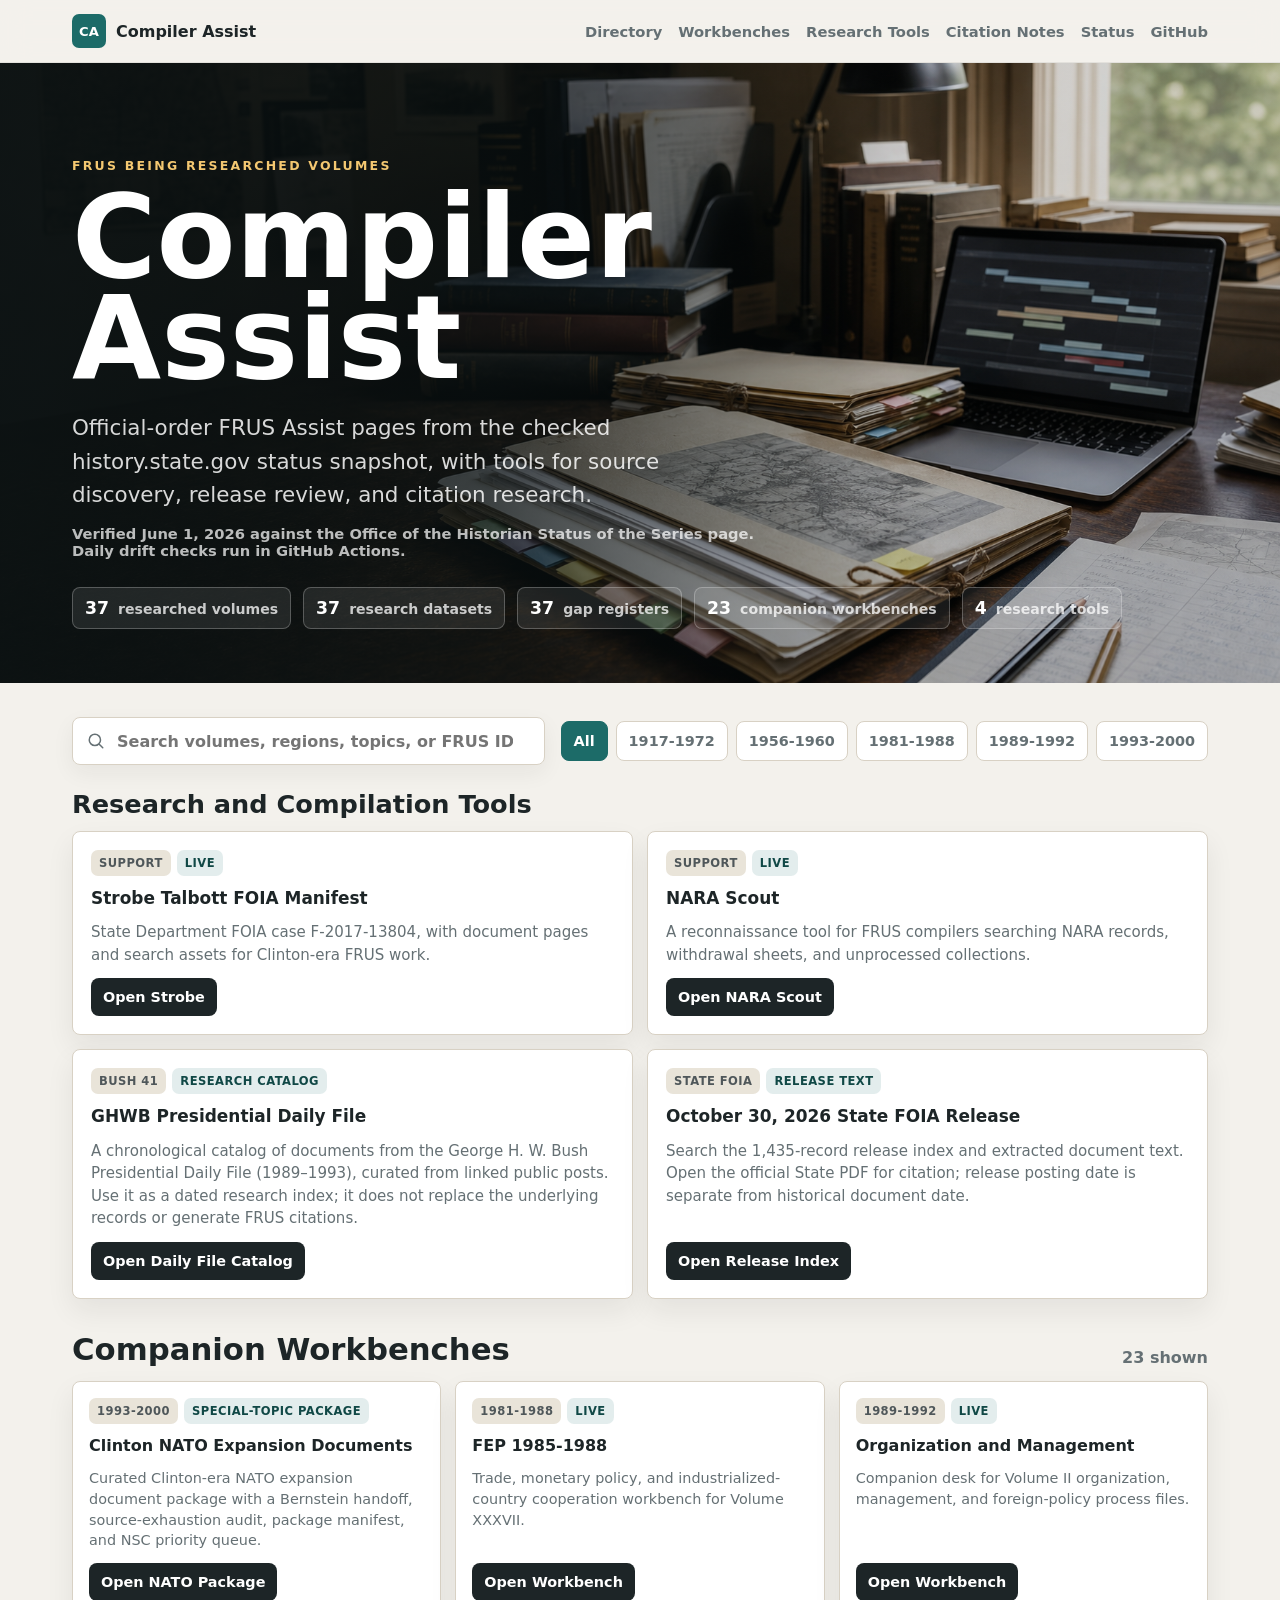
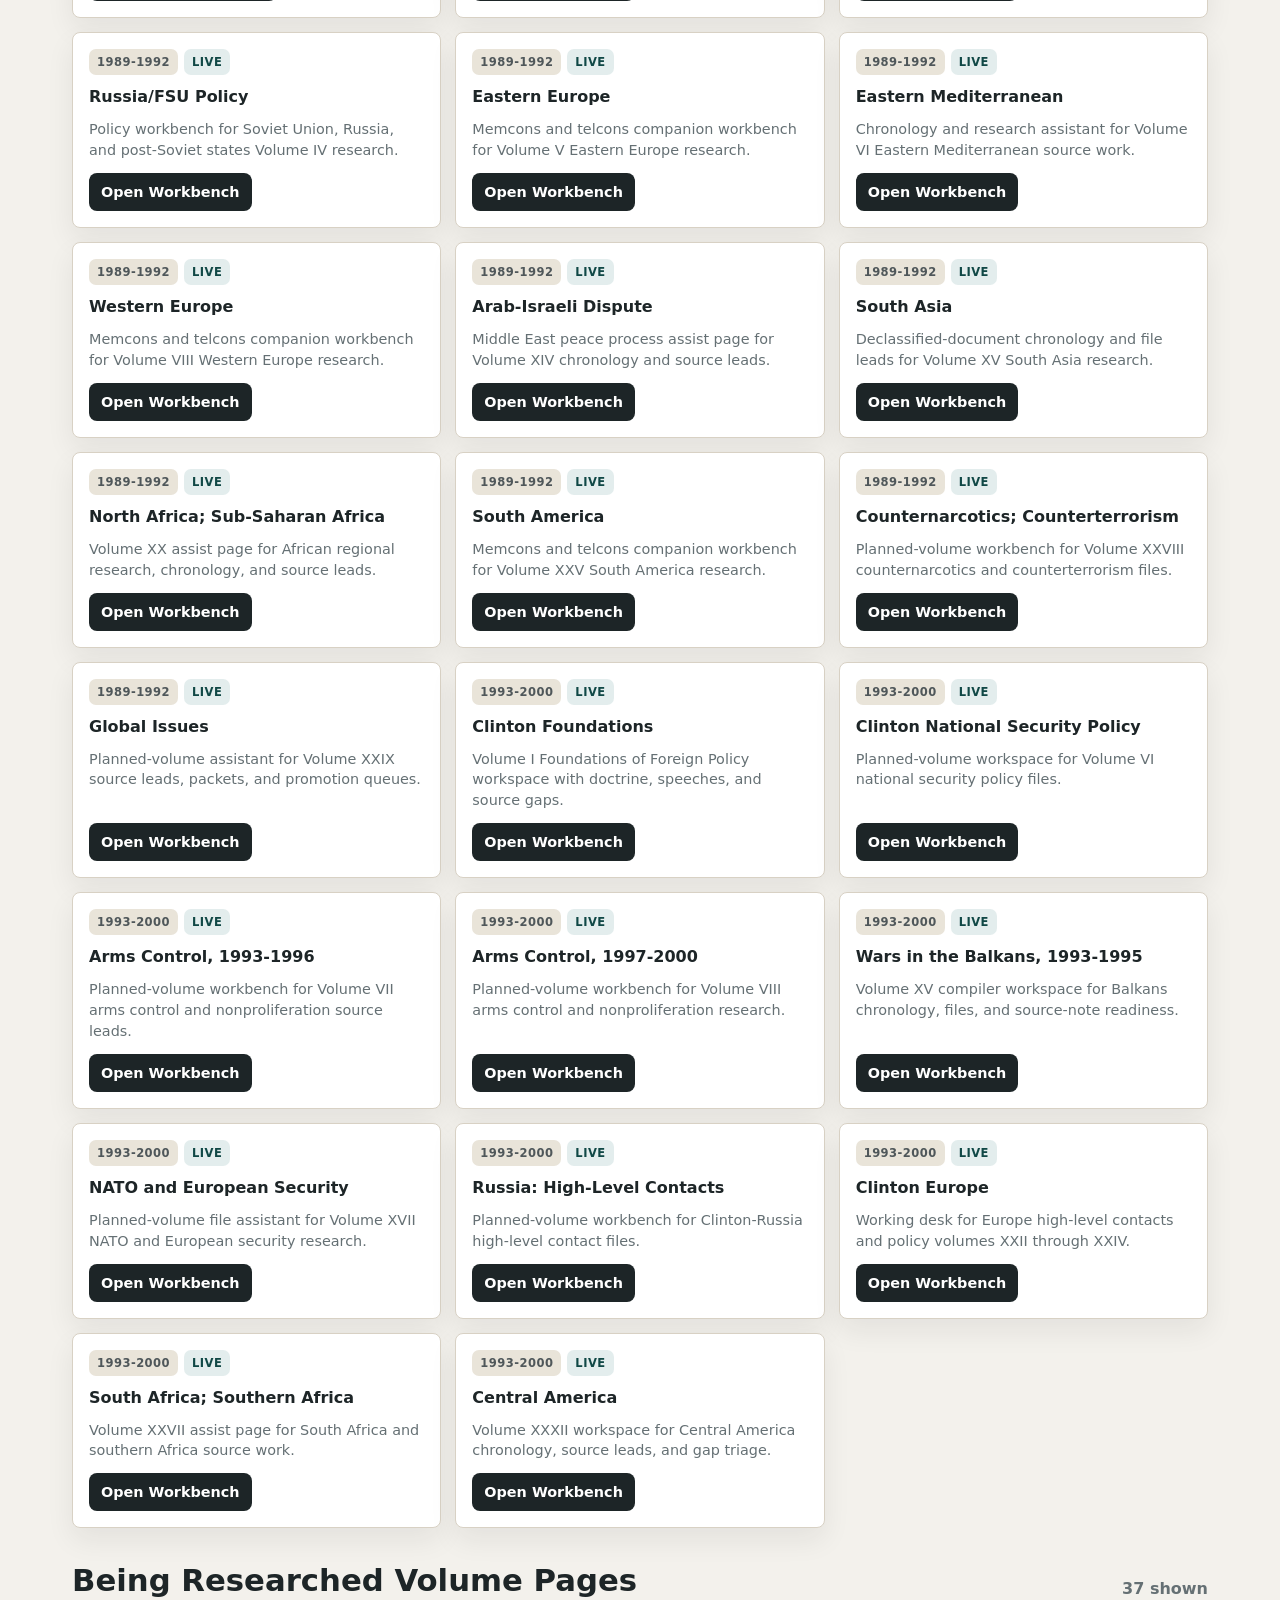
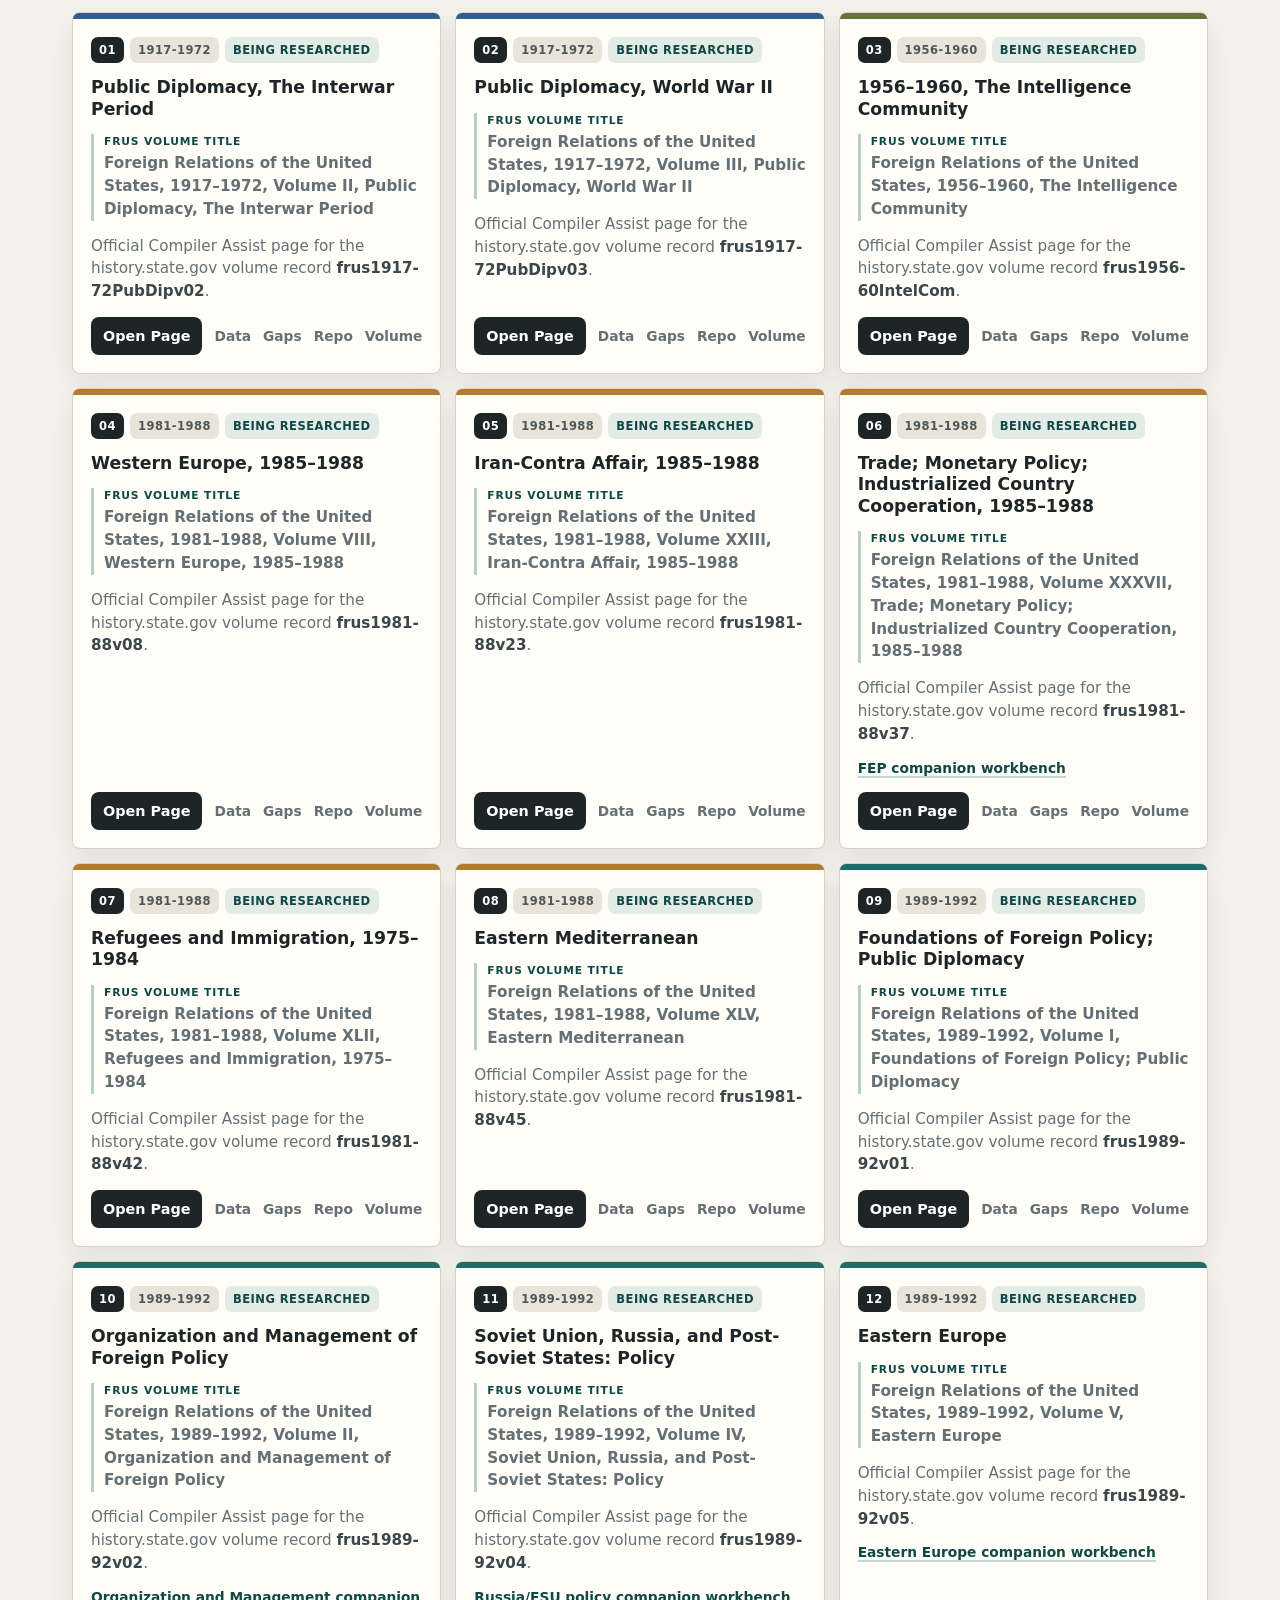
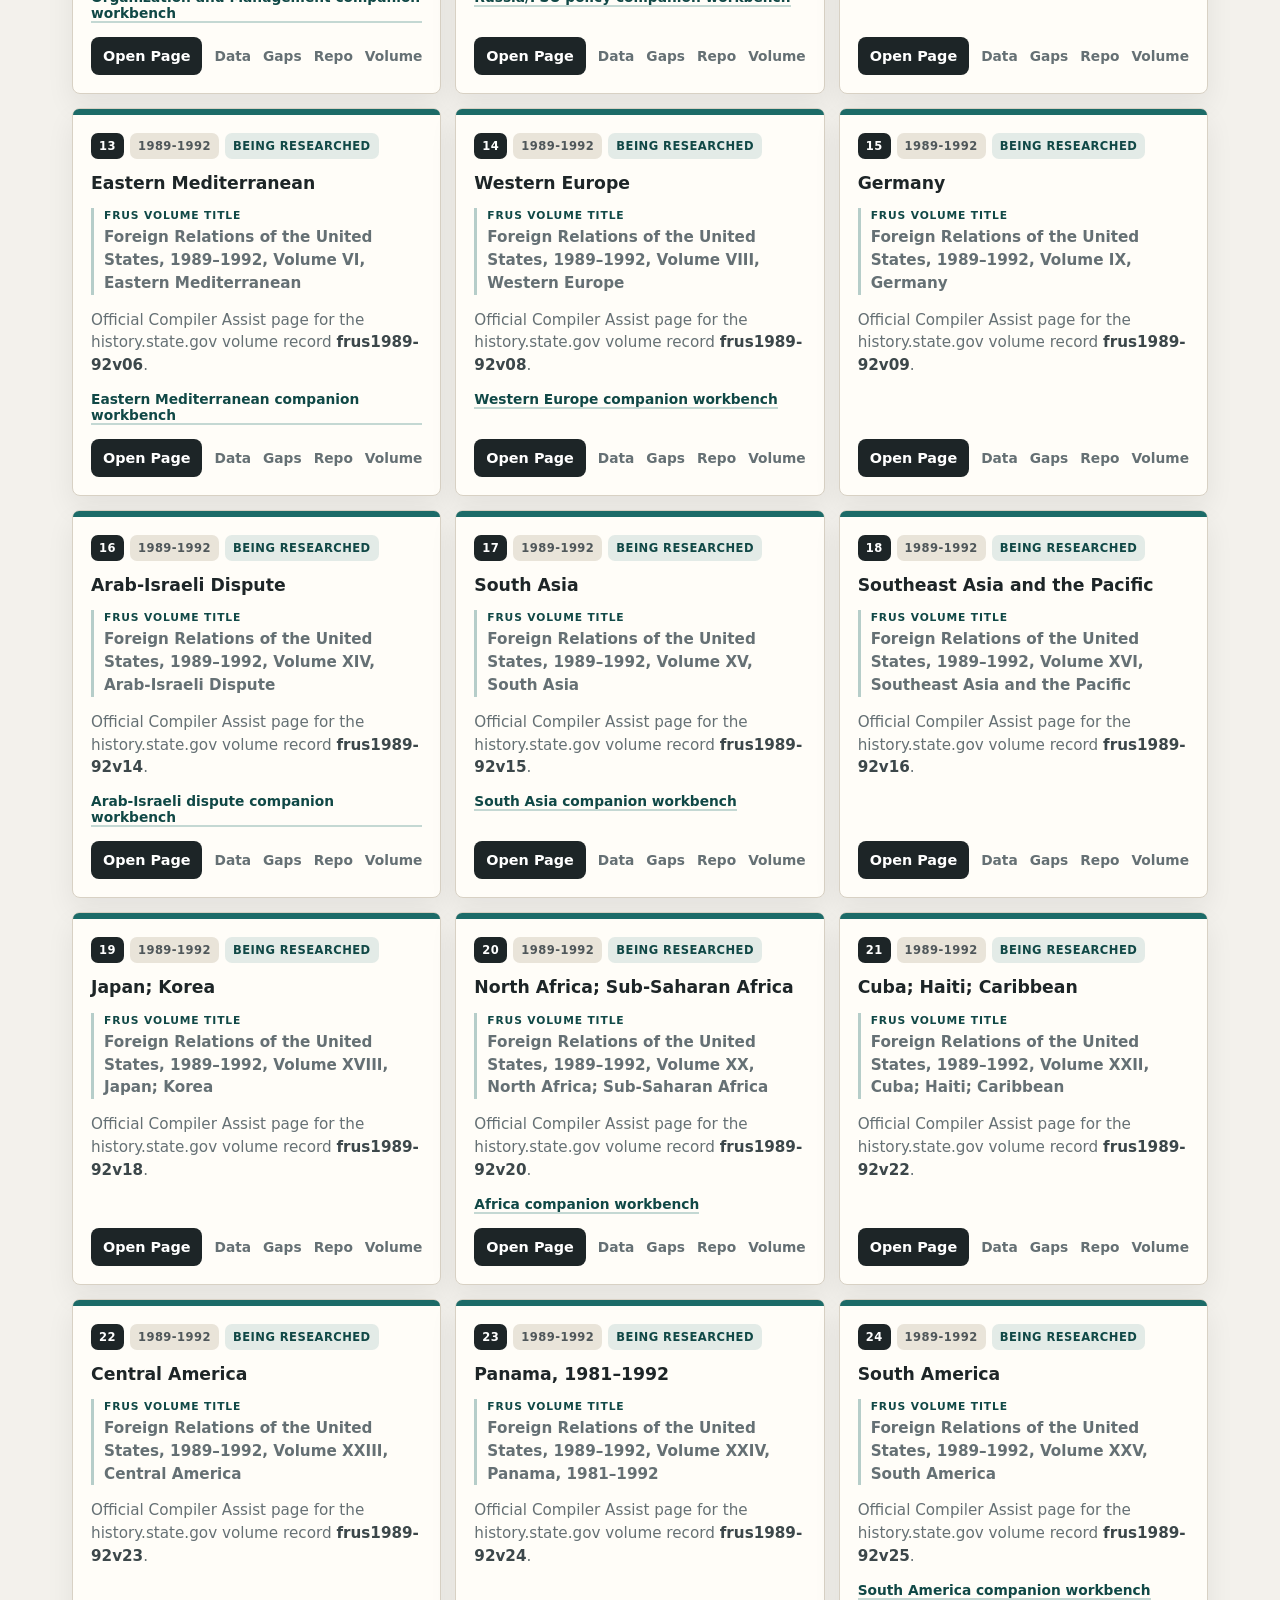
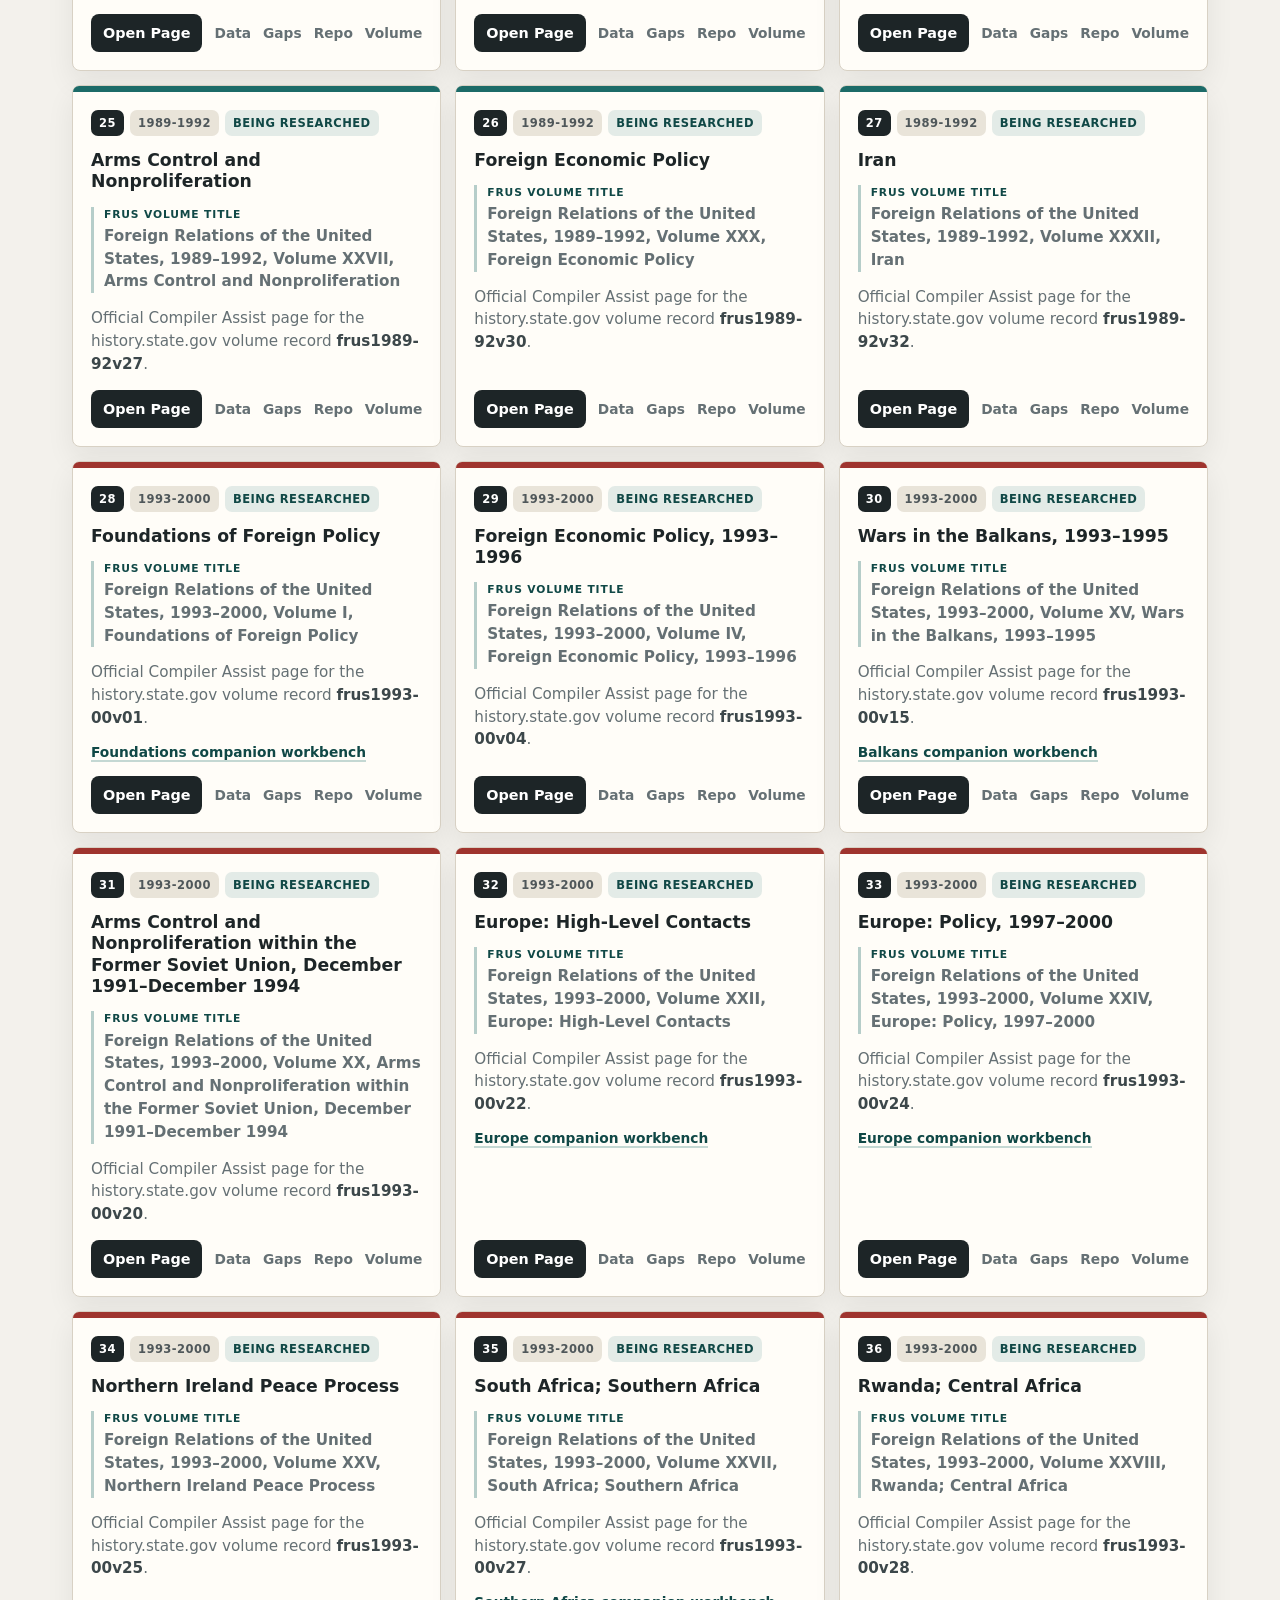
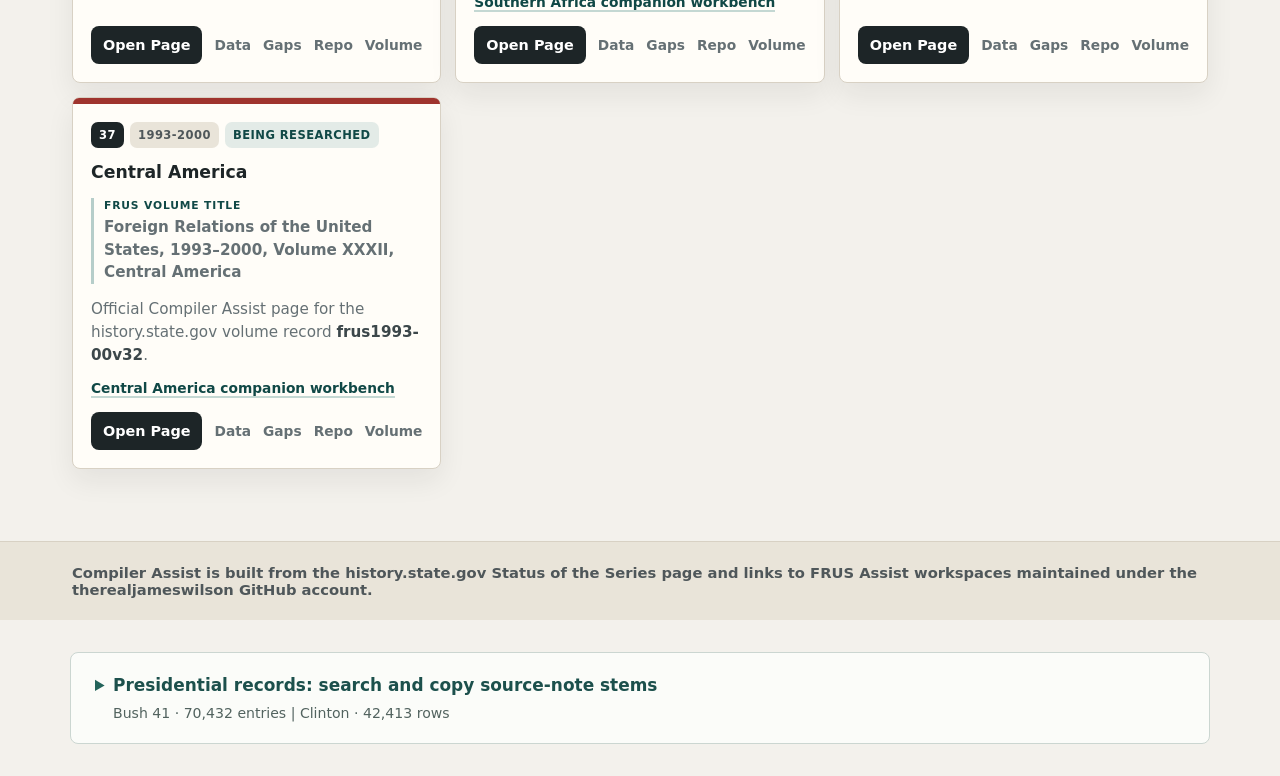
<file: index.html>
<!DOCTYPE html>
<html lang="en">
  <head>
    <meta charset="UTF-8" />
    <meta name="viewport" content="width=device-width, initial-scale=1.0" />
    <title>Compiler Assist</title>
    <meta
      name="description"
      content="Compiler Assist is the main directory for FRUS Assist pages for every volume currently listed as Being Researched on history.state.gov."
    />
    <meta property="og:title" content="Compiler Assist" />
    <meta
      property="og:description"
      content="A central directory for official-order FRUS Assist pages, compiler workspaces, and source-research support."
    />
    <meta property="og:image" content="assets/compiler-assist-hero.png" />
    <style>
      :root {
        --bg: #f3f1ec;
        --surface: #fffdf8;
        --surface-strong: #ffffff;
        --ink: #1d2527;
        --muted: #657074;
        --line: #d8d1c4;
        --teal: #1c6b68;
        --teal-dark: #104846;
        --red: #9f342e;
        --gold: #b27b2d;
        --blue: #315c90;
        --olive: #63733e;
        --shadow: 0 18px 48px rgba(27, 31, 34, 0.12);
      }
      * { box-sizing: border-box; }
      html { scroll-behavior: smooth; }
      body {
        margin: 0;
        overflow-x: hidden;
        background: var(--bg);
        color: var(--ink);
        font-family: Inter, ui-sans-serif, system-ui, -apple-system, BlinkMacSystemFont, "Segoe UI", sans-serif;
      }
      a { color: inherit; }
      .site-header {
        position: sticky;
        top: 0;
        z-index: 20;
        border-bottom: 1px solid rgba(29, 37, 39, 0.08);
        background: rgba(243, 241, 236, 0.92);
        backdrop-filter: blur(14px);
      }
      .nav {
        display: flex;
        align-items: center;
        justify-content: space-between;
        gap: 24px;
        max-width: 1180px;
        margin: 0 auto;
        padding: 14px 22px;
      }
      .brand {
        display: inline-flex;
        align-items: center;
        gap: 10px;
        text-decoration: none;
        font-weight: 800;
        letter-spacing: 0;
      }
      .brand-mark {
        display: grid;
        place-items: center;
        width: 34px;
        height: 34px;
        border-radius: 7px;
        background: var(--teal);
        color: #fff;
        font-size: 0.82rem;
        font-weight: 900;
      }
      .nav-links {
        display: flex;
        align-items: center;
        gap: 16px;
        color: var(--muted);
        font-size: 0.92rem;
        font-weight: 700;
      }
      .nav-links a { text-decoration: none; }
      .nav-links a:hover { color: var(--teal-dark); }
      main { min-height: 100vh; }
      .hero {
        position: relative;
        min-height: min(620px, calc(100vh - 64px));
        overflow: hidden;
        background-image: linear-gradient(90deg, rgba(10, 17, 18, 0.91) 0%, rgba(10, 17, 18, 0.74) 38%, rgba(10, 17, 18, 0.18) 70%), url("assets/compiler-assist-hero.png");
        background-position: center;
        background-size: cover;
        color: #fff;
      }
      .hero-inner {
        display: grid;
        align-content: end;
        max-width: 1180px;
        min-height: min(620px, calc(100vh - 64px));
        margin: 0 auto;
        padding: 88px 22px 54px;
      }
      .kicker {
        margin: 0 0 14px;
        color: #f4c871;
        font-size: 0.78rem;
        font-weight: 900;
        letter-spacing: 0.18em;
        text-transform: uppercase;
      }
      h1 {
        min-width: 0;
        max-width: 780px;
        margin: 0;
        font-size: clamp(3.2rem, 9vw, 7.3rem);
        line-height: 0.88;
        letter-spacing: 0;
      }
      .hero-copy {
        min-width: 0;
        max-width: 690px;
        margin: 22px 0 0;
        color: rgba(255, 255, 255, 0.84);
        font-size: clamp(1.05rem, 1.8vw, 1.34rem);
        line-height: 1.55;
      }
      .sync-note {
        max-width: 690px;
        margin: 14px 0 0;
        color: rgba(255, 255, 255, 0.72);
        font-size: 0.92rem;
        font-weight: 800;
      }
      .stats {
        display: flex;
        flex-wrap: wrap;
        gap: 12px;
        margin-top: 28px;
      }
      .stat {
        display: inline-flex;
        align-items: baseline;
        gap: 9px;
        min-height: 42px;
        border: 1px solid rgba(255, 255, 255, 0.24);
        border-radius: 8px;
        padding: 10px 12px;
        background: rgba(255, 255, 255, 0.09);
      }
      .stat strong { font-size: 1.08rem; }
      .stat span {
        color: rgba(255, 255, 255, 0.76);
        font-size: 0.88rem;
        font-weight: 700;
      }
      .directory {
        max-width: 1180px;
        margin: 0 auto;
        padding: 34px 22px 72px;
      }
      .toolbar {
        display: grid;
        grid-template-columns: minmax(240px, 1fr) auto;
        align-items: center;
        gap: 16px;
        margin-bottom: 22px;
      }
      .search { position: relative; }
      .search input {
        width: 100%;
        min-height: 48px;
        border: 1px solid var(--line);
        border-radius: 8px;
        padding: 0 16px 0 44px;
        background: var(--surface-strong);
        color: var(--ink);
        font: inherit;
        font-weight: 700;
        outline: none;
        box-shadow: 0 8px 22px rgba(27, 31, 34, 0.06);
      }
      .search input:focus {
        border-color: var(--teal);
        box-shadow: 0 0 0 4px rgba(28, 107, 104, 0.14);
      }
      .search svg {
        position: absolute;
        left: 15px;
        top: 50%;
        width: 18px;
        height: 18px;
        transform: translateY(-50%);
        color: var(--muted);
      }
      .filters {
        display: flex;
        flex-wrap: wrap;
        justify-content: flex-end;
        gap: 8px;
      }
      .filter-button {
        min-height: 40px;
        border: 1px solid var(--line);
        border-radius: 8px;
        padding: 0 12px;
        background: var(--surface-strong);
        color: var(--muted);
        font: inherit;
        font-size: 0.9rem;
        font-weight: 800;
        cursor: pointer;
      }
      .filter-button[aria-pressed="true"] {
        border-color: var(--teal);
        background: var(--teal);
        color: #fff;
      }
      .section-heading {
        display: flex;
        align-items: end;
        justify-content: space-between;
        gap: 20px;
        margin: 32px 0 14px;
      }
      .section-heading h2 {
        margin: 0;
        font-size: clamp(1.35rem, 2.4vw, 2rem);
        letter-spacing: 0;
      }
      .section-heading p {
        margin: 0;
        color: var(--muted);
        font-weight: 700;
      }
      .support-tools { margin: 24px 0 30px; }
      .support-tools h2 {
        margin: 0 0 12px;
        font-size: clamp(1.2rem, 2vw, 1.6rem);
        letter-spacing: 0;
      }
      .tool-grid {
        display: grid;
        grid-template-columns: repeat(2, minmax(0, 1fr));
        gap: 14px;
      }
      .tool-card {
        display: flex;
        min-height: 156px;
        flex-direction: column;
        gap: 12px;
        border: 1px solid var(--line);
        border-radius: 8px;
        padding: 18px;
        background: var(--surface-strong);
        box-shadow: 0 12px 28px rgba(27, 31, 34, 0.07);
      }
      .tool-card h3 {
        margin: 0;
        font-size: 1.06rem;
        line-height: 1.25;
      }
      .tool-card p {
        margin: 0;
        color: var(--muted);
        font-size: 0.94rem;
        line-height: 1.5;
      }
      .tool-card .open-link {
        align-self: flex-start;
        margin-top: auto;
      }
      .workbench-section { margin: 28px 0 34px; }
      .workbench-grid {
        display: grid;
        grid-template-columns: repeat(3, minmax(0, 1fr));
        gap: 14px;
      }
      .workbench-card {
        display: flex;
        min-height: 190px;
        flex-direction: column;
        gap: 12px;
        border: 1px solid var(--line);
        border-radius: 8px;
        padding: 16px;
        background: var(--surface-strong);
        box-shadow: 0 12px 28px rgba(27, 31, 34, 0.07);
      }
      .workbench-card[hidden] { display: none; }
      .workbench-card h3 {
        margin: 0;
        font-size: 1rem;
        line-height: 1.25;
      }
      .workbench-card p {
        margin: 0;
        color: var(--muted);
        font-size: 0.9rem;
        line-height: 1.45;
      }
      .workbench-card .open-link {
        align-self: flex-start;
        margin-top: auto;
      }
      .grid {
        display: grid;
        grid-template-columns: repeat(3, minmax(0, 1fr));
        gap: 14px;
      }
      .assist-card {
        display: flex;
        min-height: 300px;
        flex-direction: column;
        border: 1px solid var(--line);
        border-radius: 8px;
        background: var(--surface);
        box-shadow: 0 12px 28px rgba(27, 31, 34, 0.07);
      }
      .assist-card[hidden] { display: none; }
      .card-stripe {
        height: 6px;
        border-radius: 8px 8px 0 0;
        background: var(--teal);
      }
      .assist-card[data-era="1917-1972"] .card-stripe { background: var(--blue); }
      .assist-card[data-era="1956-1960"] .card-stripe { background: var(--olive); }
      .assist-card[data-era="1981-1988"] .card-stripe { background: var(--gold); }
      .assist-card[data-era="1989-1992"] .card-stripe { background: var(--teal); }
      .assist-card[data-era="1993-2000"] .card-stripe { background: var(--red); }
      .card-body {
        display: flex;
        flex: 1;
        flex-direction: column;
        gap: 14px;
        padding: 18px;
      }
      .tags {
        display: flex;
        flex-wrap: wrap;
        gap: 6px;
      }
      .tag {
        display: inline-flex;
        align-items: center;
        min-height: 26px;
        border-radius: 7px;
        padding: 0 8px;
        background: #e9e4d9;
        color: #4f575a;
        font-size: 0.72rem;
        font-weight: 900;
        letter-spacing: 0.04em;
        text-transform: uppercase;
      }
      .tag.order {
        background: var(--ink);
        color: #fff;
      }
      .tag.live {
        background: rgba(28, 107, 104, 0.12);
        color: var(--teal-dark);
      }
      .assist-card h3 {
        margin: 0;
        color: var(--ink);
        font-size: 1.08rem;
        line-height: 1.24;
        letter-spacing: 0;
      }
      .volume-title {
        border-left: 3px solid rgba(28, 107, 104, 0.32);
        padding-left: 10px;
        color: #495356;
        font-size: 0.84rem;
        font-weight: 800;
        line-height: 1.45;
      }
      .volume-title span {
        display: block;
        margin-bottom: 2px;
        color: var(--teal-dark);
        font-size: 0.67rem;
        font-weight: 900;
        letter-spacing: 0.08em;
        text-transform: uppercase;
      }
      .assist-card p {
        margin: 0;
        color: var(--muted);
        font-size: 0.95rem;
        line-height: 1.5;
      }
      .assist-card p strong { color: #3c474a; }
      .companion-link {
        display: inline-flex;
        align-self: flex-start;
        border-bottom: 2px solid rgba(28, 107, 104, 0.26);
        color: var(--teal-dark);
        font-size: 0.86rem;
        font-weight: 900;
        text-decoration: none;
      }
      .companion-link:hover { border-color: var(--teal); }
      .card-footer {
        display: flex;
        flex-wrap: wrap;
        align-items: center;
        justify-content: space-between;
        gap: 12px;
        margin-top: auto;
      }
      .open-link {
        display: inline-flex;
        align-items: center;
        min-height: 38px;
        border-radius: 8px;
        padding: 0 12px;
        background: var(--ink);
        color: #fff;
        text-decoration: none;
        font-size: 0.9rem;
        font-weight: 900;
      }
      .open-link:hover { background: var(--teal-dark); }
      .repo-link {
        color: var(--muted);
        font-size: 0.86rem;
        font-weight: 800;
        text-decoration: none;
      }
      .repo-link:hover { color: var(--teal-dark); }
      .empty {
        display: none;
        border: 1px dashed var(--line);
        border-radius: 8px;
        padding: 28px;
        background: rgba(255, 255, 255, 0.48);
        color: var(--muted);
        font-weight: 800;
        text-align: center;
      }
      .empty.visible { display: block; }
      footer {
        border-top: 1px solid var(--line);
        background: #e9e4d9;
      }
      .footer-inner {
        max-width: 1180px;
        margin: 0 auto;
        padding: 22px;
        color: #4f575a;
        font-size: 0.92rem;
        font-weight: 700;
      }
      @media (max-width: 1020px) {
        .toolbar { grid-template-columns: 1fr; }
        .filters { justify-content: flex-start; }
        .grid, .workbench-grid { grid-template-columns: repeat(2, minmax(0, 1fr)); }
      }
      @media (max-width: 760px) {
        .nav {
          align-items: flex-start;
          flex-direction: column;
          gap: 10px;
        }
        .nav-links {
          width: 100%;
          overflow-x: auto;
          padding-bottom: 2px;
        }
        .hero, .hero-inner { min-height: 560px; }
        .hero-inner, .directory, .toolbar, .filters {
          width: 100%;
          min-width: 0;
          max-width: 100%;
        }
        .hero { background-position: center right 38%; }
        h1 {
          max-width: 7ch;
          font-size: clamp(3rem, 15vw, 4rem);
        }
        .hero-copy {
          width: 346px;
          max-width: calc(100vw - 44px);
          font-size: 1rem;
        }
        .filters {
          display: grid;
          grid-template-columns: repeat(2, minmax(0, 1fr));
          justify-content: flex-start;
        }
        .toolbar, .search, .filters {
          width: 346px;
          max-width: calc(100vw - 44px);
        }
        .filter-button { width: 100%; }
        .stats {
          display: grid;
          grid-template-columns: 1fr;
          max-width: 280px;
        }
        .section-heading {
          align-items: flex-start;
          flex-direction: column;
          gap: 6px;
        }
        .grid, .tool-grid, .workbench-grid { grid-template-columns: 1fr; }
      }
    </style>
  </head>
  <body>
    <header class="site-header">
      <nav class="nav" aria-label="Primary">
        <a class="brand" href="#top" aria-label="Compiler Assist home">
          <span class="brand-mark">CA</span>
          <span>Compiler Assist</span>
        </a>
        <div class="nav-links">
          <a href="#directory">Directory</a>
          <a href="#workbenches">Workbenches</a>
          <a href="#support">Research Tools</a><a href="#citation-resources">Citation Notes</a>
          <a href="https://history.state.gov/historicaldocuments/status-of-the-series" rel="noreferrer">Status</a>
          <a href="https://github.com/therealjameswilson/Compiler-Assist" rel="noreferrer">GitHub</a>
        </div>
      </nav>
    </header>

    <main id="top">
      <section class="hero" aria-label="Compiler Assist">
        <div class="hero-inner">
          <p class="kicker">FRUS Being Researched volumes</p>
          <h1>Compiler Assist</h1>
          <p class="hero-copy">
            Official-order FRUS Assist pages from the checked history.state.gov status snapshot, with tools for source discovery, release review, and citation research.
          </p>
          <p class="sync-note">Verified June 1, 2026 against the Office of the Historian Status of the Series page. Daily drift checks run in GitHub Actions.</p>
          <div class="stats" aria-label="Directory summary">
            <div class="stat"><strong>37</strong><span>researched volumes</span></div>
            <div class="stat"><strong>37</strong><span>research datasets</span></div>
            <div class="stat"><strong>37</strong><span>gap registers</span></div>
            <div class="stat"><strong>23</strong><span>companion workbenches</span></div>
            <div class="stat"><strong>4</strong><span>research tools</span></div>
          </div>
        </div>
      </section>

      <section class="directory" id="directory">
        <div class="toolbar" aria-label="Directory controls">
          <label class="search" for="site-search">
            <svg aria-hidden="true" viewBox="0 0 24 24" fill="none">
              <path d="m21 21-4.35-4.35M10.5 18a7.5 7.5 0 1 1 0-15 7.5 7.5 0 0 1 0 15Z" stroke="currentColor" stroke-width="2" stroke-linecap="round" />
            </svg>
            <input id="site-search" type="search" placeholder="Search volumes, regions, topics, or FRUS IDs" />
          </label>
          <div class="filters" role="group" aria-label="Filter by era">
            <button class="filter-button" type="button" data-filter="all" aria-pressed="true">All</button>
            <button class="filter-button" type="button" data-filter="1917-1972" aria-pressed="false">1917-1972</button>
            <button class="filter-button" type="button" data-filter="1956-1960" aria-pressed="false">1956-1960</button>
            <button class="filter-button" type="button" data-filter="1981-1988" aria-pressed="false">1981-1988</button>
            <button class="filter-button" type="button" data-filter="1989-1992" aria-pressed="false">1989-1992</button>
            <button class="filter-button" type="button" data-filter="1993-2000" aria-pressed="false">1993-2000</button>
          </div>
        </div>

        <section class="support-tools" id="support" aria-labelledby="support-title">
          <h2 id="support-title">Research and Compilation Tools</h2>
          <div class="tool-grid">
            <article class="tool-card">
              <div class="tags"><span class="tag">Support</span><span class="tag live">Live</span></div>
              <h3>Strobe Talbott FOIA Manifest</h3>
              <p>State Department FOIA case F-2017-13804, with document pages and search assets for Clinton-era FRUS work.</p>
              <a class="open-link" href="https://therealjameswilson.github.io/strobe-talbott-foia/" rel="noreferrer">Open Strobe</a>
            </article>
            <article class="tool-card">
              <div class="tags"><span class="tag">Support</span><span class="tag live">Live</span></div>
              <h3>NARA Scout</h3>
              <p>A reconnaissance tool for FRUS compilers searching NARA records, withdrawal sheets, and unprocessed collections.</p>
              <a class="open-link" href="https://therealjameswilson.github.io/nara-scout/" rel="noreferrer">Open NARA Scout</a>
            </article>
            <article class="tool-card">
              <div class="tags"><span class="tag">Bush 41</span><span class="tag live">Research catalog</span></div>
              <h3>GHWB Presidential Daily File</h3>
              <p>A chronological catalog of documents from the George H. W. Bush Presidential Daily File (1989–1993), curated from linked public posts. Use it as a dated research index; it does not replace the underlying records or generate FRUS citations.</p>
              <a class="open-link" href="https://therealjameswilson.github.io/ghwb-presidential-daily-file/" rel="noreferrer">Open Daily File Catalog</a>
            </article>
            <article class="tool-card">
              <div class="tags"><span class="tag">State FOIA</span><span class="tag live">Release text</span></div>
              <h3>October 30, 2026 State FOIA Release</h3>
              <p>Search the 1,435-record release index and extracted document text. Open the official State PDF for citation; release posting date is separate from historical document date.</p>
              <a class="open-link" href="https://october-30-2026-document-release.jagwilson.chatgpt.site" rel="noreferrer">Open Release Index</a>
            </article>
          </div>
        </section>

        <section class="workbench-section" id="workbenches" aria-labelledby="workbench-title">
          <div class="section-heading">
            <h2 id="workbench-title">Companion Workbenches</h2>
            <p><span id="workbench-count">23</span> shown</p>
          </div>
          <div class="workbench-grid" id="workbench-grid">
            <article class="workbench-card" data-era="1993-2000" data-search="1993-2000 clinton nato expansion alliance enlargement bernstein document package source audit">
              <div class="tags"><span class="tag">1993-2000</span><span class="tag live">Special-topic package</span></div>
              <h3>Clinton NATO Expansion Documents</h3>
              <p>Curated Clinton-era NATO expansion document package with a Bernstein handoff, source-exhaustion audit, package manifest, and NSC priority queue.</p>
              <a class="open-link" href="https://therealjameswilson.github.io/Clinton-NATO-Expansion-Documents/" rel="noreferrer">Open NATO Package</a>
            </article>
            <article class="workbench-card" data-era="1981-1988" data-search="1981-1988 volume xxxvii trade monetary policy industrialized country cooperation fep foreign economic policy">
              <div class="tags"><span class="tag">1981-1988</span><span class="tag live">Live</span></div>
              <h3>FEP 1985-1988</h3>
              <p>Trade, monetary policy, and industrialized-country cooperation workbench for Volume XXXVII.</p>
              <a class="open-link" href="https://therealjameswilson.github.io/FEP-85-88/" rel="noreferrer">Open Workbench</a>
            </article>
            <article class="workbench-card" data-era="1989-1992" data-search="1989-1992 volume ii organization management foreign policy org man">
              <div class="tags"><span class="tag">1989-1992</span><span class="tag live">Live</span></div>
              <h3>Organization and Management</h3>
              <p>Companion desk for Volume II organization, management, and foreign-policy process files.</p>
              <a class="open-link" href="https://therealjameswilson.github.io/org-man-89-92/" rel="noreferrer">Open Workbench</a>
            </article>
            <article class="workbench-card" data-era="1989-1992" data-search="1989-1992 volume iv soviet union russia post-soviet states policy fsu">
              <div class="tags"><span class="tag">1989-1992</span><span class="tag live">Live</span></div>
              <h3>Russia/FSU Policy</h3>
              <p>Policy workbench for Soviet Union, Russia, and post-Soviet states Volume IV research.</p>
              <a class="open-link" href="https://therealjameswilson.github.io/89-92-RussiaFSU-Policy/" rel="noreferrer">Open Workbench</a>
            </article>
            <article class="workbench-card" data-era="1989-1992" data-search="1989-1992 volume v eastern europe memcons telcons">
              <div class="tags"><span class="tag">1989-1992</span><span class="tag live">Live</span></div>
              <h3>Eastern Europe</h3>
              <p>Memcons and telcons companion workbench for Volume V Eastern Europe research.</p>
              <a class="open-link" href="https://therealjameswilson.github.io/EE-89-92/" rel="noreferrer">Open Workbench</a>
            </article>
            <article class="workbench-card" data-era="1989-1992" data-search="1989-1992 volume vi eastern mediterranean gct greece cyprus turkey">
              <div class="tags"><span class="tag">1989-1992</span><span class="tag live">Live</span></div>
              <h3>Eastern Mediterranean</h3>
              <p>Chronology and research assistant for Volume VI Eastern Mediterranean source work.</p>
              <a class="open-link" href="https://therealjameswilson.github.io/GCT-89-92/" rel="noreferrer">Open Workbench</a>
            </article>
            <article class="workbench-card" data-era="1989-1992" data-search="1989-1992 volume viii western europe memcons telcons">
              <div class="tags"><span class="tag">1989-1992</span><span class="tag live">Live</span></div>
              <h3>Western Europe</h3>
              <p>Memcons and telcons companion workbench for Volume VIII Western Europe research.</p>
              <a class="open-link" href="https://therealjameswilson.github.io/Bush41-Western-Europe/" rel="noreferrer">Open Workbench</a>
            </article>
            <article class="workbench-card" data-era="1989-1992" data-search="1989-1992 volume xiv arab-israeli dispute mepp middle east peace process">
              <div class="tags"><span class="tag">1989-1992</span><span class="tag live">Live</span></div>
              <h3>Arab-Israeli Dispute</h3>
              <p>Middle East peace process assist page for Volume XIV chronology and source leads.</p>
              <a class="open-link" href="https://therealjameswilson.github.io/Bush41-MEPP/" rel="noreferrer">Open Workbench</a>
            </article>
            <article class="workbench-card" data-era="1989-1992" data-search="1989-1992 volume xv south asia">
              <div class="tags"><span class="tag">1989-1992</span><span class="tag live">Live</span></div>
              <h3>South Asia</h3>
              <p>Declassified-document chronology and file leads for Volume XV South Asia research.</p>
              <a class="open-link" href="https://therealjameswilson.github.io/Bush41-SouthAsia/" rel="noreferrer">Open Workbench</a>
            </article>
            <article class="workbench-card" data-era="1989-1992" data-search="1989-1992 volume xx north africa sub-saharan africa">
              <div class="tags"><span class="tag">1989-1992</span><span class="tag live">Live</span></div>
              <h3>North Africa; Sub-Saharan Africa</h3>
              <p>Volume XX assist page for African regional research, chronology, and source leads.</p>
              <a class="open-link" href="https://therealjameswilson.github.io/NorthAfrica-89-92/" rel="noreferrer">Open Workbench</a>
            </article>
            <article class="workbench-card" data-era="1989-1992" data-search="1989-1992 volume xxv south america latin america memcons telcons">
              <div class="tags"><span class="tag">1989-1992</span><span class="tag live">Live</span></div>
              <h3>South America</h3>
              <p>Memcons and telcons companion workbench for Volume XXV South America research.</p>
              <a class="open-link" href="https://therealjameswilson.github.io/Bush41-LatAm/" rel="noreferrer">Open Workbench</a>
            </article>
            <article class="workbench-card" data-era="1989-1992" data-search="1989-1992 volume xxviii counternarcotics counterterrorism drugs thugs planned">
              <div class="tags"><span class="tag">1989-1992</span><span class="tag live">Live</span></div>
              <h3>Counternarcotics; Counterterrorism</h3>
              <p>Planned-volume workbench for Volume XXVIII counternarcotics and counterterrorism files.</p>
              <a class="open-link" href="https://therealjameswilson.github.io/Bush41-drugs-thugs/" rel="noreferrer">Open Workbench</a>
            </article>
            <article class="workbench-card" data-era="1989-1992" data-search="1989-1992 volume xxix global issues planned united nations multilateral">
              <div class="tags"><span class="tag">1989-1992</span><span class="tag live">Live</span></div>
              <h3>Global Issues</h3>
              <p>Planned-volume assistant for Volume XXIX source leads, packets, and promotion queues.</p>
              <a class="open-link" href="https://therealjameswilson.github.io/global-issues-89-92/" rel="noreferrer">Open Workbench</a>
            </article>
            <article class="workbench-card" data-era="1993-2000" data-search="1993-2000 volume i foundations foreign policy clinton">
              <div class="tags"><span class="tag">1993-2000</span><span class="tag live">Live</span></div>
              <h3>Clinton Foundations</h3>
              <p>Volume I Foundations of Foreign Policy workspace with doctrine, speeches, and source gaps.</p>
              <a class="open-link" href="https://therealjameswilson.github.io/Clinton-Foundations/" rel="noreferrer">Open Workbench</a>
            </article>
            <article class="workbench-card" data-era="1993-2000" data-search="1993-2000 volume vi national security policy clinton nsp planned">
              <div class="tags"><span class="tag">1993-2000</span><span class="tag live">Live</span></div>
              <h3>Clinton National Security Policy</h3>
              <p>Planned-volume workspace for Volume VI national security policy files.</p>
              <a class="open-link" href="https://therealjameswilson.github.io/Clinton-NSP/" rel="noreferrer">Open Workbench</a>
            </article>
            <article class="workbench-card" data-era="1993-2000" data-search="1993-2000 volume vii arms control nonproliferation 1993 1996">
              <div class="tags"><span class="tag">1993-2000</span><span class="tag live">Live</span></div>
              <h3>Arms Control, 1993-1996</h3>
              <p>Planned-volume workbench for Volume VII arms control and nonproliferation source leads.</p>
              <a class="open-link" href="https://therealjameswilson.github.io/Clinton-armscontrol-93-96/" rel="noreferrer">Open Workbench</a>
            </article>
            <article class="workbench-card" data-era="1993-2000" data-search="1993-2000 volume viii arms control nonproliferation 1997 2000">
              <div class="tags"><span class="tag">1993-2000</span><span class="tag live">Live</span></div>
              <h3>Arms Control, 1997-2000</h3>
              <p>Planned-volume workbench for Volume VIII arms control and nonproliferation research.</p>
              <a class="open-link" href="https://therealjameswilson.github.io/armscontrol-97-2000/" rel="noreferrer">Open Workbench</a>
            </article>
            <article class="workbench-card" data-era="1993-2000" data-search="1993-2000 volume xv balkans wars 1993 1995">
              <div class="tags"><span class="tag">1993-2000</span><span class="tag live">Live</span></div>
              <h3>Wars in the Balkans, 1993-1995</h3>
              <p>Volume XV compiler workspace for Balkans chronology, files, and source-note readiness.</p>
              <a class="open-link" href="https://therealjameswilson.github.io/Balkans-93-95/" rel="noreferrer">Open Workbench</a>
            </article>
            <article class="workbench-card" data-era="1993-2000" data-search="1993-2000 volume xvii nato european security planned">
              <div class="tags"><span class="tag">1993-2000</span><span class="tag live">Live</span></div>
              <h3>NATO and European Security</h3>
              <p>Planned-volume file assistant for Volume XVII NATO and European security research.</p>
              <a class="open-link" href="https://therealjameswilson.github.io/Clinton-NATO-European-Security/" rel="noreferrer">Open Workbench</a>
            </article>
            <article class="workbench-card" data-era="1993-2000" data-search="1993-2000 volume xviii russia high-level contacts planned">
              <div class="tags"><span class="tag">1993-2000</span><span class="tag live">Live</span></div>
              <h3>Russia: High-Level Contacts</h3>
              <p>Planned-volume workbench for Clinton-Russia high-level contact files.</p>
              <a class="open-link" href="https://therealjameswilson.github.io/Clinton-Russia-High-Level/" rel="noreferrer">Open Workbench</a>
            </article>
            <article class="workbench-card" data-era="1993-2000" data-search="1993-2000 volume xxii xxiii xxiv europe high-level contacts policy">
              <div class="tags"><span class="tag">1993-2000</span><span class="tag live">Live</span></div>
              <h3>Clinton Europe</h3>
              <p>Working desk for Europe high-level contacts and policy volumes XXII through XXIV.</p>
              <a class="open-link" href="https://therealjameswilson.github.io/Clinton-Europe/" rel="noreferrer">Open Workbench</a>
            </article>
            <article class="workbench-card" data-era="1993-2000" data-search="1993-2000 volume xxvii south africa southern africa">
              <div class="tags"><span class="tag">1993-2000</span><span class="tag live">Live</span></div>
              <h3>South Africa; Southern Africa</h3>
              <p>Volume XXVII assist page for South Africa and southern Africa source work.</p>
              <a class="open-link" href="https://therealjameswilson.github.io/Clinton-South-and-Southern-Africa/" rel="noreferrer">Open Workbench</a>
            </article>
            <article class="workbench-card" data-era="1993-2000" data-search="1993-2000 volume xxxii central america">
              <div class="tags"><span class="tag">1993-2000</span><span class="tag live">Live</span></div>
              <h3>Central America</h3>
              <p>Volume XXXII workspace for Central America chronology, source leads, and gap triage.</p>
              <a class="open-link" href="https://therealjameswilson.github.io/Clinton-CentralAmerica/" rel="noreferrer">Open Workbench</a>
            </article>
          </div>
        </section>

        <div class="section-heading">
          <h2>Being Researched Volume Pages</h2>
          <p><span id="result-count">37</span> shown</p>
        </div>

        <div class="grid" id="assist-grid">
          <article class="assist-card" data-era="1917-1972" data-search="1917-1972, volume ii, public diplomacy, the interwar period frus1917-72pubdipv02 frus-1917-72pubdipv02-assist public diplomacy, the interwar period">
            <div class="card-stripe"></div>
            <div class="card-body">
              <div class="tags"><span class="tag order">01</span><span class="tag">1917-1972</span><span class="tag live">Being Researched</span></div>
              <h3>Public Diplomacy, The Interwar Period</h3>
              <p class="volume-title"><span>FRUS volume title</span>Foreign Relations of the United States, 1917&ndash;1972, Volume II, Public Diplomacy, The Interwar Period</p>
              <p>Official Compiler Assist page for the history.state.gov volume record <strong>frus1917-72PubDipv02</strong>.</p>
              
              <div class="card-footer">
                <a class="open-link" href="https://therealjameswilson.github.io/frus-1917-72pubdipv02-assist/" rel="noreferrer">Open Page</a>
                <a class="repo-link" href="https://therealjameswilson.github.io/frus-1917-72pubdipv02-assist/data/research.json" rel="noreferrer">Data</a>
                <a class="repo-link" href="https://therealjameswilson.github.io/frus-1917-72pubdipv02-assist/reports/gap-register.md" rel="noreferrer">Gaps</a>
                <a class="repo-link" href="https://github.com/therealjameswilson/frus-1917-72pubdipv02-assist" rel="noreferrer">Repo</a>
                <a class="repo-link" href="https://history.state.gov/historicaldocuments/frus1917-72PubDipv02" rel="noreferrer">Volume</a>
              </div>
            </div>
          </article>

          <article class="assist-card" data-era="1917-1972" data-search="1917-1972, volume iii, public diplomacy, world war ii frus1917-72pubdipv03 frus-1917-72pubdipv03-assist public diplomacy, world war ii">
            <div class="card-stripe"></div>
            <div class="card-body">
              <div class="tags"><span class="tag order">02</span><span class="tag">1917-1972</span><span class="tag live">Being Researched</span></div>
              <h3>Public Diplomacy, World War II</h3>
              <p class="volume-title"><span>FRUS volume title</span>Foreign Relations of the United States, 1917&ndash;1972, Volume III, Public Diplomacy, World War II</p>
              <p>Official Compiler Assist page for the history.state.gov volume record <strong>frus1917-72PubDipv03</strong>.</p>
              
              <div class="card-footer">
                <a class="open-link" href="https://therealjameswilson.github.io/frus-1917-72pubdipv03-assist/" rel="noreferrer">Open Page</a>
                <a class="repo-link" href="https://therealjameswilson.github.io/frus-1917-72pubdipv03-assist/data/research.json" rel="noreferrer">Data</a>
                <a class="repo-link" href="https://therealjameswilson.github.io/frus-1917-72pubdipv03-assist/reports/gap-register.md" rel="noreferrer">Gaps</a>
                <a class="repo-link" href="https://github.com/therealjameswilson/frus-1917-72pubdipv03-assist" rel="noreferrer">Repo</a>
                <a class="repo-link" href="https://history.state.gov/historicaldocuments/frus1917-72PubDipv03" rel="noreferrer">Volume</a>
              </div>
            </div>
          </article>

          <article class="assist-card" data-era="1956-1960" data-search="1956-1960, the intelligence community frus1956-60intelcom frus-1956-60intelcom-assist 1956-1960, the intelligence community">
            <div class="card-stripe"></div>
            <div class="card-body">
              <div class="tags"><span class="tag order">03</span><span class="tag">1956-1960</span><span class="tag live">Being Researched</span></div>
              <h3>1956&ndash;1960, The Intelligence Community</h3>
              <p class="volume-title"><span>FRUS volume title</span>Foreign Relations of the United States, 1956&ndash;1960, The Intelligence Community</p>
              <p>Official Compiler Assist page for the history.state.gov volume record <strong>frus1956-60IntelCom</strong>.</p>
              
              <div class="card-footer">
                <a class="open-link" href="https://therealjameswilson.github.io/frus-1956-60intelcom-assist/" rel="noreferrer">Open Page</a>
                <a class="repo-link" href="https://therealjameswilson.github.io/frus-1956-60intelcom-assist/data/research.json" rel="noreferrer">Data</a>
                <a class="repo-link" href="https://therealjameswilson.github.io/frus-1956-60intelcom-assist/reports/gap-register.md" rel="noreferrer">Gaps</a>
                <a class="repo-link" href="https://github.com/therealjameswilson/frus-1956-60intelcom-assist" rel="noreferrer">Repo</a>
                <a class="repo-link" href="https://history.state.gov/historicaldocuments/frus1956-60IntelCom" rel="noreferrer">Volume</a>
              </div>
            </div>
          </article>

          <article class="assist-card" data-era="1981-1988" data-search="1981-1988, volume viii, western europe, 1985-1988 frus1981-88v08 frus-1981-88v08-assist western europe, 1985-1988">
            <div class="card-stripe"></div>
            <div class="card-body">
              <div class="tags"><span class="tag order">04</span><span class="tag">1981-1988</span><span class="tag live">Being Researched</span></div>
              <h3>Western Europe, 1985&ndash;1988</h3>
              <p class="volume-title"><span>FRUS volume title</span>Foreign Relations of the United States, 1981&ndash;1988, Volume VIII, Western Europe, 1985&ndash;1988</p>
              <p>Official Compiler Assist page for the history.state.gov volume record <strong>frus1981-88v08</strong>.</p>
              
              <div class="card-footer">
                <a class="open-link" href="https://therealjameswilson.github.io/frus-1981-88v08-assist/" rel="noreferrer">Open Page</a>
                <a class="repo-link" href="https://therealjameswilson.github.io/frus-1981-88v08-assist/data/research.json" rel="noreferrer">Data</a>
                <a class="repo-link" href="https://therealjameswilson.github.io/frus-1981-88v08-assist/reports/gap-register.md" rel="noreferrer">Gaps</a>
                <a class="repo-link" href="https://github.com/therealjameswilson/frus-1981-88v08-assist" rel="noreferrer">Repo</a>
                <a class="repo-link" href="https://history.state.gov/historicaldocuments/frus1981-88v08" rel="noreferrer">Volume</a>
              </div>
            </div>
          </article>

          <article class="assist-card" data-era="1981-1988" data-search="1981-1988, volume xxiii, iran-contra affair, 1985-1988 frus1981-88v23 frus-1981-88v23-assist iran-contra affair, 1985-1988">
            <div class="card-stripe"></div>
            <div class="card-body">
              <div class="tags"><span class="tag order">05</span><span class="tag">1981-1988</span><span class="tag live">Being Researched</span></div>
              <h3>Iran-Contra Affair, 1985&ndash;1988</h3>
              <p class="volume-title"><span>FRUS volume title</span>Foreign Relations of the United States, 1981&ndash;1988, Volume XXIII, Iran-Contra Affair, 1985&ndash;1988</p>
              <p>Official Compiler Assist page for the history.state.gov volume record <strong>frus1981-88v23</strong>.</p>
              
              <div class="card-footer">
                <a class="open-link" href="https://therealjameswilson.github.io/frus-1981-88v23-assist/" rel="noreferrer">Open Page</a>
                <a class="repo-link" href="https://therealjameswilson.github.io/frus-1981-88v23-assist/data/research.json" rel="noreferrer">Data</a>
                <a class="repo-link" href="https://therealjameswilson.github.io/frus-1981-88v23-assist/reports/gap-register.md" rel="noreferrer">Gaps</a>
                <a class="repo-link" href="https://github.com/therealjameswilson/frus-1981-88v23-assist" rel="noreferrer">Repo</a>
                <a class="repo-link" href="https://history.state.gov/historicaldocuments/frus1981-88v23" rel="noreferrer">Volume</a>
              </div>
            </div>
          </article>

          <article class="assist-card" data-era="1981-1988" data-search="1981-1988, volume xxxvii, trade; monetary policy; industrialized country cooperation, 1985-1988 frus1981-88v37 frus-1981-88v37-assist trade; monetary policy; industrialized country cooperation, 1985-1988">
            <div class="card-stripe"></div>
            <div class="card-body">
              <div class="tags"><span class="tag order">06</span><span class="tag">1981-1988</span><span class="tag live">Being Researched</span></div>
              <h3>Trade; Monetary Policy; Industrialized Country Cooperation, 1985&ndash;1988</h3>
              <p class="volume-title"><span>FRUS volume title</span>Foreign Relations of the United States, 1981&ndash;1988, Volume XXXVII, Trade; Monetary Policy; Industrialized Country Cooperation, 1985&ndash;1988</p>
              <p>Official Compiler Assist page for the history.state.gov volume record <strong>frus1981-88v37</strong>.</p>
              <a class="companion-link" href="https://therealjameswilson.github.io/FEP-85-88/" rel="noreferrer">FEP companion workbench</a>
              
              <div class="card-footer">
                <a class="open-link" href="https://therealjameswilson.github.io/frus-1981-88v37-assist/" rel="noreferrer">Open Page</a>
                <a class="repo-link" href="https://therealjameswilson.github.io/frus-1981-88v37-assist/data/research.json" rel="noreferrer">Data</a>
                <a class="repo-link" href="https://therealjameswilson.github.io/frus-1981-88v37-assist/reports/gap-register.md" rel="noreferrer">Gaps</a>
                <a class="repo-link" href="https://github.com/therealjameswilson/frus-1981-88v37-assist" rel="noreferrer">Repo</a>
                <a class="repo-link" href="https://history.state.gov/historicaldocuments/frus1981-88v37" rel="noreferrer">Volume</a>
              </div>
            </div>
          </article>

          <article class="assist-card" data-era="1981-1988" data-search="1981-1988, volume xlii, refugees and immigration, 1975-1984 frus1981-88v42 frus-1981-88v42-assist refugees and immigration, 1975-1984">
            <div class="card-stripe"></div>
            <div class="card-body">
              <div class="tags"><span class="tag order">07</span><span class="tag">1981-1988</span><span class="tag live">Being Researched</span></div>
              <h3>Refugees and Immigration, 1975&ndash;1984</h3>
              <p class="volume-title"><span>FRUS volume title</span>Foreign Relations of the United States, 1981&ndash;1988, Volume XLII, Refugees and Immigration, 1975&ndash;1984</p>
              <p>Official Compiler Assist page for the history.state.gov volume record <strong>frus1981-88v42</strong>.</p>
              
              <div class="card-footer">
                <a class="open-link" href="https://therealjameswilson.github.io/frus-1981-88v42-assist/" rel="noreferrer">Open Page</a>
                <a class="repo-link" href="https://therealjameswilson.github.io/frus-1981-88v42-assist/data/research.json" rel="noreferrer">Data</a>
                <a class="repo-link" href="https://therealjameswilson.github.io/frus-1981-88v42-assist/reports/gap-register.md" rel="noreferrer">Gaps</a>
                <a class="repo-link" href="https://github.com/therealjameswilson/frus-1981-88v42-assist" rel="noreferrer">Repo</a>
                <a class="repo-link" href="https://history.state.gov/historicaldocuments/frus1981-88v42" rel="noreferrer">Volume</a>
              </div>
            </div>
          </article>

          <article class="assist-card" data-era="1981-1988" data-search="1981-1988, volume xlv, eastern mediterranean frus1981-88v45 frus-1981-88v45-assist eastern mediterranean">
            <div class="card-stripe"></div>
            <div class="card-body">
              <div class="tags"><span class="tag order">08</span><span class="tag">1981-1988</span><span class="tag live">Being Researched</span></div>
              <h3>Eastern Mediterranean</h3>
              <p class="volume-title"><span>FRUS volume title</span>Foreign Relations of the United States, 1981&ndash;1988, Volume XLV, Eastern Mediterranean</p>
              <p>Official Compiler Assist page for the history.state.gov volume record <strong>frus1981-88v45</strong>.</p>
              
              <div class="card-footer">
                <a class="open-link" href="https://therealjameswilson.github.io/frus-1981-88v45-assist/" rel="noreferrer">Open Page</a>
                <a class="repo-link" href="https://therealjameswilson.github.io/frus-1981-88v45-assist/data/research.json" rel="noreferrer">Data</a>
                <a class="repo-link" href="https://therealjameswilson.github.io/frus-1981-88v45-assist/reports/gap-register.md" rel="noreferrer">Gaps</a>
                <a class="repo-link" href="https://github.com/therealjameswilson/frus-1981-88v45-assist" rel="noreferrer">Repo</a>
                <a class="repo-link" href="https://history.state.gov/historicaldocuments/frus1981-88v45" rel="noreferrer">Volume</a>
              </div>
            </div>
          </article>

          <article class="assist-card" data-era="1989-1992" data-search="1989-1992, volume i, foundations of foreign policy; public diplomacy frus1989-92v01 frus-1989-92v01-assist foundations of foreign policy; public diplomacy">
            <div class="card-stripe"></div>
            <div class="card-body">
              <div class="tags"><span class="tag order">09</span><span class="tag">1989-1992</span><span class="tag live">Being Researched</span></div>
              <h3>Foundations of Foreign Policy; Public Diplomacy</h3>
              <p class="volume-title"><span>FRUS volume title</span>Foreign Relations of the United States, 1989&ndash;1992, Volume I, Foundations of Foreign Policy; Public Diplomacy</p>
              <p>Official Compiler Assist page for the history.state.gov volume record <strong>frus1989-92v01</strong>.</p>
              
              <div class="card-footer">
                <a class="open-link" href="https://therealjameswilson.github.io/frus-1989-92v01-assist/" rel="noreferrer">Open Page</a>
                <a class="repo-link" href="https://therealjameswilson.github.io/frus-1989-92v01-assist/data/research.json" rel="noreferrer">Data</a>
                <a class="repo-link" href="https://therealjameswilson.github.io/frus-1989-92v01-assist/reports/gap-register.md" rel="noreferrer">Gaps</a>
                <a class="repo-link" href="https://github.com/therealjameswilson/frus-1989-92v01-assist" rel="noreferrer">Repo</a>
                <a class="repo-link" href="https://history.state.gov/historicaldocuments/frus1989-92v01" rel="noreferrer">Volume</a>
              </div>
            </div>
          </article>

          <article class="assist-card" data-era="1989-1992" data-search="1989-1992, volume ii, organization and management of foreign policy frus1989-92v02 frus-1989-92v02-assist organization and management of foreign policy">
            <div class="card-stripe"></div>
            <div class="card-body">
              <div class="tags"><span class="tag order">10</span><span class="tag">1989-1992</span><span class="tag live">Being Researched</span></div>
              <h3>Organization and Management of Foreign Policy</h3>
              <p class="volume-title"><span>FRUS volume title</span>Foreign Relations of the United States, 1989&ndash;1992, Volume II, Organization and Management of Foreign Policy</p>
              <p>Official Compiler Assist page for the history.state.gov volume record <strong>frus1989-92v02</strong>.</p>
              <a class="companion-link" href="https://therealjameswilson.github.io/org-man-89-92/" rel="noreferrer">Organization and Management companion workbench</a>
              <div class="card-footer">
                <a class="open-link" href="https://therealjameswilson.github.io/frus-1989-92v02-assist/" rel="noreferrer">Open Page</a>
                <a class="repo-link" href="https://therealjameswilson.github.io/frus-1989-92v02-assist/data/research.json" rel="noreferrer">Data</a>
                <a class="repo-link" href="https://therealjameswilson.github.io/frus-1989-92v02-assist/reports/gap-register.md" rel="noreferrer">Gaps</a>
                <a class="repo-link" href="https://github.com/therealjameswilson/frus-1989-92v02-assist" rel="noreferrer">Repo</a>
                <a class="repo-link" href="https://history.state.gov/historicaldocuments/frus1989-92v02" rel="noreferrer">Volume</a>
              </div>
            </div>
          </article>

          <article class="assist-card" data-era="1989-1992" data-search="1989-1992, volume iv, soviet union, russia, and post-soviet states: policy frus1989-92v04 frus-1989-92v04-assist soviet union, russia, and post-soviet states: policy">
            <div class="card-stripe"></div>
            <div class="card-body">
              <div class="tags"><span class="tag order">11</span><span class="tag">1989-1992</span><span class="tag live">Being Researched</span></div>
              <h3>Soviet Union, Russia, and Post-Soviet States: Policy</h3>
              <p class="volume-title"><span>FRUS volume title</span>Foreign Relations of the United States, 1989&ndash;1992, Volume IV, Soviet Union, Russia, and Post-Soviet States: Policy</p>
              <p>Official Compiler Assist page for the history.state.gov volume record <strong>frus1989-92v04</strong>.</p>
              <a class="companion-link" href="https://therealjameswilson.github.io/89-92-RussiaFSU-Policy/" rel="noreferrer">Russia/FSU policy companion workbench</a>
              <div class="card-footer">
                <a class="open-link" href="https://therealjameswilson.github.io/frus-1989-92v04-assist/" rel="noreferrer">Open Page</a>
                <a class="repo-link" href="https://therealjameswilson.github.io/frus-1989-92v04-assist/data/research.json" rel="noreferrer">Data</a>
                <a class="repo-link" href="https://therealjameswilson.github.io/frus-1989-92v04-assist/reports/gap-register.md" rel="noreferrer">Gaps</a>
                <a class="repo-link" href="https://github.com/therealjameswilson/frus-1989-92v04-assist" rel="noreferrer">Repo</a>
                <a class="repo-link" href="https://history.state.gov/historicaldocuments/frus1989-92v04" rel="noreferrer">Volume</a>
              </div>
            </div>
          </article>

          <article class="assist-card" data-era="1989-1992" data-search="1989-1992, volume v, eastern europe frus1989-92v05 frus-1989-92v05-assist eastern europe">
            <div class="card-stripe"></div>
            <div class="card-body">
              <div class="tags"><span class="tag order">12</span><span class="tag">1989-1992</span><span class="tag live">Being Researched</span></div>
              <h3>Eastern Europe</h3>
              <p class="volume-title"><span>FRUS volume title</span>Foreign Relations of the United States, 1989&ndash;1992, Volume V, Eastern Europe</p>
              <p>Official Compiler Assist page for the history.state.gov volume record <strong>frus1989-92v05</strong>.</p>
              <a class="companion-link" href="https://therealjameswilson.github.io/EE-89-92/" rel="noreferrer">Eastern Europe companion workbench</a>
              <div class="card-footer">
                <a class="open-link" href="https://therealjameswilson.github.io/frus-1989-92v05-assist/" rel="noreferrer">Open Page</a>
                <a class="repo-link" href="https://therealjameswilson.github.io/frus-1989-92v05-assist/data/research.json" rel="noreferrer">Data</a>
                <a class="repo-link" href="https://therealjameswilson.github.io/frus-1989-92v05-assist/reports/gap-register.md" rel="noreferrer">Gaps</a>
                <a class="repo-link" href="https://github.com/therealjameswilson/frus-1989-92v05-assist" rel="noreferrer">Repo</a>
                <a class="repo-link" href="https://history.state.gov/historicaldocuments/frus1989-92v05" rel="noreferrer">Volume</a>
              </div>
            </div>
          </article>

          <article class="assist-card" data-era="1989-1992" data-search="1989-1992, volume vi, eastern mediterranean frus1989-92v06 frus-1989-92v06-assist eastern mediterranean">
            <div class="card-stripe"></div>
            <div class="card-body">
              <div class="tags"><span class="tag order">13</span><span class="tag">1989-1992</span><span class="tag live">Being Researched</span></div>
              <h3>Eastern Mediterranean</h3>
              <p class="volume-title"><span>FRUS volume title</span>Foreign Relations of the United States, 1989&ndash;1992, Volume VI, Eastern Mediterranean</p>
              <p>Official Compiler Assist page for the history.state.gov volume record <strong>frus1989-92v06</strong>.</p>
              <a class="companion-link" href="https://therealjameswilson.github.io/GCT-89-92/" rel="noreferrer">Eastern Mediterranean companion workbench</a>
              <div class="card-footer">
                <a class="open-link" href="https://therealjameswilson.github.io/frus-1989-92v06-assist/" rel="noreferrer">Open Page</a>
                <a class="repo-link" href="https://therealjameswilson.github.io/frus-1989-92v06-assist/data/research.json" rel="noreferrer">Data</a>
                <a class="repo-link" href="https://therealjameswilson.github.io/frus-1989-92v06-assist/reports/gap-register.md" rel="noreferrer">Gaps</a>
                <a class="repo-link" href="https://github.com/therealjameswilson/frus-1989-92v06-assist" rel="noreferrer">Repo</a>
                <a class="repo-link" href="https://history.state.gov/historicaldocuments/frus1989-92v06" rel="noreferrer">Volume</a>
              </div>
            </div>
          </article>

          <article class="assist-card" data-era="1989-1992" data-search="1989-1992, volume viii, western europe frus1989-92v08 frus-1989-92v08-assist western europe">
            <div class="card-stripe"></div>
            <div class="card-body">
              <div class="tags"><span class="tag order">14</span><span class="tag">1989-1992</span><span class="tag live">Being Researched</span></div>
              <h3>Western Europe</h3>
              <p class="volume-title"><span>FRUS volume title</span>Foreign Relations of the United States, 1989&ndash;1992, Volume VIII, Western Europe</p>
              <p>Official Compiler Assist page for the history.state.gov volume record <strong>frus1989-92v08</strong>.</p>
              <a class="companion-link" href="https://therealjameswilson.github.io/Bush41-Western-Europe/" rel="noreferrer">Western Europe companion workbench</a>
              <div class="card-footer">
                <a class="open-link" href="https://therealjameswilson.github.io/frus-1989-92v08-assist/" rel="noreferrer">Open Page</a>
                <a class="repo-link" href="https://therealjameswilson.github.io/frus-1989-92v08-assist/data/research.json" rel="noreferrer">Data</a>
                <a class="repo-link" href="https://therealjameswilson.github.io/frus-1989-92v08-assist/reports/gap-register.md" rel="noreferrer">Gaps</a>
                <a class="repo-link" href="https://github.com/therealjameswilson/frus-1989-92v08-assist" rel="noreferrer">Repo</a>
                <a class="repo-link" href="https://history.state.gov/historicaldocuments/frus1989-92v08" rel="noreferrer">Volume</a>
              </div>
            </div>
          </article>

          <article class="assist-card" data-era="1989-1992" data-search="1989-1992, volume ix, germany frus1989-92v09 frus-1989-92v09-assist germany">
            <div class="card-stripe"></div>
            <div class="card-body">
              <div class="tags"><span class="tag order">15</span><span class="tag">1989-1992</span><span class="tag live">Being Researched</span></div>
              <h3>Germany</h3>
              <p class="volume-title"><span>FRUS volume title</span>Foreign Relations of the United States, 1989&ndash;1992, Volume IX, Germany</p>
              <p>Official Compiler Assist page for the history.state.gov volume record <strong>frus1989-92v09</strong>.</p>
              
              <div class="card-footer">
                <a class="open-link" href="https://therealjameswilson.github.io/frus-1989-92v09-assist/" rel="noreferrer">Open Page</a>
                <a class="repo-link" href="https://therealjameswilson.github.io/frus-1989-92v09-assist/data/research.json" rel="noreferrer">Data</a>
                <a class="repo-link" href="https://therealjameswilson.github.io/frus-1989-92v09-assist/reports/gap-register.md" rel="noreferrer">Gaps</a>
                <a class="repo-link" href="https://github.com/therealjameswilson/frus-1989-92v09-assist" rel="noreferrer">Repo</a>
                <a class="repo-link" href="https://history.state.gov/historicaldocuments/frus1989-92v09" rel="noreferrer">Volume</a>
              </div>
            </div>
          </article>

          <article class="assist-card" data-era="1989-1992" data-search="1989-1992, volume xiv, arab-israeli dispute frus1989-92v14 frus-1989-92v14-assist arab-israeli dispute">
            <div class="card-stripe"></div>
            <div class="card-body">
              <div class="tags"><span class="tag order">16</span><span class="tag">1989-1992</span><span class="tag live">Being Researched</span></div>
              <h3>Arab-Israeli Dispute</h3>
              <p class="volume-title"><span>FRUS volume title</span>Foreign Relations of the United States, 1989&ndash;1992, Volume XIV, Arab-Israeli Dispute</p>
              <p>Official Compiler Assist page for the history.state.gov volume record <strong>frus1989-92v14</strong>.</p>
              <a class="companion-link" href="https://therealjameswilson.github.io/Bush41-MEPP/" rel="noreferrer">Arab-Israeli dispute companion workbench</a>
              
              <div class="card-footer">
                <a class="open-link" href="https://therealjameswilson.github.io/frus-1989-92v14-assist/" rel="noreferrer">Open Page</a>
                <a class="repo-link" href="https://therealjameswilson.github.io/frus-1989-92v14-assist/data/research.json" rel="noreferrer">Data</a>
                <a class="repo-link" href="https://therealjameswilson.github.io/frus-1989-92v14-assist/reports/gap-register.md" rel="noreferrer">Gaps</a>
                <a class="repo-link" href="https://github.com/therealjameswilson/frus-1989-92v14-assist" rel="noreferrer">Repo</a>
                <a class="repo-link" href="https://history.state.gov/historicaldocuments/frus1989-92v14" rel="noreferrer">Volume</a>
              </div>
            </div>
          </article>

          <article class="assist-card" data-era="1989-1992" data-search="1989-1992, volume xv, south asia frus1989-92v15 frus-1989-92v15-assist south asia">
            <div class="card-stripe"></div>
            <div class="card-body">
              <div class="tags"><span class="tag order">17</span><span class="tag">1989-1992</span><span class="tag live">Being Researched</span></div>
              <h3>South Asia</h3>
              <p class="volume-title"><span>FRUS volume title</span>Foreign Relations of the United States, 1989&ndash;1992, Volume XV, South Asia</p>
              <p>Official Compiler Assist page for the history.state.gov volume record <strong>frus1989-92v15</strong>.</p>
              <a class="companion-link" href="https://therealjameswilson.github.io/Bush41-SouthAsia/" rel="noreferrer">South Asia companion workbench</a>
              <div class="card-footer">
                <a class="open-link" href="https://therealjameswilson.github.io/frus-1989-92v15-assist/" rel="noreferrer">Open Page</a>
                <a class="repo-link" href="https://therealjameswilson.github.io/frus-1989-92v15-assist/data/research.json" rel="noreferrer">Data</a>
                <a class="repo-link" href="https://therealjameswilson.github.io/frus-1989-92v15-assist/reports/gap-register.md" rel="noreferrer">Gaps</a>
                <a class="repo-link" href="https://github.com/therealjameswilson/frus-1989-92v15-assist" rel="noreferrer">Repo</a>
                <a class="repo-link" href="https://history.state.gov/historicaldocuments/frus1989-92v15" rel="noreferrer">Volume</a>
              </div>
            </div>
          </article>

          <article class="assist-card" data-era="1989-1992" data-search="1989-1992, volume xvi, southeast asia and the pacific frus1989-92v16 frus-1989-92v16-assist southeast asia and the pacific">
            <div class="card-stripe"></div>
            <div class="card-body">
              <div class="tags"><span class="tag order">18</span><span class="tag">1989-1992</span><span class="tag live">Being Researched</span></div>
              <h3>Southeast Asia and the Pacific</h3>
              <p class="volume-title"><span>FRUS volume title</span>Foreign Relations of the United States, 1989&ndash;1992, Volume XVI, Southeast Asia and the Pacific</p>
              <p>Official Compiler Assist page for the history.state.gov volume record <strong>frus1989-92v16</strong>.</p>
              
              <div class="card-footer">
                <a class="open-link" href="https://therealjameswilson.github.io/frus-1989-92v16-assist/" rel="noreferrer">Open Page</a>
                <a class="repo-link" href="https://therealjameswilson.github.io/frus-1989-92v16-assist/data/research.json" rel="noreferrer">Data</a>
                <a class="repo-link" href="https://therealjameswilson.github.io/frus-1989-92v16-assist/reports/gap-register.md" rel="noreferrer">Gaps</a>
                <a class="repo-link" href="https://github.com/therealjameswilson/frus-1989-92v16-assist" rel="noreferrer">Repo</a>
                <a class="repo-link" href="https://history.state.gov/historicaldocuments/frus1989-92v16" rel="noreferrer">Volume</a>
              </div>
            </div>
          </article>

          <article class="assist-card" data-era="1989-1992" data-search="1989-1992, volume xviii, japan; korea frus1989-92v18 frus-1989-92v18-assist japan; korea">
            <div class="card-stripe"></div>
            <div class="card-body">
              <div class="tags"><span class="tag order">19</span><span class="tag">1989-1992</span><span class="tag live">Being Researched</span></div>
              <h3>Japan; Korea</h3>
              <p class="volume-title"><span>FRUS volume title</span>Foreign Relations of the United States, 1989&ndash;1992, Volume XVIII, Japan; Korea</p>
              <p>Official Compiler Assist page for the history.state.gov volume record <strong>frus1989-92v18</strong>.</p>
              
              <div class="card-footer">
                <a class="open-link" href="https://therealjameswilson.github.io/frus-1989-92v18-assist/" rel="noreferrer">Open Page</a>
                <a class="repo-link" href="https://therealjameswilson.github.io/frus-1989-92v18-assist/data/research.json" rel="noreferrer">Data</a>
                <a class="repo-link" href="https://therealjameswilson.github.io/frus-1989-92v18-assist/reports/gap-register.md" rel="noreferrer">Gaps</a>
                <a class="repo-link" href="https://github.com/therealjameswilson/frus-1989-92v18-assist" rel="noreferrer">Repo</a>
                <a class="repo-link" href="https://history.state.gov/historicaldocuments/frus1989-92v18" rel="noreferrer">Volume</a>
              </div>
            </div>
          </article>

          <article class="assist-card" data-era="1989-1992" data-search="1989-1992, volume xx, north africa; sub-saharan africa frus1989-92v20 frus-1989-92v20-assist north africa; sub-saharan africa">
            <div class="card-stripe"></div>
            <div class="card-body">
              <div class="tags"><span class="tag order">20</span><span class="tag">1989-1992</span><span class="tag live">Being Researched</span></div>
              <h3>North Africa; Sub-Saharan Africa</h3>
              <p class="volume-title"><span>FRUS volume title</span>Foreign Relations of the United States, 1989&ndash;1992, Volume XX, North Africa; Sub-Saharan Africa</p>
              <p>Official Compiler Assist page for the history.state.gov volume record <strong>frus1989-92v20</strong>.</p>
              <a class="companion-link" href="https://therealjameswilson.github.io/NorthAfrica-89-92/" rel="noreferrer">Africa companion workbench</a>
              <div class="card-footer">
                <a class="open-link" href="https://therealjameswilson.github.io/frus-1989-92v20-assist/" rel="noreferrer">Open Page</a>
                <a class="repo-link" href="https://therealjameswilson.github.io/frus-1989-92v20-assist/data/research.json" rel="noreferrer">Data</a>
                <a class="repo-link" href="https://therealjameswilson.github.io/frus-1989-92v20-assist/reports/gap-register.md" rel="noreferrer">Gaps</a>
                <a class="repo-link" href="https://github.com/therealjameswilson/frus-1989-92v20-assist" rel="noreferrer">Repo</a>
                <a class="repo-link" href="https://history.state.gov/historicaldocuments/frus1989-92v20" rel="noreferrer">Volume</a>
              </div>
            </div>
          </article>

          <article class="assist-card" data-era="1989-1992" data-search="1989-1992, volume xxii, cuba; haiti; caribbean frus1989-92v22 frus-1989-92v22-assist cuba; haiti; caribbean">
            <div class="card-stripe"></div>
            <div class="card-body">
              <div class="tags"><span class="tag order">21</span><span class="tag">1989-1992</span><span class="tag live">Being Researched</span></div>
              <h3>Cuba; Haiti; Caribbean</h3>
              <p class="volume-title"><span>FRUS volume title</span>Foreign Relations of the United States, 1989&ndash;1992, Volume XXII, Cuba; Haiti; Caribbean</p>
              <p>Official Compiler Assist page for the history.state.gov volume record <strong>frus1989-92v22</strong>.</p>
              
              <div class="card-footer">
                <a class="open-link" href="https://therealjameswilson.github.io/frus-1989-92v22-assist/" rel="noreferrer">Open Page</a>
                <a class="repo-link" href="https://therealjameswilson.github.io/frus-1989-92v22-assist/data/research.json" rel="noreferrer">Data</a>
                <a class="repo-link" href="https://therealjameswilson.github.io/frus-1989-92v22-assist/reports/gap-register.md" rel="noreferrer">Gaps</a>
                <a class="repo-link" href="https://github.com/therealjameswilson/frus-1989-92v22-assist" rel="noreferrer">Repo</a>
                <a class="repo-link" href="https://history.state.gov/historicaldocuments/frus1989-92v22" rel="noreferrer">Volume</a>
              </div>
            </div>
          </article>

          <article class="assist-card" data-era="1989-1992" data-search="1989-1992, volume xxiii, central america frus1989-92v23 frus-1989-92v23-assist central america">
            <div class="card-stripe"></div>
            <div class="card-body">
              <div class="tags"><span class="tag order">22</span><span class="tag">1989-1992</span><span class="tag live">Being Researched</span></div>
              <h3>Central America</h3>
              <p class="volume-title"><span>FRUS volume title</span>Foreign Relations of the United States, 1989&ndash;1992, Volume XXIII, Central America</p>
              <p>Official Compiler Assist page for the history.state.gov volume record <strong>frus1989-92v23</strong>.</p>
              
              <div class="card-footer">
                <a class="open-link" href="https://therealjameswilson.github.io/frus-1989-92v23-assist/" rel="noreferrer">Open Page</a>
                <a class="repo-link" href="https://therealjameswilson.github.io/frus-1989-92v23-assist/data/research.json" rel="noreferrer">Data</a>
                <a class="repo-link" href="https://therealjameswilson.github.io/frus-1989-92v23-assist/reports/gap-register.md" rel="noreferrer">Gaps</a>
                <a class="repo-link" href="https://github.com/therealjameswilson/frus-1989-92v23-assist" rel="noreferrer">Repo</a>
                <a class="repo-link" href="https://history.state.gov/historicaldocuments/frus1989-92v23" rel="noreferrer">Volume</a>
              </div>
            </div>
          </article>

          <article class="assist-card" data-era="1989-1992" data-search="1989-1992, volume xxiv, panama, 1981-1992 frus1989-92v24 frus-1989-92v24-assist panama, 1981-1992">
            <div class="card-stripe"></div>
            <div class="card-body">
              <div class="tags"><span class="tag order">23</span><span class="tag">1989-1992</span><span class="tag live">Being Researched</span></div>
              <h3>Panama, 1981&ndash;1992</h3>
              <p class="volume-title"><span>FRUS volume title</span>Foreign Relations of the United States, 1989&ndash;1992, Volume XXIV, Panama, 1981&ndash;1992</p>
              <p>Official Compiler Assist page for the history.state.gov volume record <strong>frus1989-92v24</strong>.</p>
              
              <div class="card-footer">
                <a class="open-link" href="https://therealjameswilson.github.io/frus-1989-92v24-assist/" rel="noreferrer">Open Page</a>
                <a class="repo-link" href="https://therealjameswilson.github.io/frus-1989-92v24-assist/data/research.json" rel="noreferrer">Data</a>
                <a class="repo-link" href="https://therealjameswilson.github.io/frus-1989-92v24-assist/reports/gap-register.md" rel="noreferrer">Gaps</a>
                <a class="repo-link" href="https://github.com/therealjameswilson/frus-1989-92v24-assist" rel="noreferrer">Repo</a>
                <a class="repo-link" href="https://history.state.gov/historicaldocuments/frus1989-92v24" rel="noreferrer">Volume</a>
              </div>
            </div>
          </article>

          <article class="assist-card" data-era="1989-1992" data-search="1989-1992, volume xxv, south america frus1989-92v25 frus-1989-92v25-assist south america">
            <div class="card-stripe"></div>
            <div class="card-body">
              <div class="tags"><span class="tag order">24</span><span class="tag">1989-1992</span><span class="tag live">Being Researched</span></div>
              <h3>South America</h3>
              <p class="volume-title"><span>FRUS volume title</span>Foreign Relations of the United States, 1989&ndash;1992, Volume XXV, South America</p>
              <p>Official Compiler Assist page for the history.state.gov volume record <strong>frus1989-92v25</strong>.</p>
              <a class="companion-link" href="https://therealjameswilson.github.io/Bush41-LatAm/" rel="noreferrer">South America companion workbench</a>
              <div class="card-footer">
                <a class="open-link" href="https://therealjameswilson.github.io/frus-1989-92v25-assist/" rel="noreferrer">Open Page</a>
                <a class="repo-link" href="https://therealjameswilson.github.io/frus-1989-92v25-assist/data/research.json" rel="noreferrer">Data</a>
                <a class="repo-link" href="https://therealjameswilson.github.io/frus-1989-92v25-assist/reports/gap-register.md" rel="noreferrer">Gaps</a>
                <a class="repo-link" href="https://github.com/therealjameswilson/frus-1989-92v25-assist" rel="noreferrer">Repo</a>
                <a class="repo-link" href="https://history.state.gov/historicaldocuments/frus1989-92v25" rel="noreferrer">Volume</a>
              </div>
            </div>
          </article>

          <article class="assist-card" data-era="1989-1992" data-search="1989-1992, volume xxvii, arms control and nonproliferation frus1989-92v27 frus-1989-92v27-assist arms control and nonproliferation">
            <div class="card-stripe"></div>
            <div class="card-body">
              <div class="tags"><span class="tag order">25</span><span class="tag">1989-1992</span><span class="tag live">Being Researched</span></div>
              <h3>Arms Control and Nonproliferation</h3>
              <p class="volume-title"><span>FRUS volume title</span>Foreign Relations of the United States, 1989&ndash;1992, Volume XXVII, Arms Control and Nonproliferation</p>
              <p>Official Compiler Assist page for the history.state.gov volume record <strong>frus1989-92v27</strong>.</p>
              
              <div class="card-footer">
                <a class="open-link" href="https://therealjameswilson.github.io/frus-1989-92v27-assist/" rel="noreferrer">Open Page</a>
                <a class="repo-link" href="https://therealjameswilson.github.io/frus-1989-92v27-assist/data/research.json" rel="noreferrer">Data</a>
                <a class="repo-link" href="https://therealjameswilson.github.io/frus-1989-92v27-assist/reports/gap-register.md" rel="noreferrer">Gaps</a>
                <a class="repo-link" href="https://github.com/therealjameswilson/frus-1989-92v27-assist" rel="noreferrer">Repo</a>
                <a class="repo-link" href="https://history.state.gov/historicaldocuments/frus1989-92v27" rel="noreferrer">Volume</a>
              </div>
            </div>
          </article>

          <article class="assist-card" data-era="1989-1992" data-search="1989-1992, volume xxx, foreign economic policy frus1989-92v30 frus-1989-92v30-assist foreign economic policy">
            <div class="card-stripe"></div>
            <div class="card-body">
              <div class="tags"><span class="tag order">26</span><span class="tag">1989-1992</span><span class="tag live">Being Researched</span></div>
              <h3>Foreign Economic Policy</h3>
              <p class="volume-title"><span>FRUS volume title</span>Foreign Relations of the United States, 1989&ndash;1992, Volume XXX, Foreign Economic Policy</p>
              <p>Official Compiler Assist page for the history.state.gov volume record <strong>frus1989-92v30</strong>.</p>
              
              <div class="card-footer">
                <a class="open-link" href="https://therealjameswilson.github.io/frus-1989-92v30-assist/" rel="noreferrer">Open Page</a>
                <a class="repo-link" href="https://therealjameswilson.github.io/frus-1989-92v30-assist/data/research.json" rel="noreferrer">Data</a>
                <a class="repo-link" href="https://therealjameswilson.github.io/frus-1989-92v30-assist/reports/gap-register.md" rel="noreferrer">Gaps</a>
                <a class="repo-link" href="https://github.com/therealjameswilson/frus-1989-92v30-assist" rel="noreferrer">Repo</a>
                <a class="repo-link" href="https://history.state.gov/historicaldocuments/frus1989-92v30" rel="noreferrer">Volume</a>
              </div>
            </div>
          </article>

          <article class="assist-card" data-era="1989-1992" data-search="1989-1992, volume xxxii, iran frus1989-92v32 frus-1989-92v32-assist iran">
            <div class="card-stripe"></div>
            <div class="card-body">
              <div class="tags"><span class="tag order">27</span><span class="tag">1989-1992</span><span class="tag live">Being Researched</span></div>
              <h3>Iran</h3>
              <p class="volume-title"><span>FRUS volume title</span>Foreign Relations of the United States, 1989&ndash;1992, Volume XXXII, Iran</p>
              <p>Official Compiler Assist page for the history.state.gov volume record <strong>frus1989-92v32</strong>.</p>
              
              <div class="card-footer">
                <a class="open-link" href="https://therealjameswilson.github.io/frus-1989-92v32-assist/" rel="noreferrer">Open Page</a>
                <a class="repo-link" href="https://therealjameswilson.github.io/frus-1989-92v32-assist/data/research.json" rel="noreferrer">Data</a>
                <a class="repo-link" href="https://therealjameswilson.github.io/frus-1989-92v32-assist/reports/gap-register.md" rel="noreferrer">Gaps</a>
                <a class="repo-link" href="https://github.com/therealjameswilson/frus-1989-92v32-assist" rel="noreferrer">Repo</a>
                <a class="repo-link" href="https://history.state.gov/historicaldocuments/frus1989-92v32" rel="noreferrer">Volume</a>
              </div>
            </div>
          </article>

          <article class="assist-card" data-era="1993-2000" data-search="1993-2000, volume i, foundations of foreign policy frus1993-00v01 frus-1993-00v01-assist foundations of foreign policy">
            <div class="card-stripe"></div>
            <div class="card-body">
              <div class="tags"><span class="tag order">28</span><span class="tag">1993-2000</span><span class="tag live">Being Researched</span></div>
              <h3>Foundations of Foreign Policy</h3>
              <p class="volume-title"><span>FRUS volume title</span>Foreign Relations of the United States, 1993&ndash;2000, Volume I, Foundations of Foreign Policy</p>
              <p>Official Compiler Assist page for the history.state.gov volume record <strong>frus1993-00v01</strong>.</p>
              <a class="companion-link" href="https://therealjameswilson.github.io/Clinton-Foundations/" rel="noreferrer">Foundations companion workbench</a>
              <div class="card-footer">
                <a class="open-link" href="https://therealjameswilson.github.io/frus-1993-00v01-assist/" rel="noreferrer">Open Page</a>
                <a class="repo-link" href="https://therealjameswilson.github.io/frus-1993-00v01-assist/data/research.json" rel="noreferrer">Data</a>
                <a class="repo-link" href="https://therealjameswilson.github.io/frus-1993-00v01-assist/reports/gap-register.md" rel="noreferrer">Gaps</a>
                <a class="repo-link" href="https://github.com/therealjameswilson/frus-1993-00v01-assist" rel="noreferrer">Repo</a>
                <a class="repo-link" href="https://history.state.gov/historicaldocuments/frus1993-00v01" rel="noreferrer">Volume</a>
              </div>
            </div>
          </article>

          <article class="assist-card" data-era="1993-2000" data-search="1993-2000, volume iv, foreign economic policy, 1993-1996 frus1993-00v04 frus-1993-00v04-assist foreign economic policy, 1993-1996">
            <div class="card-stripe"></div>
            <div class="card-body">
              <div class="tags"><span class="tag order">29</span><span class="tag">1993-2000</span><span class="tag live">Being Researched</span></div>
              <h3>Foreign Economic Policy, 1993&ndash;1996</h3>
              <p class="volume-title"><span>FRUS volume title</span>Foreign Relations of the United States, 1993&ndash;2000, Volume IV, Foreign Economic Policy, 1993&ndash;1996</p>
              <p>Official Compiler Assist page for the history.state.gov volume record <strong>frus1993-00v04</strong>.</p>
              
              <div class="card-footer">
                <a class="open-link" href="https://therealjameswilson.github.io/frus-1993-00v04-assist/" rel="noreferrer">Open Page</a>
                <a class="repo-link" href="https://therealjameswilson.github.io/frus-1993-00v04-assist/data/research.json" rel="noreferrer">Data</a>
                <a class="repo-link" href="https://therealjameswilson.github.io/frus-1993-00v04-assist/reports/gap-register.md" rel="noreferrer">Gaps</a>
                <a class="repo-link" href="https://github.com/therealjameswilson/frus-1993-00v04-assist" rel="noreferrer">Repo</a>
                <a class="repo-link" href="https://history.state.gov/historicaldocuments/frus1993-00v04" rel="noreferrer">Volume</a>
              </div>
            </div>
          </article>

          <article class="assist-card" data-era="1993-2000" data-search="1993-2000, volume xv, wars in the balkans, 1993-1995 frus1993-00v15 frus-1993-00v15-assist wars in the balkans, 1993-1995">
            <div class="card-stripe"></div>
            <div class="card-body">
              <div class="tags"><span class="tag order">30</span><span class="tag">1993-2000</span><span class="tag live">Being Researched</span></div>
              <h3>Wars in the Balkans, 1993&ndash;1995</h3>
              <p class="volume-title"><span>FRUS volume title</span>Foreign Relations of the United States, 1993&ndash;2000, Volume XV, Wars in the Balkans, 1993&ndash;1995</p>
              <p>Official Compiler Assist page for the history.state.gov volume record <strong>frus1993-00v15</strong>.</p>
              <a class="companion-link" href="https://therealjameswilson.github.io/Balkans-93-95/" rel="noreferrer">Balkans companion workbench</a>
              <div class="card-footer">
                <a class="open-link" href="https://therealjameswilson.github.io/frus-1993-00v15-assist/" rel="noreferrer">Open Page</a>
                <a class="repo-link" href="https://therealjameswilson.github.io/frus-1993-00v15-assist/data/research.json" rel="noreferrer">Data</a>
                <a class="repo-link" href="https://therealjameswilson.github.io/frus-1993-00v15-assist/reports/gap-register.md" rel="noreferrer">Gaps</a>
                <a class="repo-link" href="https://github.com/therealjameswilson/frus-1993-00v15-assist" rel="noreferrer">Repo</a>
                <a class="repo-link" href="https://history.state.gov/historicaldocuments/frus1993-00v15" rel="noreferrer">Volume</a>
              </div>
            </div>
          </article>

          <article class="assist-card" data-era="1993-2000" data-search="1993-2000, volume xx, arms control and nonproliferation within the former soviet union, december 1991-december 1994 frus1993-00v20 frus-1993-00v20-assist arms control and nonproliferation within the former soviet union, december 1991-december 1994">
            <div class="card-stripe"></div>
            <div class="card-body">
              <div class="tags"><span class="tag order">31</span><span class="tag">1993-2000</span><span class="tag live">Being Researched</span></div>
              <h3>Arms Control and Nonproliferation within the Former Soviet Union, December 1991&ndash;December 1994</h3>
              <p class="volume-title"><span>FRUS volume title</span>Foreign Relations of the United States, 1993&ndash;2000, Volume XX, Arms Control and Nonproliferation within the Former Soviet Union, December 1991&ndash;December 1994</p>
              <p>Official Compiler Assist page for the history.state.gov volume record <strong>frus1993-00v20</strong>.</p>
              
              <div class="card-footer">
                <a class="open-link" href="https://therealjameswilson.github.io/frus-1993-00v20-assist/" rel="noreferrer">Open Page</a>
                <a class="repo-link" href="https://therealjameswilson.github.io/frus-1993-00v20-assist/data/research.json" rel="noreferrer">Data</a>
                <a class="repo-link" href="https://therealjameswilson.github.io/frus-1993-00v20-assist/reports/gap-register.md" rel="noreferrer">Gaps</a>
                <a class="repo-link" href="https://github.com/therealjameswilson/frus-1993-00v20-assist" rel="noreferrer">Repo</a>
                <a class="repo-link" href="https://history.state.gov/historicaldocuments/frus1993-00v20" rel="noreferrer">Volume</a>
              </div>
            </div>
          </article>

          <article class="assist-card" data-era="1993-2000" data-search="1993-2000, volume xxii, europe: high-level contacts frus1993-00v22 frus-1993-00v22-assist europe: high-level contacts">
            <div class="card-stripe"></div>
            <div class="card-body">
              <div class="tags"><span class="tag order">32</span><span class="tag">1993-2000</span><span class="tag live">Being Researched</span></div>
              <h3>Europe: High-Level Contacts</h3>
              <p class="volume-title"><span>FRUS volume title</span>Foreign Relations of the United States, 1993&ndash;2000, Volume XXII, Europe: High-Level Contacts</p>
              <p>Official Compiler Assist page for the history.state.gov volume record <strong>frus1993-00v22</strong>.</p>
              <a class="companion-link" href="https://therealjameswilson.github.io/Clinton-Europe/" rel="noreferrer">Europe companion workbench</a>
              <div class="card-footer">
                <a class="open-link" href="https://therealjameswilson.github.io/frus-1993-00v22-assist/" rel="noreferrer">Open Page</a>
                <a class="repo-link" href="https://therealjameswilson.github.io/frus-1993-00v22-assist/data/research.json" rel="noreferrer">Data</a>
                <a class="repo-link" href="https://therealjameswilson.github.io/frus-1993-00v22-assist/reports/gap-register.md" rel="noreferrer">Gaps</a>
                <a class="repo-link" href="https://github.com/therealjameswilson/frus-1993-00v22-assist" rel="noreferrer">Repo</a>
                <a class="repo-link" href="https://history.state.gov/historicaldocuments/frus1993-00v22" rel="noreferrer">Volume</a>
              </div>
            </div>
          </article>

          <article class="assist-card" data-era="1993-2000" data-search="1993-2000, volume xxiv, europe: policy, 1997-2000 frus1993-00v24 frus-1993-00v24-assist europe: policy, 1997-2000">
            <div class="card-stripe"></div>
            <div class="card-body">
              <div class="tags"><span class="tag order">33</span><span class="tag">1993-2000</span><span class="tag live">Being Researched</span></div>
              <h3>Europe: Policy, 1997&ndash;2000</h3>
              <p class="volume-title"><span>FRUS volume title</span>Foreign Relations of the United States, 1993&ndash;2000, Volume XXIV, Europe: Policy, 1997&ndash;2000</p>
              <p>Official Compiler Assist page for the history.state.gov volume record <strong>frus1993-00v24</strong>.</p>
              <a class="companion-link" href="https://therealjameswilson.github.io/Clinton-Europe/" rel="noreferrer">Europe companion workbench</a>
              <div class="card-footer">
                <a class="open-link" href="https://therealjameswilson.github.io/frus-1993-00v24-assist/" rel="noreferrer">Open Page</a>
                <a class="repo-link" href="https://therealjameswilson.github.io/frus-1993-00v24-assist/data/research.json" rel="noreferrer">Data</a>
                <a class="repo-link" href="https://therealjameswilson.github.io/frus-1993-00v24-assist/reports/gap-register.md" rel="noreferrer">Gaps</a>
                <a class="repo-link" href="https://github.com/therealjameswilson/frus-1993-00v24-assist" rel="noreferrer">Repo</a>
                <a class="repo-link" href="https://history.state.gov/historicaldocuments/frus1993-00v24" rel="noreferrer">Volume</a>
              </div>
            </div>
          </article>

          <article class="assist-card" data-era="1993-2000" data-search="1993-2000, volume xxv, northern ireland peace process frus1993-00v25 frus-1993-00v25-assist northern ireland peace process">
            <div class="card-stripe"></div>
            <div class="card-body">
              <div class="tags"><span class="tag order">34</span><span class="tag">1993-2000</span><span class="tag live">Being Researched</span></div>
              <h3>Northern Ireland Peace Process</h3>
              <p class="volume-title"><span>FRUS volume title</span>Foreign Relations of the United States, 1993&ndash;2000, Volume XXV, Northern Ireland Peace Process</p>
              <p>Official Compiler Assist page for the history.state.gov volume record <strong>frus1993-00v25</strong>.</p>
              
              <div class="card-footer">
                <a class="open-link" href="https://therealjameswilson.github.io/frus-1993-00v25-assist/" rel="noreferrer">Open Page</a>
                <a class="repo-link" href="https://therealjameswilson.github.io/frus-1993-00v25-assist/data/research.json" rel="noreferrer">Data</a>
                <a class="repo-link" href="https://therealjameswilson.github.io/frus-1993-00v25-assist/reports/gap-register.md" rel="noreferrer">Gaps</a>
                <a class="repo-link" href="https://github.com/therealjameswilson/frus-1993-00v25-assist" rel="noreferrer">Repo</a>
                <a class="repo-link" href="https://history.state.gov/historicaldocuments/frus1993-00v25" rel="noreferrer">Volume</a>
              </div>
            </div>
          </article>

          <article class="assist-card" data-era="1993-2000" data-search="1993-2000, volume xxvii, south africa; southern africa frus1993-00v27 frus-1993-00v27-assist south africa; southern africa">
            <div class="card-stripe"></div>
            <div class="card-body">
              <div class="tags"><span class="tag order">35</span><span class="tag">1993-2000</span><span class="tag live">Being Researched</span></div>
              <h3>South Africa; Southern Africa</h3>
              <p class="volume-title"><span>FRUS volume title</span>Foreign Relations of the United States, 1993&ndash;2000, Volume XXVII, South Africa; Southern Africa</p>
              <p>Official Compiler Assist page for the history.state.gov volume record <strong>frus1993-00v27</strong>.</p>
              <a class="companion-link" href="https://therealjameswilson.github.io/Clinton-South-and-Southern-Africa/" rel="noreferrer">Southern Africa companion workbench</a>
              <div class="card-footer">
                <a class="open-link" href="https://therealjameswilson.github.io/frus-1993-00v27-assist/" rel="noreferrer">Open Page</a>
                <a class="repo-link" href="https://therealjameswilson.github.io/frus-1993-00v27-assist/data/research.json" rel="noreferrer">Data</a>
                <a class="repo-link" href="https://therealjameswilson.github.io/frus-1993-00v27-assist/reports/gap-register.md" rel="noreferrer">Gaps</a>
                <a class="repo-link" href="https://github.com/therealjameswilson/frus-1993-00v27-assist" rel="noreferrer">Repo</a>
                <a class="repo-link" href="https://history.state.gov/historicaldocuments/frus1993-00v27" rel="noreferrer">Volume</a>
              </div>
            </div>
          </article>

          <article class="assist-card" data-era="1993-2000" data-search="1993-2000, volume xxviii, rwanda; central africa frus1993-00v28 frus-1993-00v28-assist rwanda; central africa">
            <div class="card-stripe"></div>
            <div class="card-body">
              <div class="tags"><span class="tag order">36</span><span class="tag">1993-2000</span><span class="tag live">Being Researched</span></div>
              <h3>Rwanda; Central Africa</h3>
              <p class="volume-title"><span>FRUS volume title</span>Foreign Relations of the United States, 1993&ndash;2000, Volume XXVIII, Rwanda; Central Africa</p>
              <p>Official Compiler Assist page for the history.state.gov volume record <strong>frus1993-00v28</strong>.</p>
              
              <div class="card-footer">
                <a class="open-link" href="https://therealjameswilson.github.io/frus-1993-00v28-assist/" rel="noreferrer">Open Page</a>
                <a class="repo-link" href="https://therealjameswilson.github.io/frus-1993-00v28-assist/data/research.json" rel="noreferrer">Data</a>
                <a class="repo-link" href="https://therealjameswilson.github.io/frus-1993-00v28-assist/reports/gap-register.md" rel="noreferrer">Gaps</a>
                <a class="repo-link" href="https://github.com/therealjameswilson/frus-1993-00v28-assist" rel="noreferrer">Repo</a>
                <a class="repo-link" href="https://history.state.gov/historicaldocuments/frus1993-00v28" rel="noreferrer">Volume</a>
              </div>
            </div>
          </article>

          <article class="assist-card" data-era="1993-2000" data-search="1993-2000, volume xxxii, central america frus1993-00v32 frus-1993-00v32-assist central america">
            <div class="card-stripe"></div>
            <div class="card-body">
              <div class="tags"><span class="tag order">37</span><span class="tag">1993-2000</span><span class="tag live">Being Researched</span></div>
              <h3>Central America</h3>
              <p class="volume-title"><span>FRUS volume title</span>Foreign Relations of the United States, 1993&ndash;2000, Volume XXXII, Central America</p>
              <p>Official Compiler Assist page for the history.state.gov volume record <strong>frus1993-00v32</strong>.</p>
              <a class="companion-link" href="https://therealjameswilson.github.io/Clinton-CentralAmerica/" rel="noreferrer">Central America companion workbench</a>
              <div class="card-footer">
                <a class="open-link" href="https://therealjameswilson.github.io/frus-1993-00v32-assist/" rel="noreferrer">Open Page</a>
                <a class="repo-link" href="https://therealjameswilson.github.io/frus-1993-00v32-assist/data/research.json" rel="noreferrer">Data</a>
                <a class="repo-link" href="https://therealjameswilson.github.io/frus-1993-00v32-assist/reports/gap-register.md" rel="noreferrer">Gaps</a>
                <a class="repo-link" href="https://github.com/therealjameswilson/frus-1993-00v32-assist" rel="noreferrer">Repo</a>
                <a class="repo-link" href="https://history.state.gov/historicaldocuments/frus1993-00v32" rel="noreferrer">Volume</a>
              </div>
            </div>
          </article>
        </div>

        <div class="empty" id="empty-state">No matching pages or workbenches.</div>
      </section>
    </main>

    <footer>
      <div class="footer-inner">
        Compiler Assist is built from the history.state.gov Status of the Series page and links to FRUS Assist workspaces maintained under the therealjameswilson GitHub account.
      </div>
    </footer>

    <script>
      const searchInput = document.querySelector("#site-search");
      const cards = Array.from(document.querySelectorAll(".assist-card"));
      const workbenchCards = Array.from(document.querySelectorAll(".workbench-card"));
      const resultCount = document.querySelector("#result-count");
      const workbenchCount = document.querySelector("#workbench-count");
      const emptyState = document.querySelector("#empty-state");
      const filterButtons = Array.from(document.querySelectorAll(".filter-button"));
      let activeFilter = "all";

      function updateCards() {
        const query = searchInput.value.trim().toLowerCase();
        let visibleCount = 0;
        let visibleWorkbenches = 0;
        for (const card of cards) {
          const eraMatch = activeFilter === "all" || card.dataset.era === activeFilter;
          const text = (card.textContent + " " + card.dataset.search).toLowerCase();
          const searchMatch = query === "" || text.includes(query);
          const visible = eraMatch && searchMatch;
          card.hidden = !visible;
          if (visible) visibleCount += 1;
        }
        for (const card of workbenchCards) {
          const eraMatch = activeFilter === "all" || card.dataset.era === activeFilter;
          const text = (card.textContent + " " + card.dataset.search).toLowerCase();
          const searchMatch = query === "" || text.includes(query);
          const visible = eraMatch && searchMatch;
          card.hidden = !visible;
          if (visible) visibleWorkbenches += 1;
        }
        resultCount.textContent = String(visibleCount);
        workbenchCount.textContent = String(visibleWorkbenches);
        emptyState.classList.toggle("visible", visibleCount + visibleWorkbenches === 0);
      }

      searchInput.addEventListener("input", updateCards);
      for (const button of filterButtons) {
        button.addEventListener("click", () => {
          activeFilter = button.dataset.filter;
          for (const item of filterButtons) {
            item.setAttribute("aria-pressed", String(item === button));
          }
          updateCards();
        });
      }
    </script>
  <section id="citation-resources" data-presidential-citations data-citation-era="both" aria-label="Presidential-record citation resources">
  <h2>Presidential-record citation resources</h2>
  <p>Search and copy source-note stems. Folder and series matches are not verified document citations; preserve stronger item citations and State Department FOIA provenance.</p>
  <p><a href="https://therealjameswilson.github.io/bush41-nsc-source-notes/">Bush 41: 70,432 canonical entries</a> · <a href="https://therealjameswilson.github.io/clinton-2013-0185-source-notes/">Clinton: 42,413 finding-aid rows</a></p>
</section>
<script defer src="https://therealjameswilson.github.io/Compiler-Assist/assets/presidential-citations.js?v=20261031" data-era="both"></script>
</body>
</html>
</file>
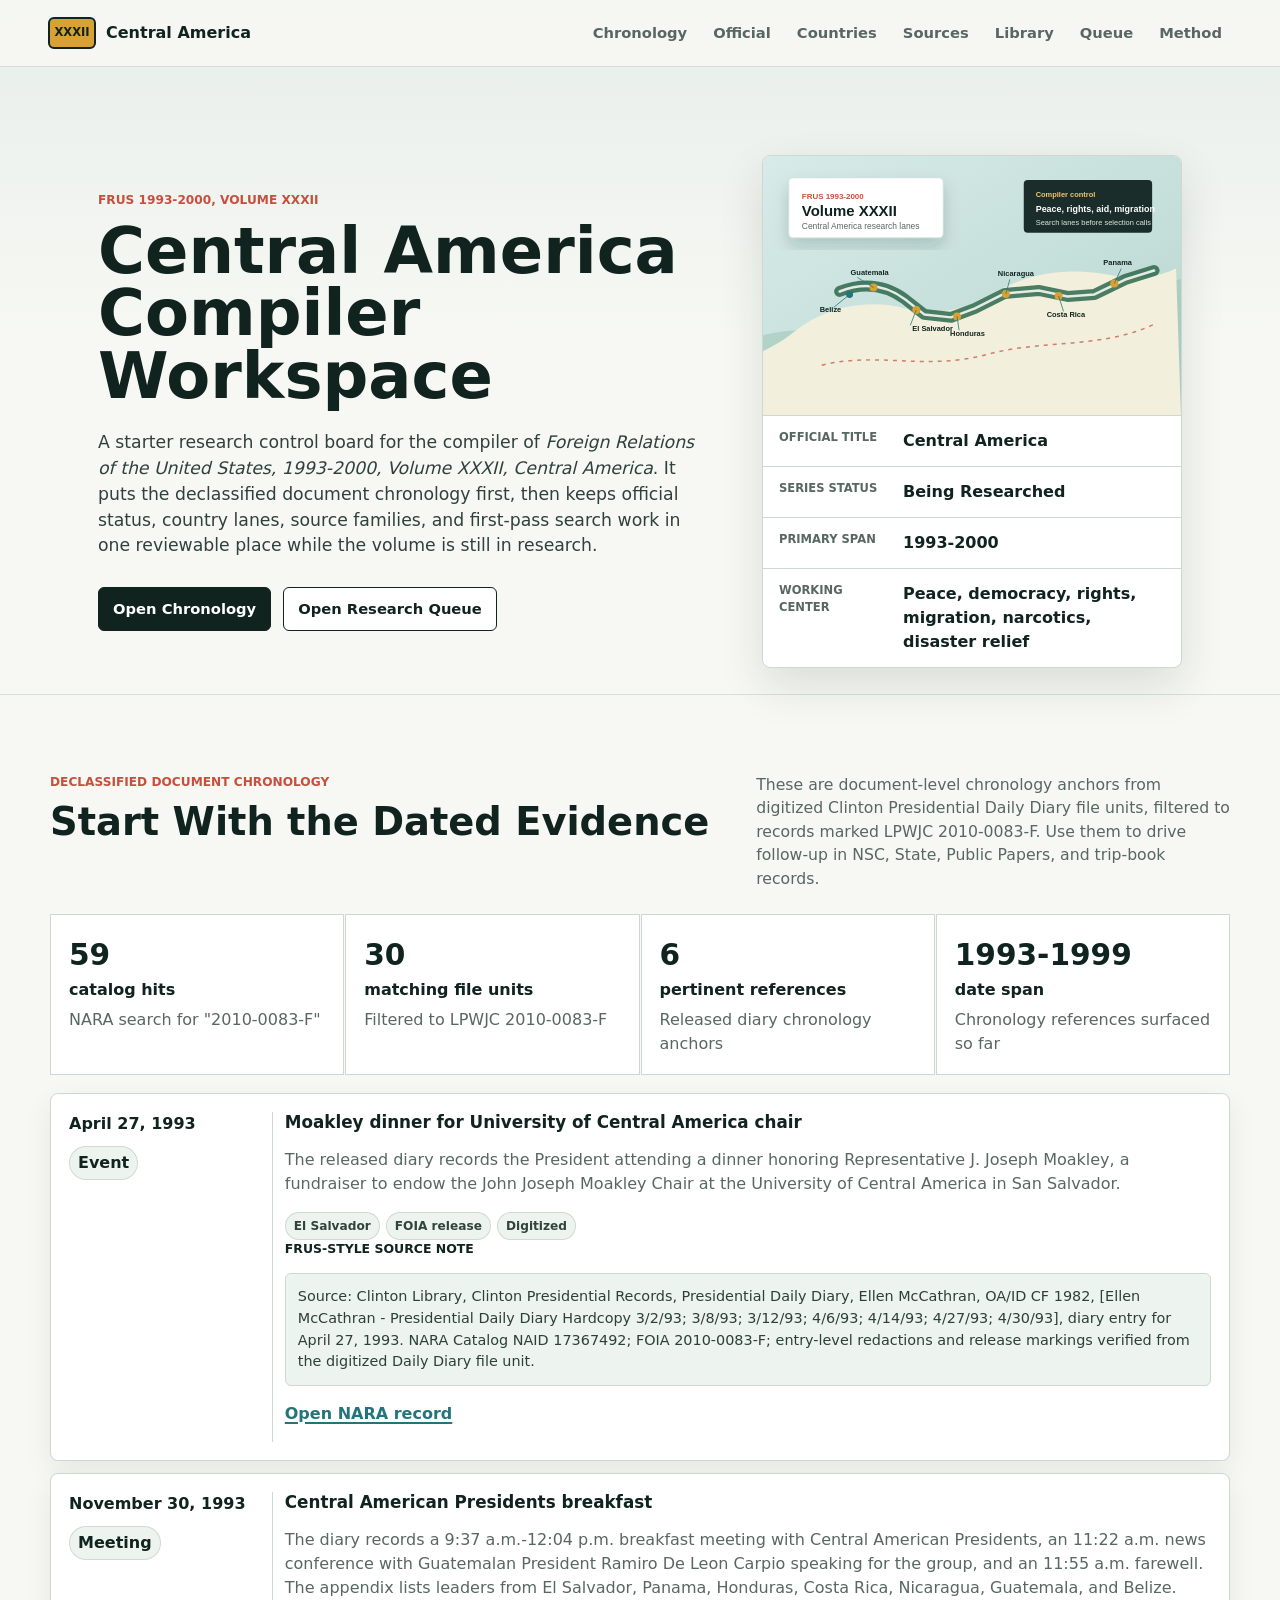
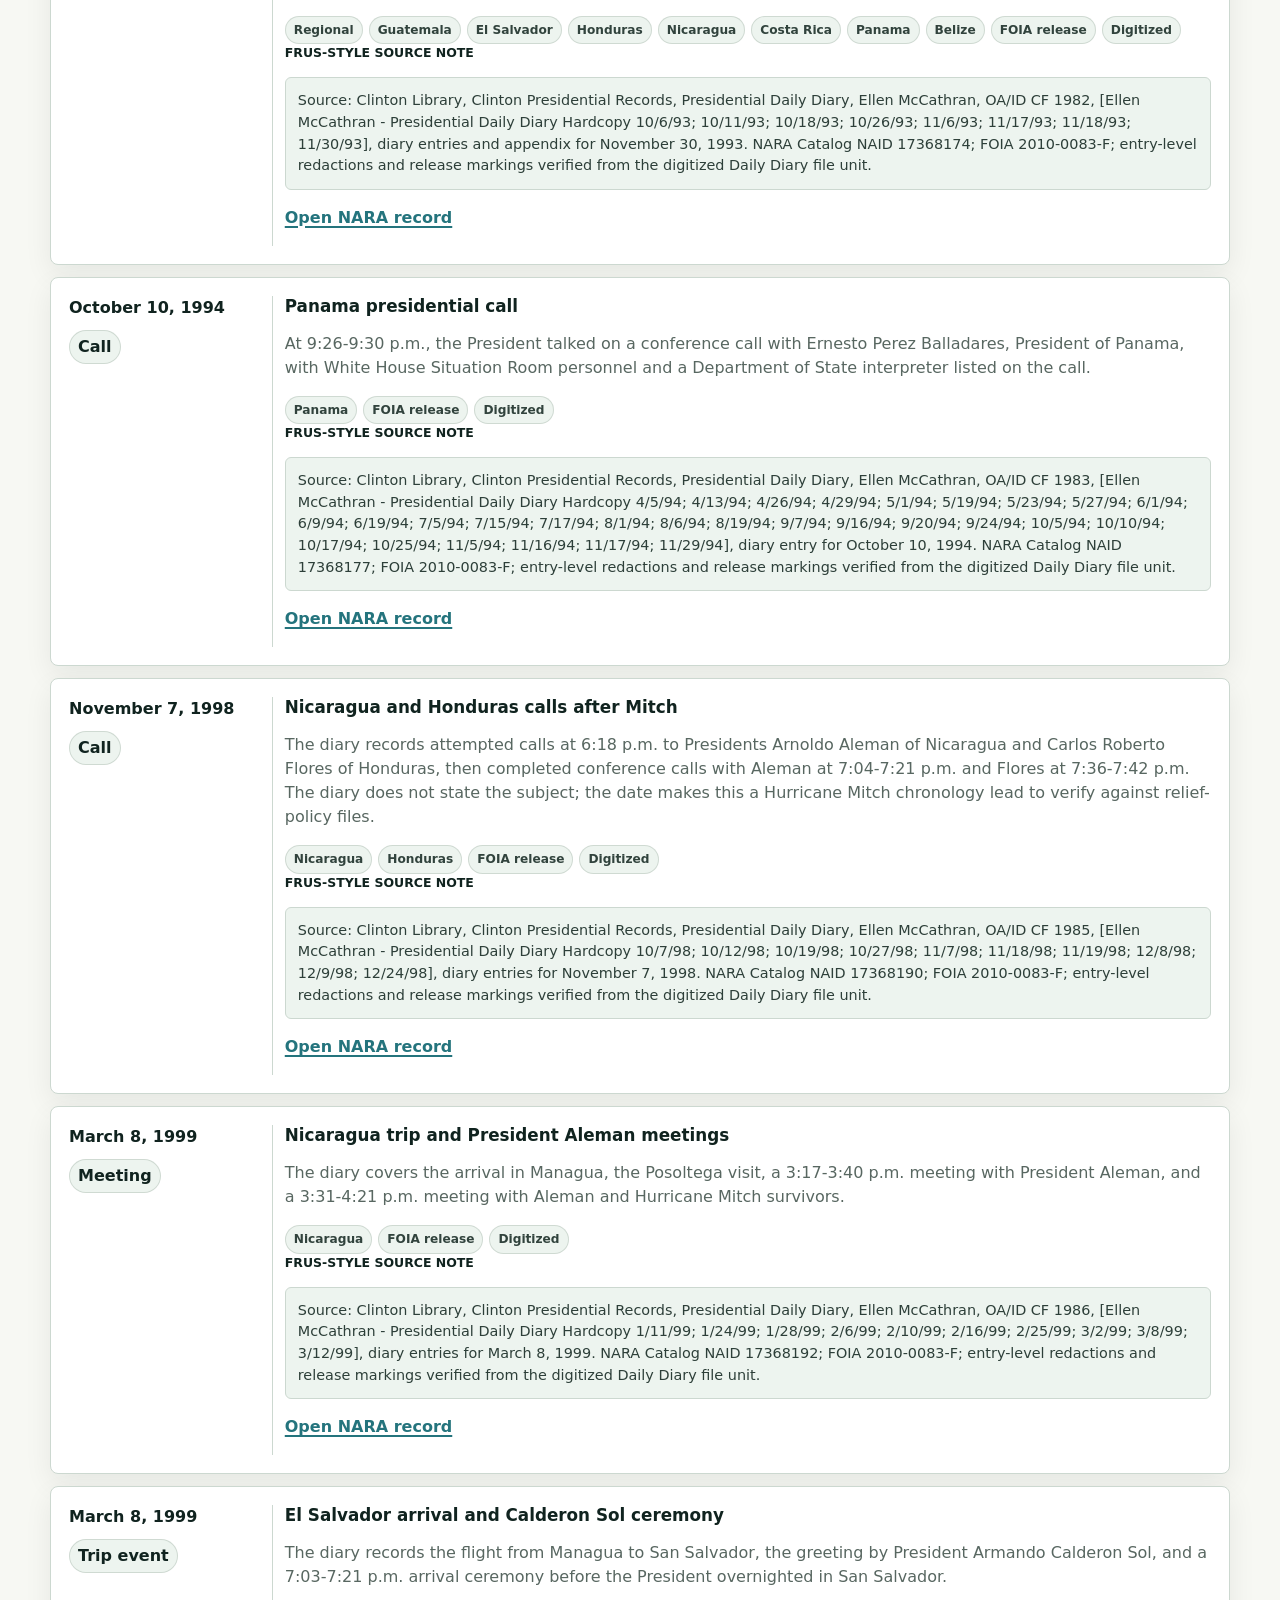
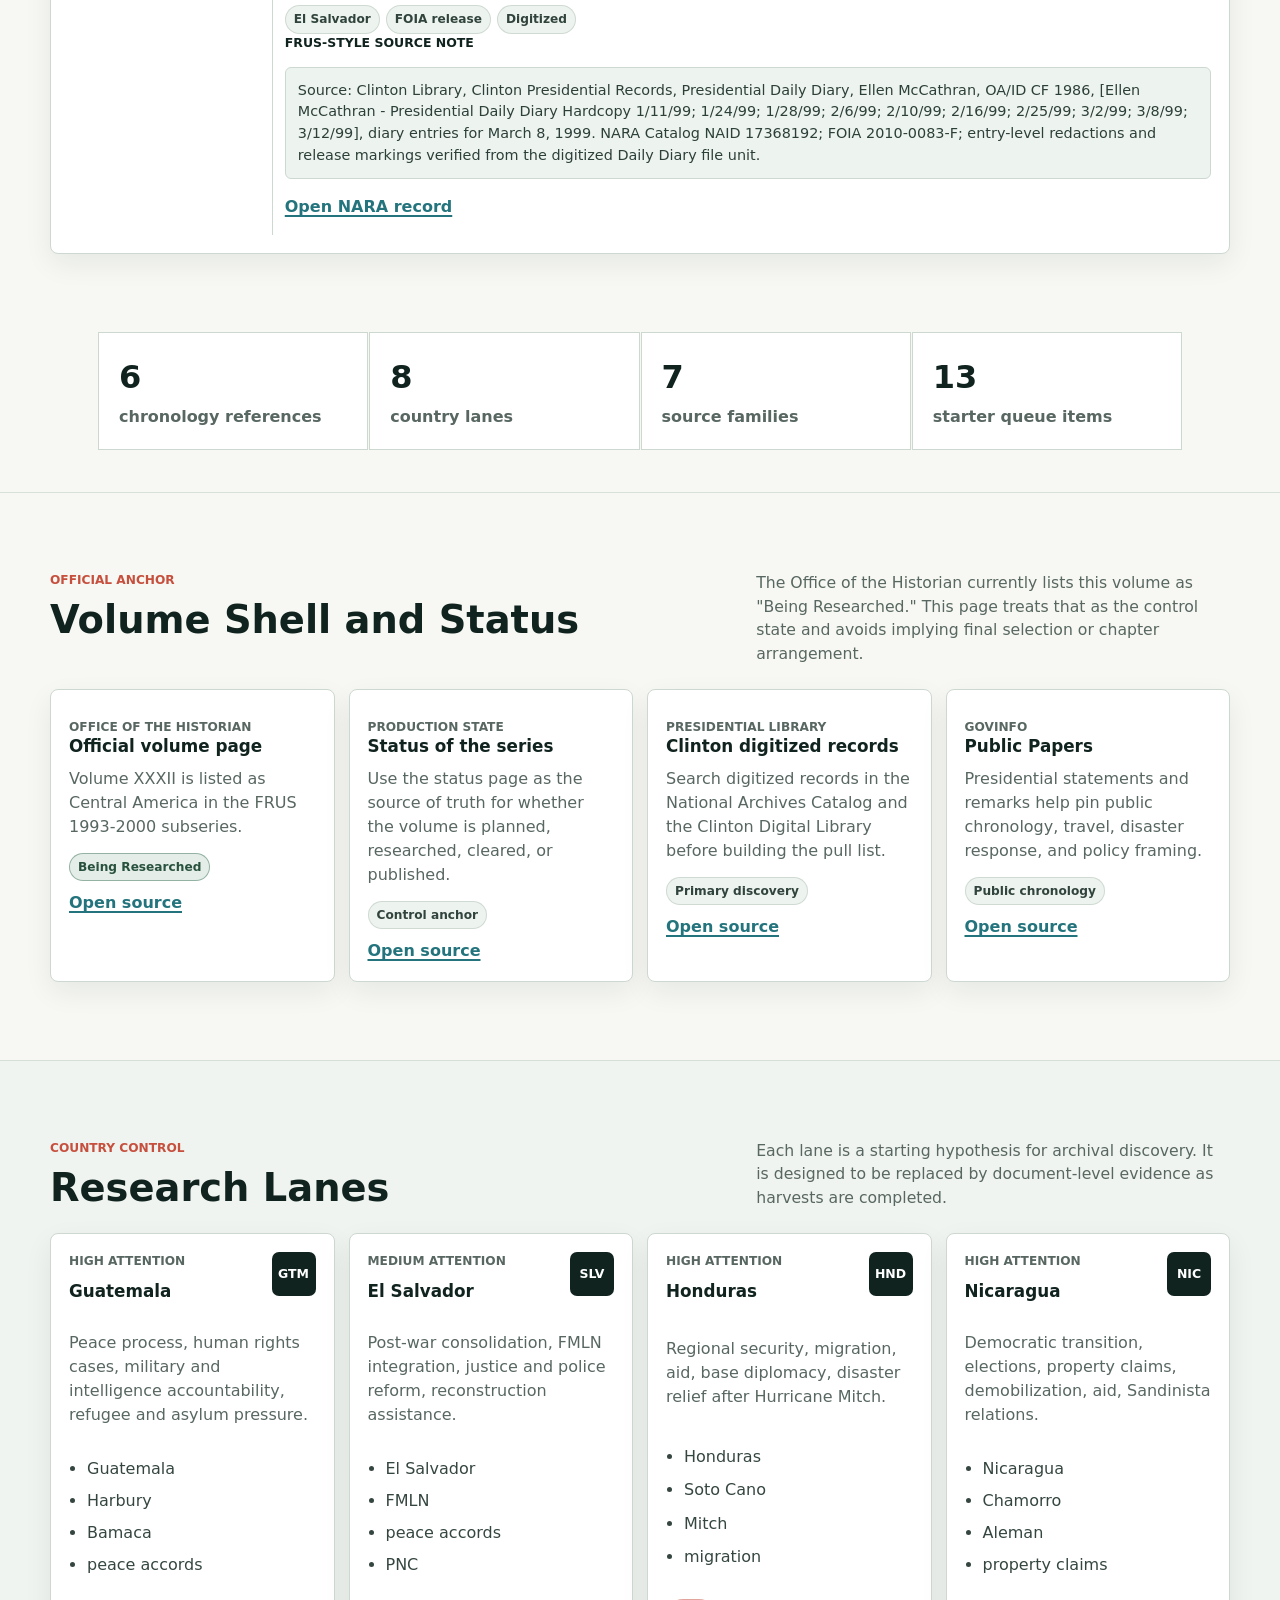
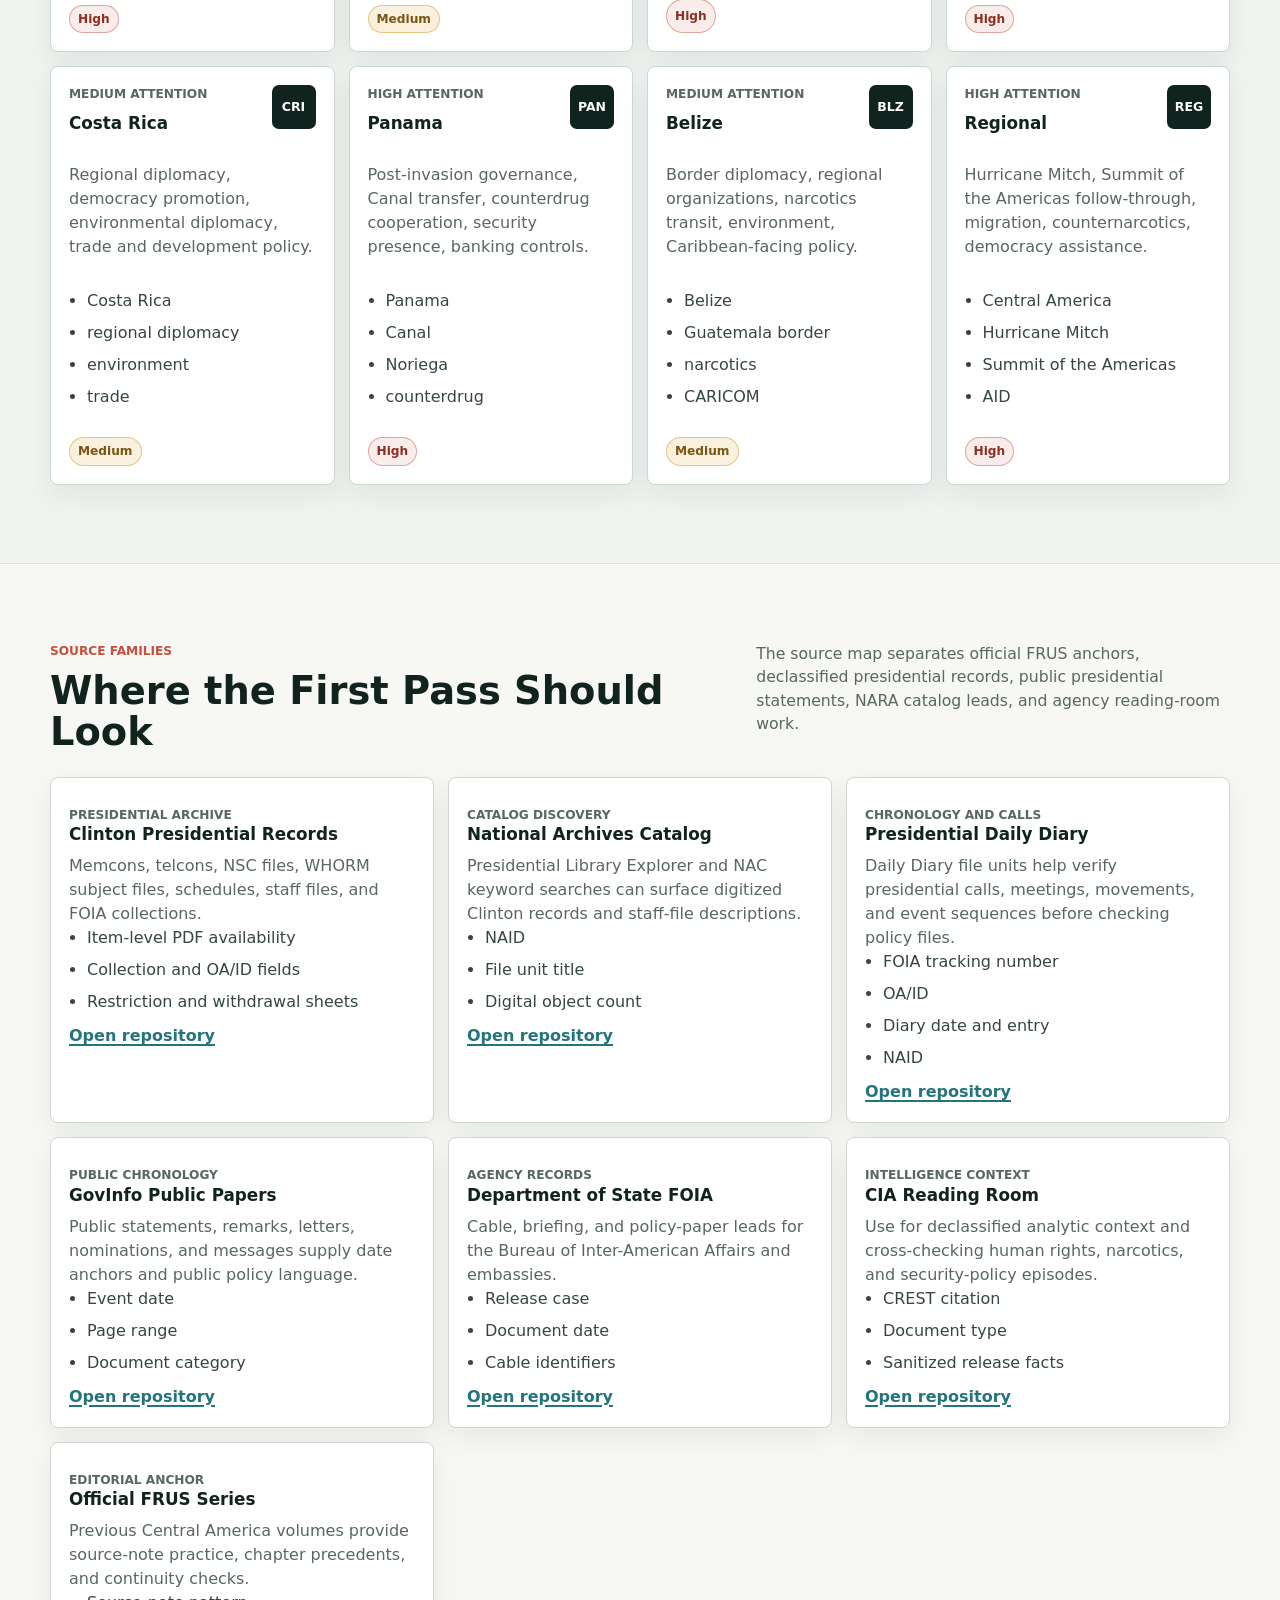
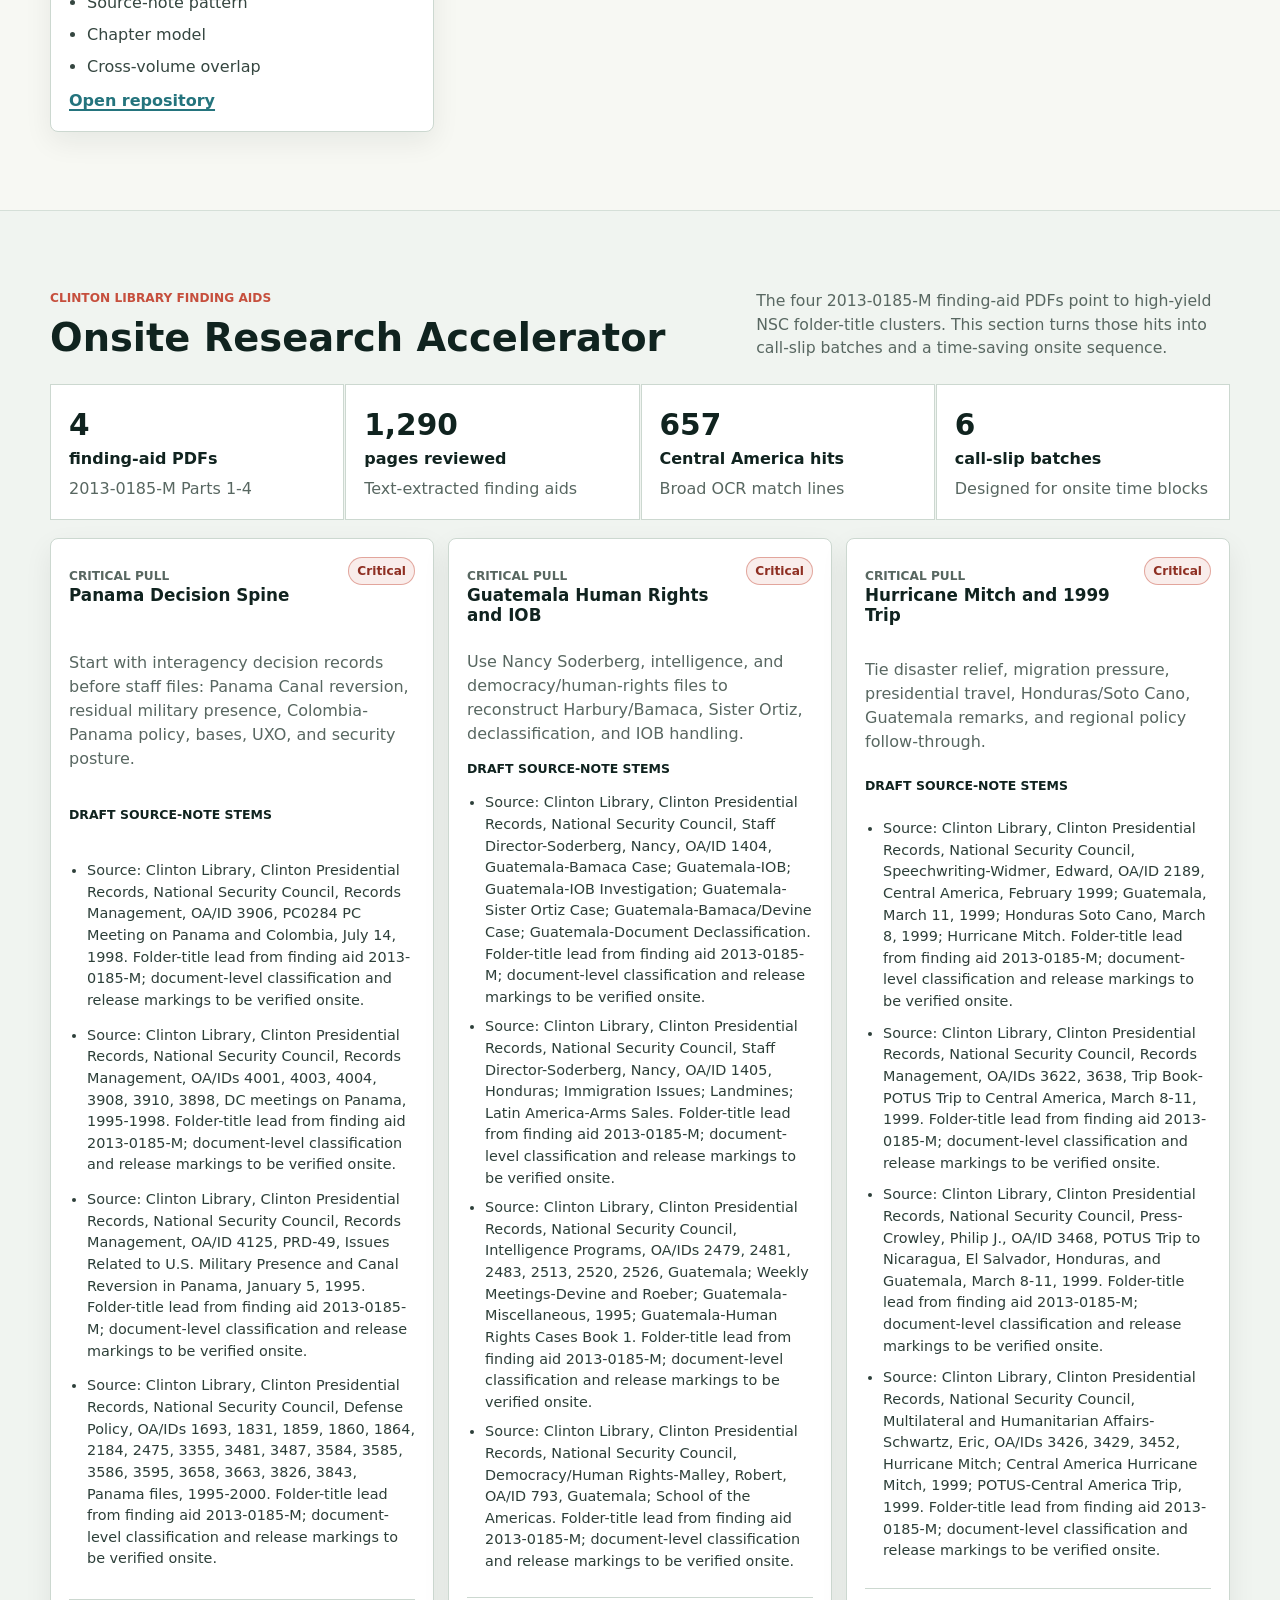
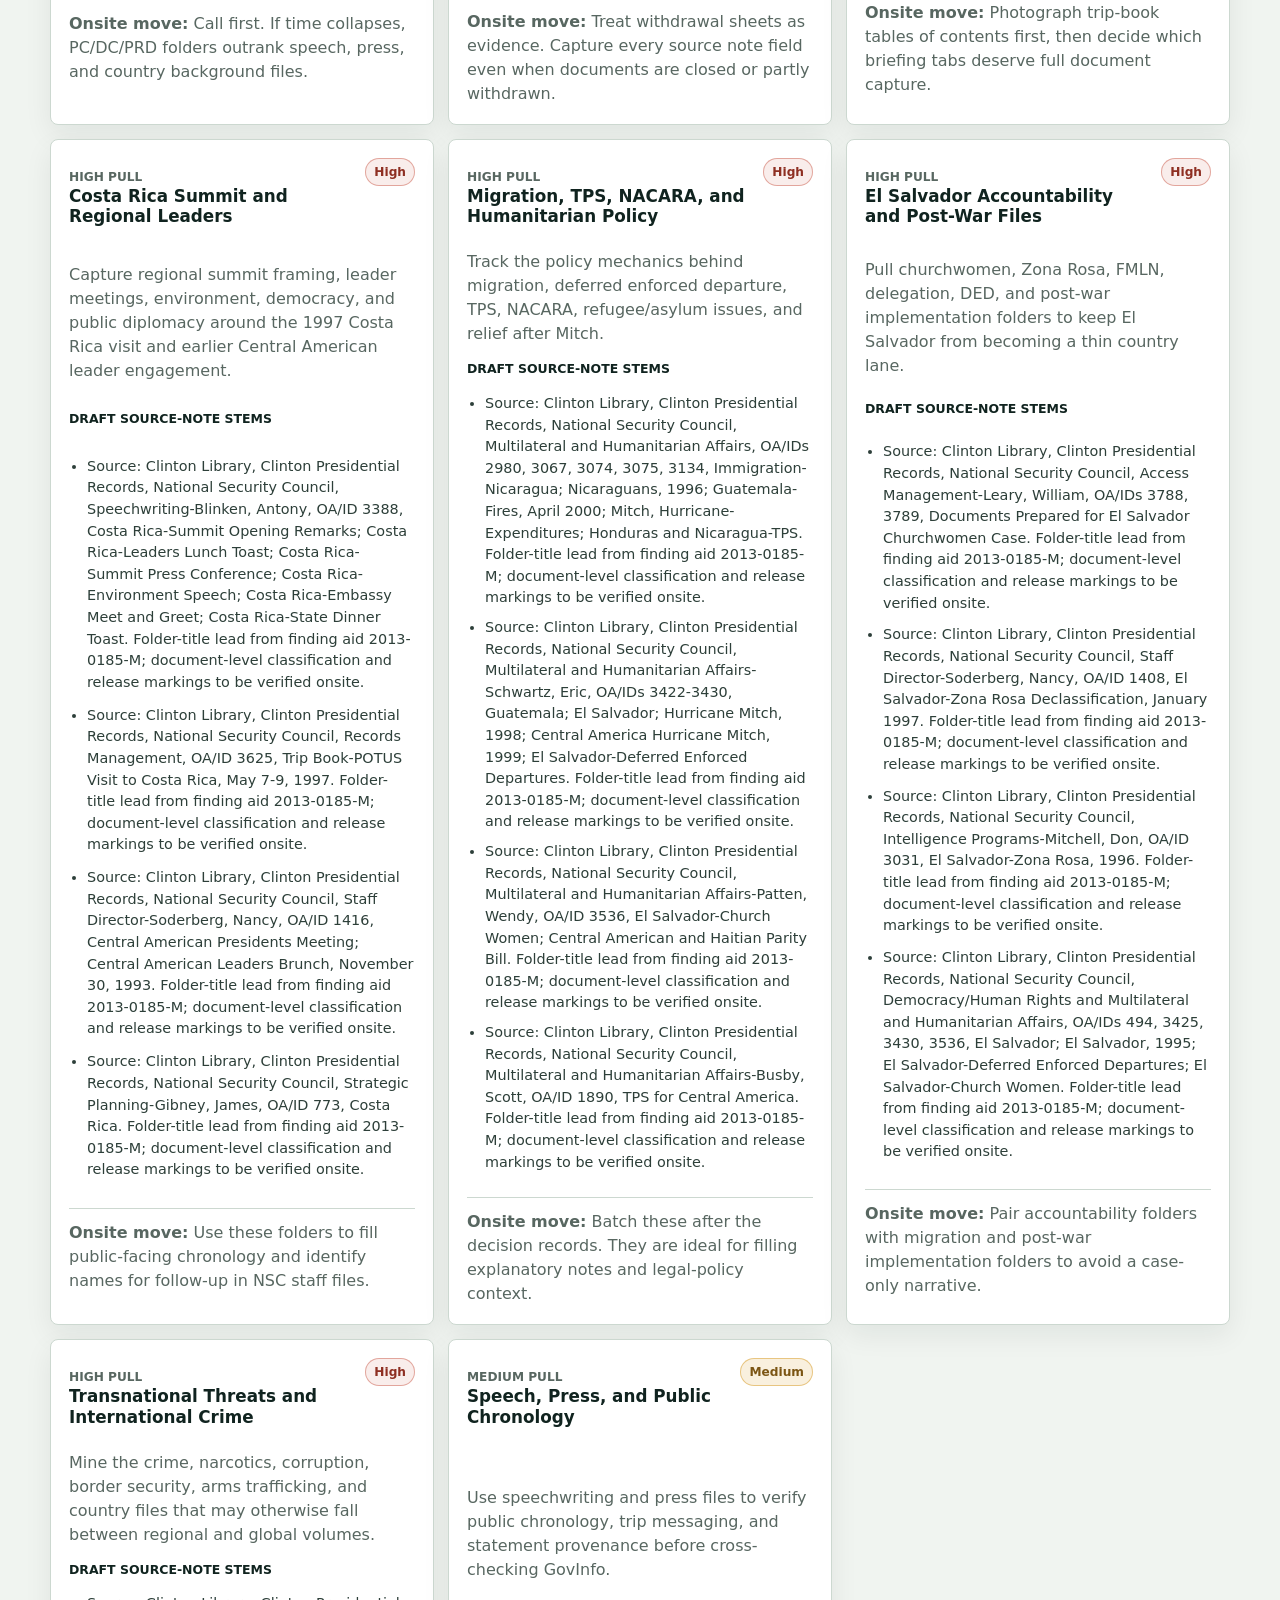
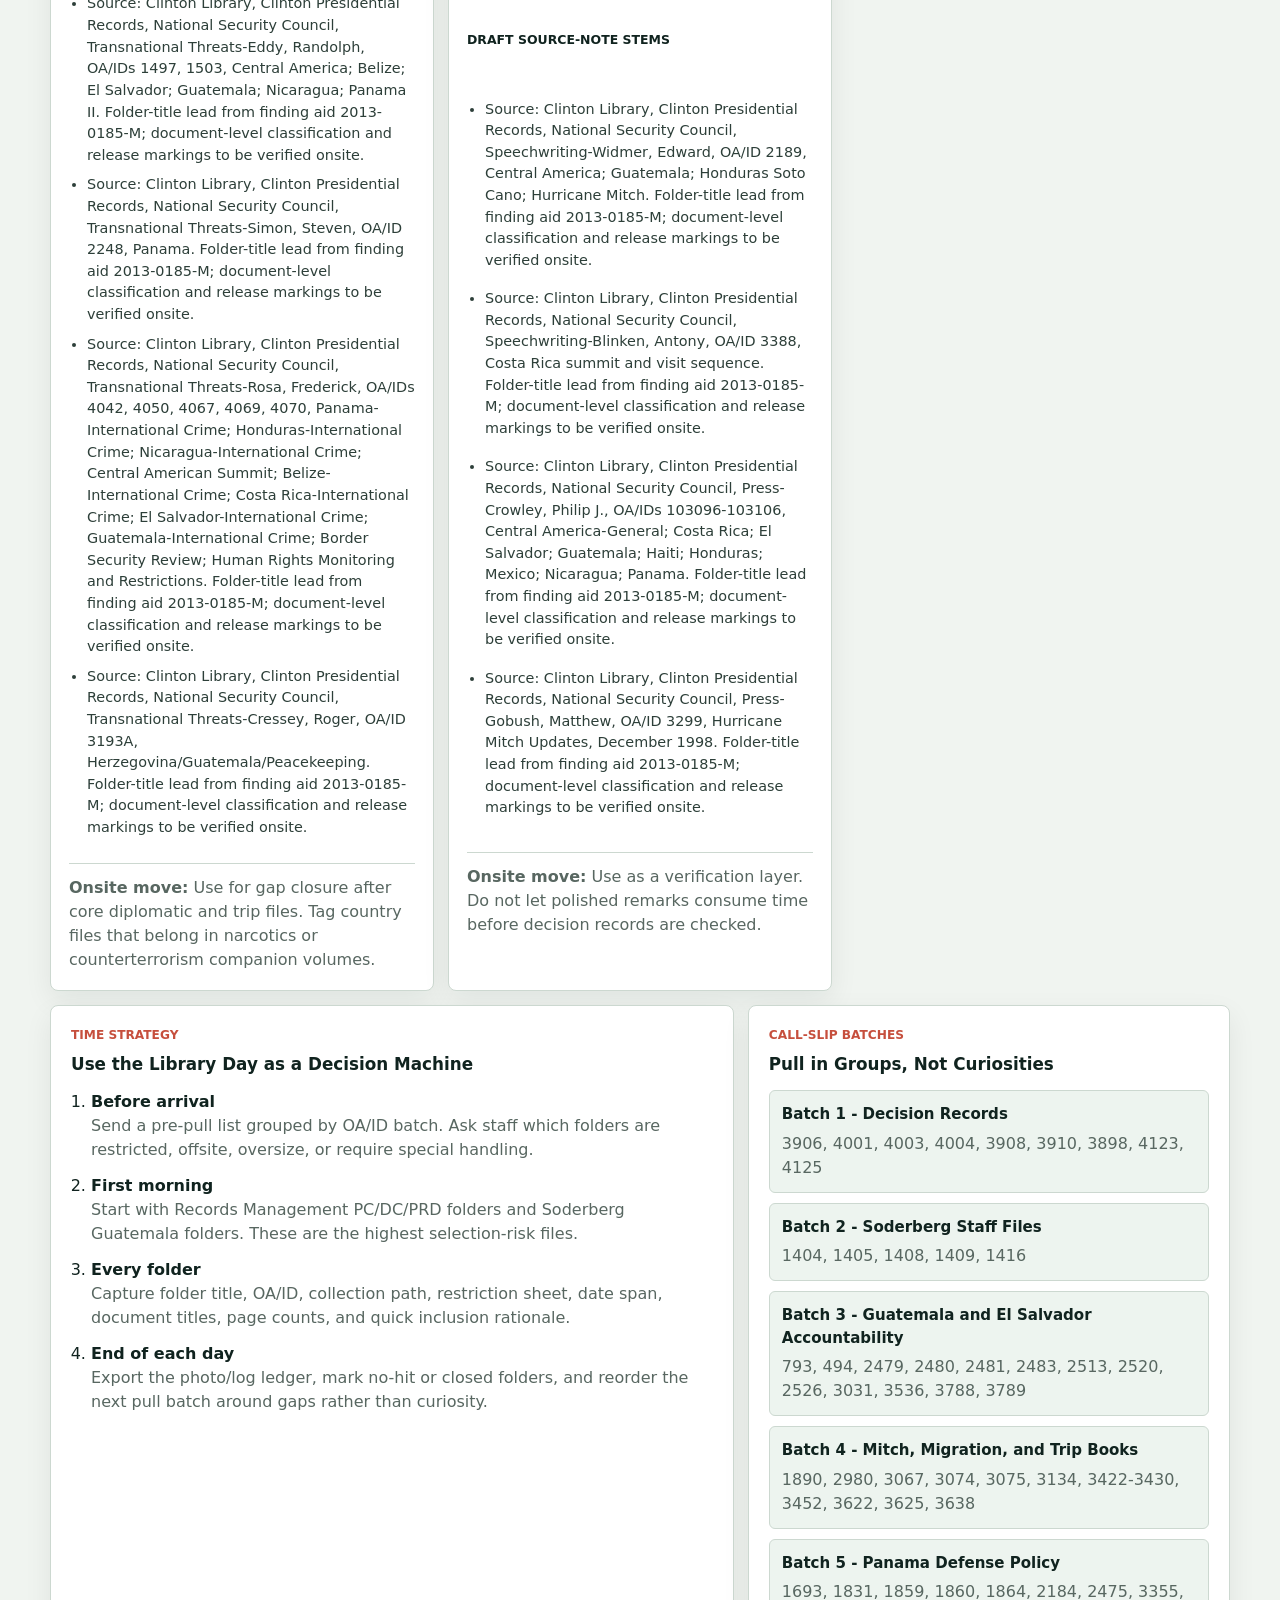
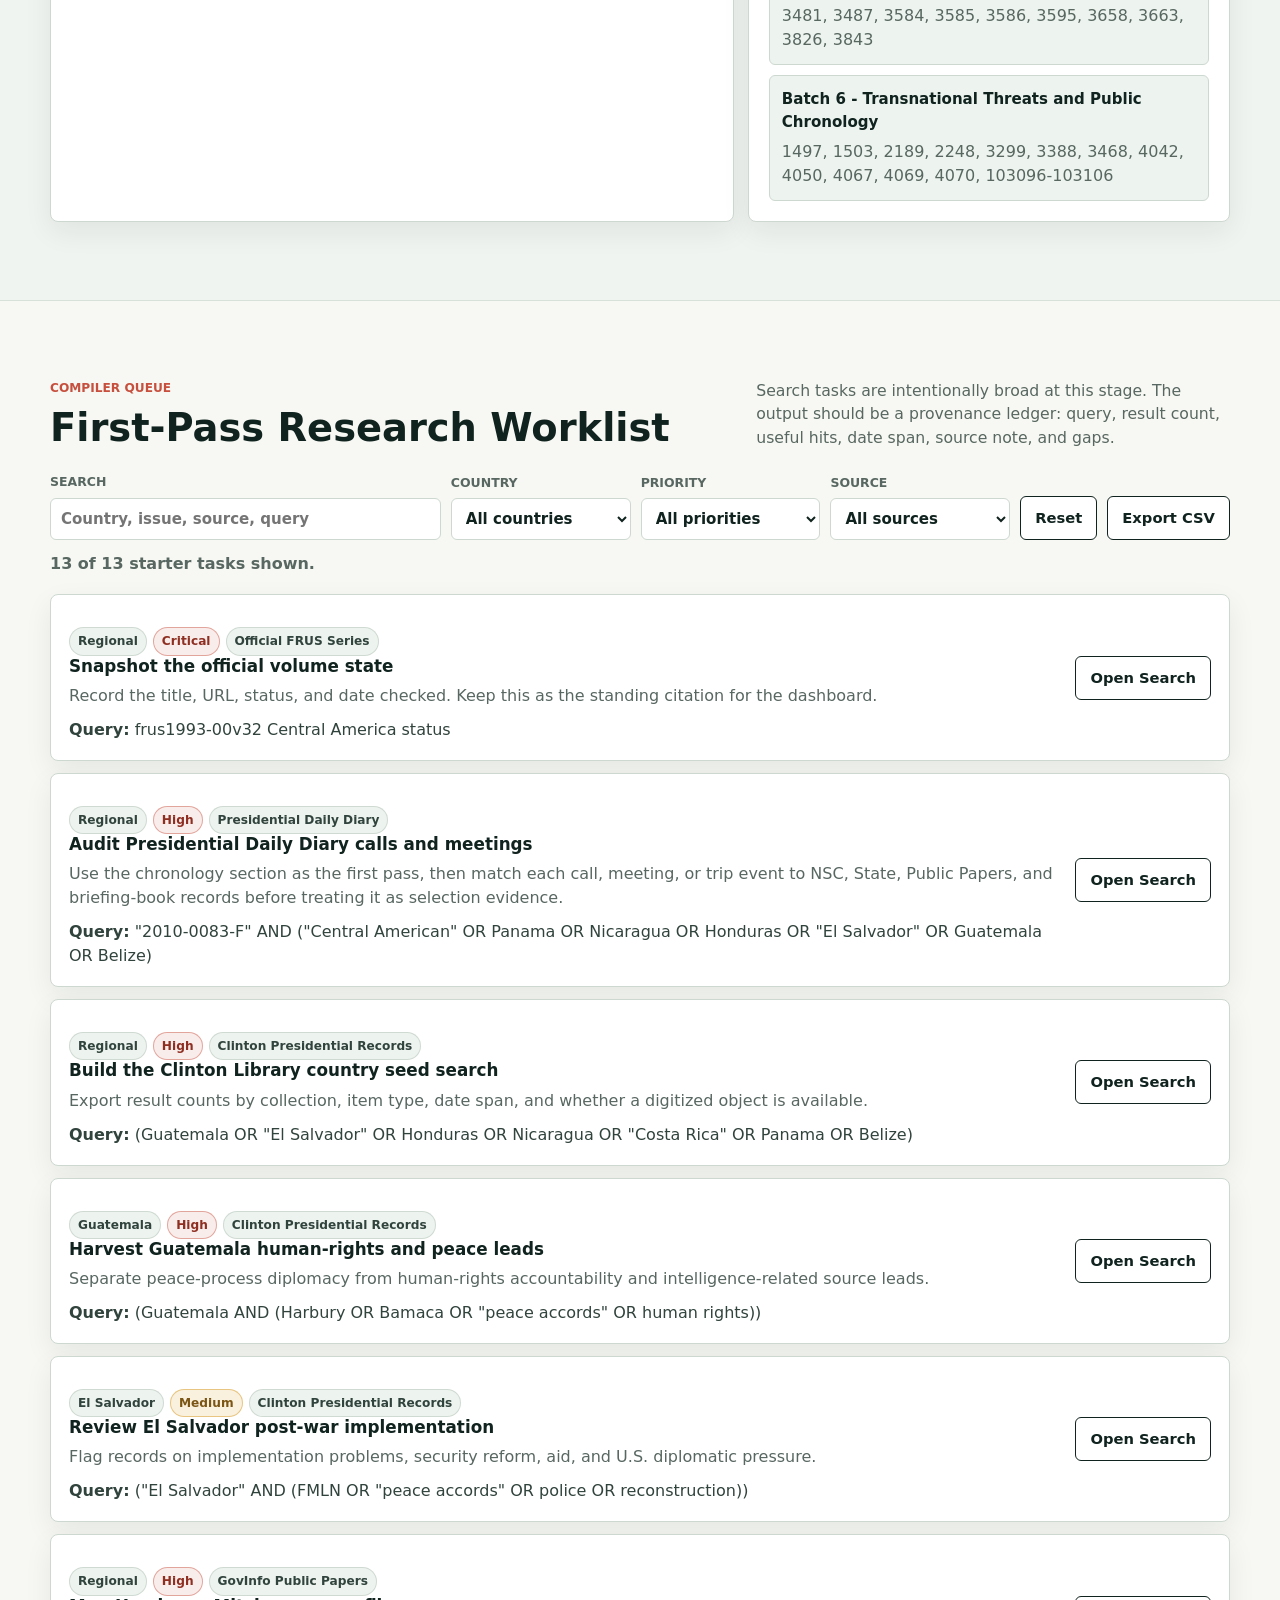
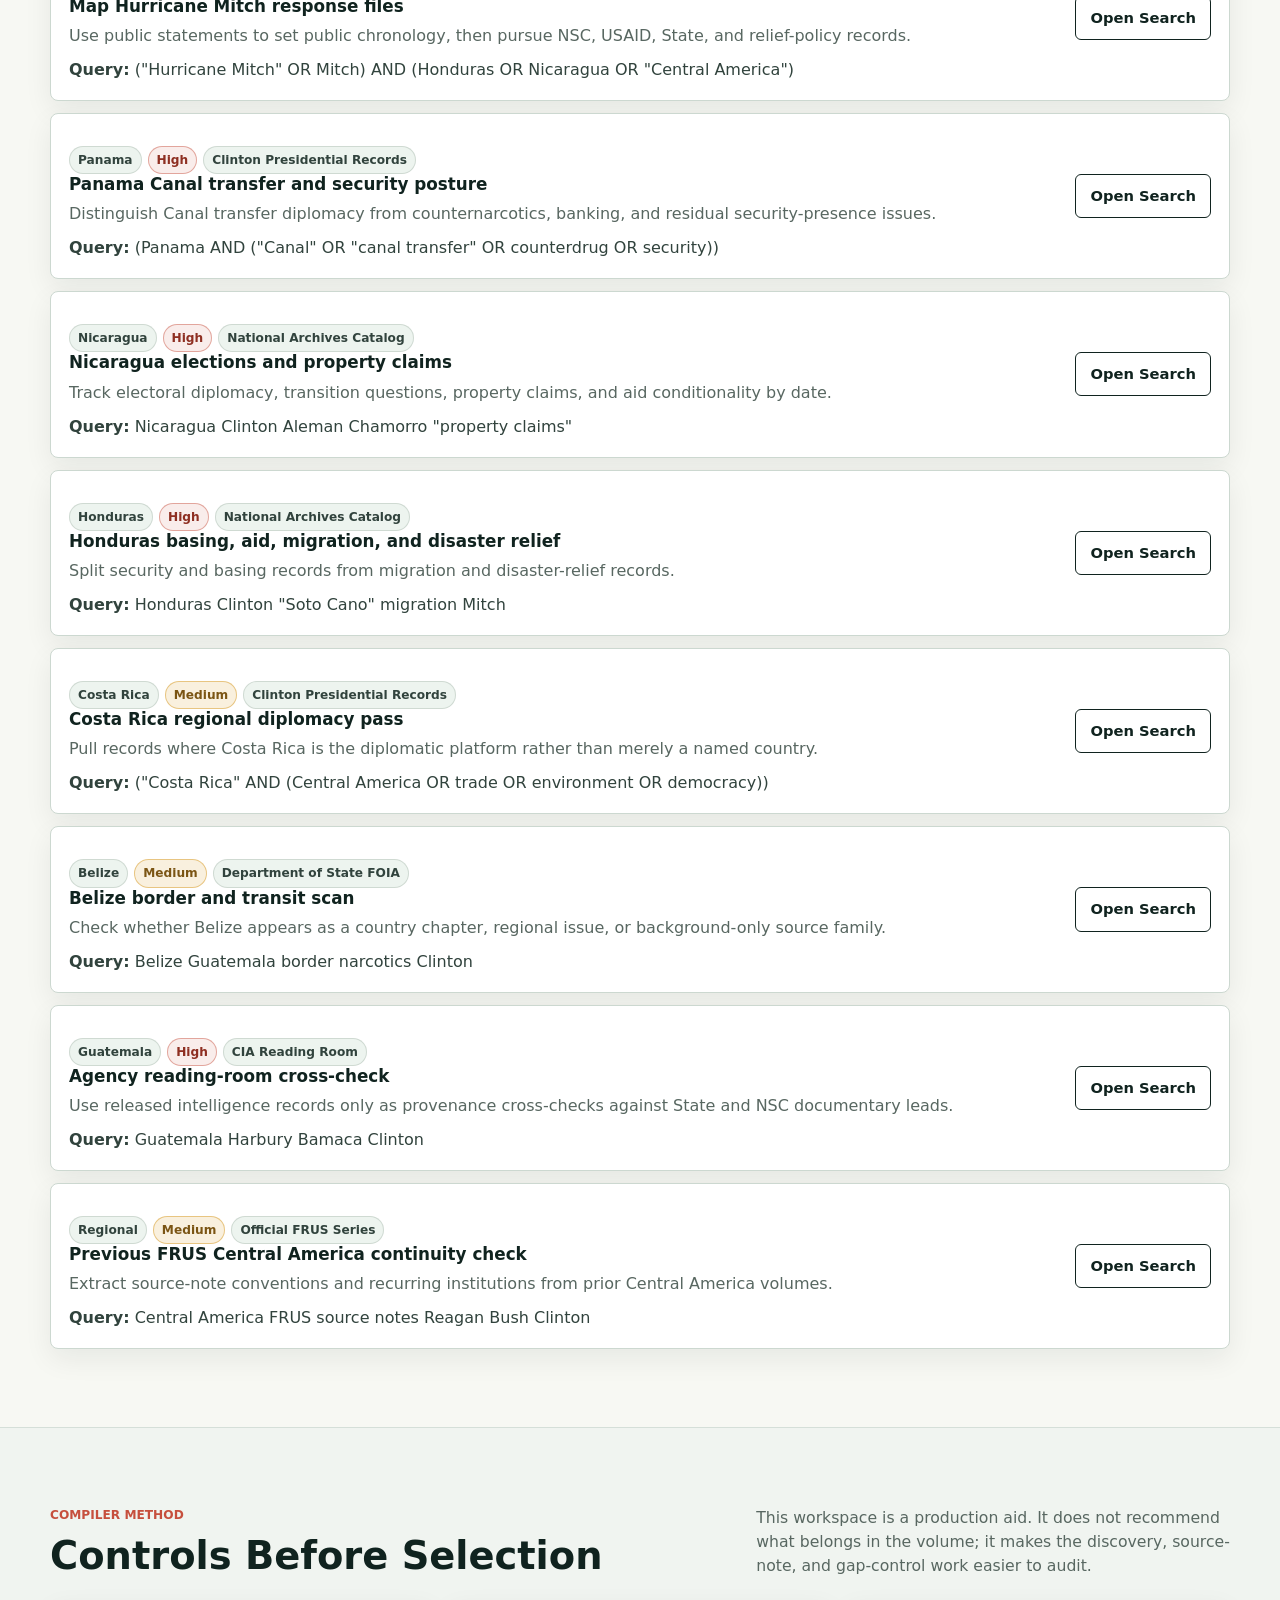
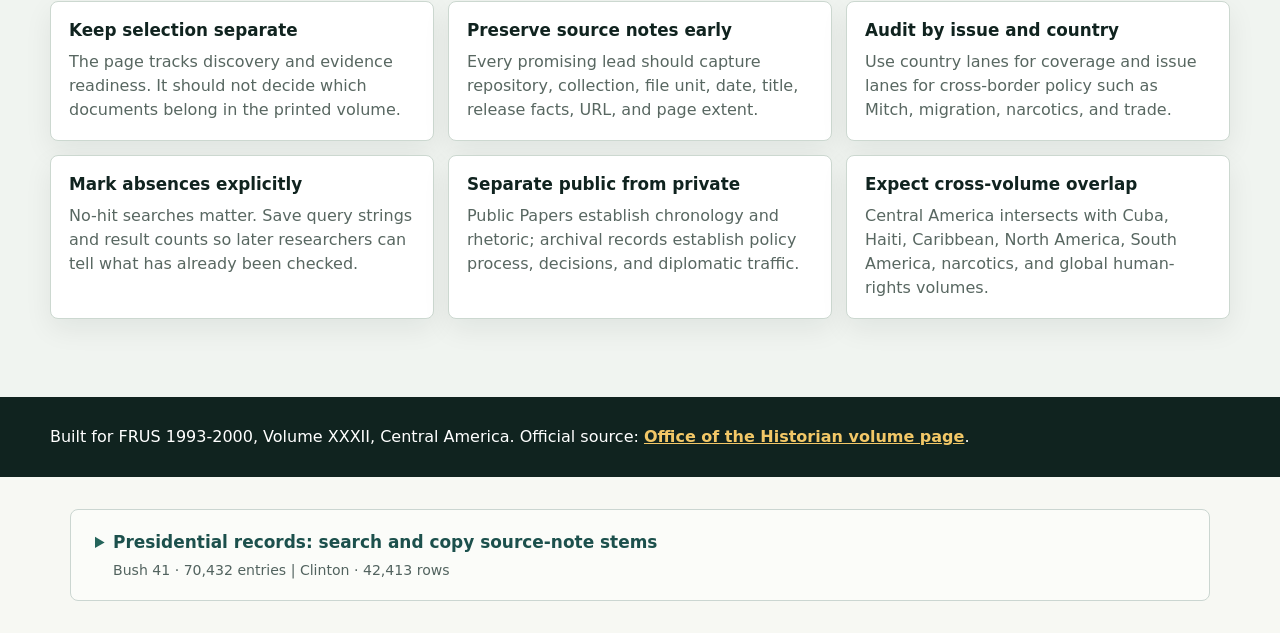
<file: Clinton-CentralAmerica/index.html>
<!DOCTYPE html>
<html lang="en">
  <head>
    <meta charset="UTF-8" />
    <meta name="viewport" content="width=device-width, initial-scale=1.0" />
    <title>FRUS 1993-2000 Volume XXXII Compiler Workspace</title>
    <meta
      name="description"
      content="A compiler-facing research control page for Foreign Relations of the United States, 1993-2000, Volume XXXII, Central America."
    />
    <link rel="icon" href="data:," />
    <link rel="stylesheet" href="styles.css" />
  </head>
  <body>
    <header class="site-header">
      <a class="brand" href="#top" aria-label="FRUS Volume XXXII compiler workspace home">
        <span class="brand-mark">XXXII</span>
        <span>Central America</span>
      </a>
      <nav aria-label="Primary navigation">
        <a href="#chronology">Chronology</a>
        <a href="#official">Official</a>
        <a href="#countries">Countries</a>
        <a href="#sources">Sources</a>
        <a href="#library">Library</a>
        <a href="#queue">Queue</a>
        <a href="#method">Method</a>
      </nav>
    </header>

    <main id="top">
      <section class="hero" aria-labelledby="hero-title">
        <div class="hero-copy">
          <p class="kicker">FRUS 1993-2000, Volume XXXII</p>
          <h1 id="hero-title">Central America Compiler Workspace</h1>
          <p class="lede">
            A starter research control board for the compiler of
            <em>Foreign Relations of the United States, 1993-2000, Volume XXXII,
            Central America</em>. It puts the declassified document chronology
            first, then keeps official status, country lanes, source families,
            and first-pass search work in one reviewable place while the volume
            is still in research.
          </p>
          <div class="hero-actions" aria-label="Primary actions">
            <a class="button primary" href="#chronology">Open Chronology</a>
            <a class="button secondary" href="#queue">Open Research Queue</a>
          </div>
        </div>
        <aside class="volume-panel" aria-label="Volume status">
          <img
            src="assets/central-america-research-map.svg"
            alt="Stylized Central America research map with lanes for Guatemala, El Salvador, Honduras, Nicaragua, Costa Rica, Panama, Belize, and regional policy."
          />
          <dl>
            <div>
              <dt>Official Title</dt>
              <dd>Central America</dd>
            </div>
            <div>
              <dt>Series Status</dt>
              <dd>Being Researched</dd>
            </div>
            <div>
              <dt>Primary Span</dt>
              <dd>1993-2000</dd>
            </div>
            <div>
              <dt>Working Center</dt>
              <dd>Peace, democracy, rights, migration, narcotics, disaster relief</dd>
            </div>
          </dl>
        </aside>
      </section>

      <section class="section chronology-section" id="chronology" aria-labelledby="chronology-title">
        <div class="section-heading">
          <div>
            <p class="kicker">Declassified Document Chronology</p>
            <h2 id="chronology-title">Start With the Dated Evidence</h2>
          </div>
          <p class="section-note">
            These are document-level chronology anchors from digitized Clinton
            Presidential Daily Diary file units, filtered to records marked
            LPWJC 2010-0083-F. Use them to drive follow-up in NSC, State,
            Public Papers, and trip-book records.
          </p>
        </div>
        <div id="chronology-overview-root" class="chronology-overview" aria-live="polite"></div>
        <div id="chronology-root" class="chronology-list" aria-live="polite"></div>
      </section>

      <section class="stats" aria-label="Workspace summary">
        <div>
          <span id="chronology-count">0</span>
          <p>chronology references</p>
        </div>
        <div>
          <span id="country-count">0</span>
          <p>country lanes</p>
        </div>
        <div>
          <span id="source-count">0</span>
          <p>source families</p>
        </div>
        <div>
          <span id="queue-count">0</span>
          <p>starter queue items</p>
        </div>
      </section>

      <section class="section official-section" id="official" aria-labelledby="official-title">
        <div class="section-heading">
          <div>
            <p class="kicker">Official Anchor</p>
            <h2 id="official-title">Volume Shell and Status</h2>
          </div>
          <p class="section-note">
            The Office of the Historian currently lists this volume as
            "Being Researched." This page treats that as the control state and
            avoids implying final selection or chapter arrangement.
          </p>
        </div>
        <div id="official-root" class="official-grid" aria-live="polite"></div>
      </section>

      <section class="section country-section" id="countries" aria-labelledby="countries-title">
        <div class="section-heading">
          <div>
            <p class="kicker">Country Control</p>
            <h2 id="countries-title">Research Lanes</h2>
          </div>
          <p class="section-note">
            Each lane is a starting hypothesis for archival discovery. It is
            designed to be replaced by document-level evidence as harvests are
            completed.
          </p>
        </div>
        <div id="country-root" class="country-grid" aria-live="polite"></div>
      </section>

      <section class="section source-section" id="sources" aria-labelledby="sources-title">
        <div class="section-heading">
          <div>
            <p class="kicker">Source Families</p>
            <h2 id="sources-title">Where the First Pass Should Look</h2>
          </div>
          <p class="section-note">
            The source map separates official FRUS anchors, declassified
            presidential records, public presidential statements, NARA catalog
            leads, and agency reading-room work.
          </p>
        </div>
        <div id="source-root" class="source-grid" aria-live="polite"></div>
      </section>

      <section class="section library-section" id="library" aria-labelledby="library-title">
        <div class="section-heading">
          <div>
            <p class="kicker">Clinton Library Finding Aids</p>
            <h2 id="library-title">Onsite Research Accelerator</h2>
          </div>
          <p class="section-note">
            The four 2013-0185-M finding-aid PDFs point to high-yield NSC
            folder-title clusters. This section turns those hits into call-slip
            batches and a time-saving onsite sequence.
          </p>
        </div>
        <div id="library-overview-root" class="library-overview" aria-live="polite"></div>
        <div id="library-root" class="library-grid" aria-live="polite"></div>
        <div class="onsite-layout">
          <div id="onsite-root" class="onsite-panel" aria-live="polite"></div>
          <div id="batch-root" class="onsite-panel" aria-live="polite"></div>
        </div>
      </section>

      <section class="section queue-section" id="queue" aria-labelledby="queue-title">
        <div class="section-heading">
          <div>
            <p class="kicker">Compiler Queue</p>
            <h2 id="queue-title">First-Pass Research Worklist</h2>
          </div>
          <p class="section-note">
            Search tasks are intentionally broad at this stage. The output
            should be a provenance ledger: query, result count, useful hits,
            date span, source note, and gaps.
          </p>
        </div>
        <div class="queue-tools" aria-label="Research queue filters">
          <label class="search-field">
            <span>Search</span>
            <input
              id="queue-search"
              type="search"
              autocomplete="off"
              placeholder="Country, issue, source, query"
            />
          </label>
          <label>
            <span>Country</span>
            <select id="country-filter"></select>
          </label>
          <label>
            <span>Priority</span>
            <select id="priority-filter"></select>
          </label>
          <label>
            <span>Source</span>
            <select id="source-filter"></select>
          </label>
          <button id="reset-filters" class="tool-button" type="button">Reset</button>
          <button id="export-queue" class="tool-button" type="button">Export CSV</button>
        </div>
        <p id="queue-summary" class="result-summary" aria-live="polite"></p>
        <div id="queue-root" class="queue-list" aria-live="polite"></div>
      </section>

      <section class="section method-section" id="method" aria-labelledby="method-title">
        <div class="section-heading">
          <div>
            <p class="kicker">Compiler Method</p>
            <h2 id="method-title">Controls Before Selection</h2>
          </div>
          <p class="section-note">
            This workspace is a production aid. It does not recommend what
            belongs in the volume; it makes the discovery, source-note, and
            gap-control work easier to audit.
          </p>
        </div>
        <div id="method-root" class="method-grid" aria-live="polite"></div>
      </section>
    </main>

    <footer class="site-footer">
      <p>
        Built for FRUS 1993-2000, Volume XXXII, Central America. Official source:
        <a href="https://history.state.gov/historicaldocuments/frus1993-00v32" rel="noreferrer">Office of the Historian volume page</a>.
      </p>
    </footer>

    <script src="app.js"></script>
  <section data-presidential-citations data-citation-era="clinton" aria-label="Presidential-record citation resources">
  <h2>Presidential-record citation resources</h2>
  <p>Search and copy source-note stems. Folder and series matches are not verified document citations; preserve stronger item citations and State Department FOIA provenance.</p>
  <p><a href="https://therealjameswilson.github.io/bush41-nsc-source-notes/">Bush 41: 70,432 canonical entries</a> · <a href="https://therealjameswilson.github.io/clinton-2013-0185-source-notes/">Clinton: 42,413 finding-aid rows</a></p>
</section>
<script defer src="https://therealjameswilson.github.io/Compiler-Assist/assets/presidential-citations.js?v=20261031" data-era="clinton"></script>
</body>
</html>
</file>
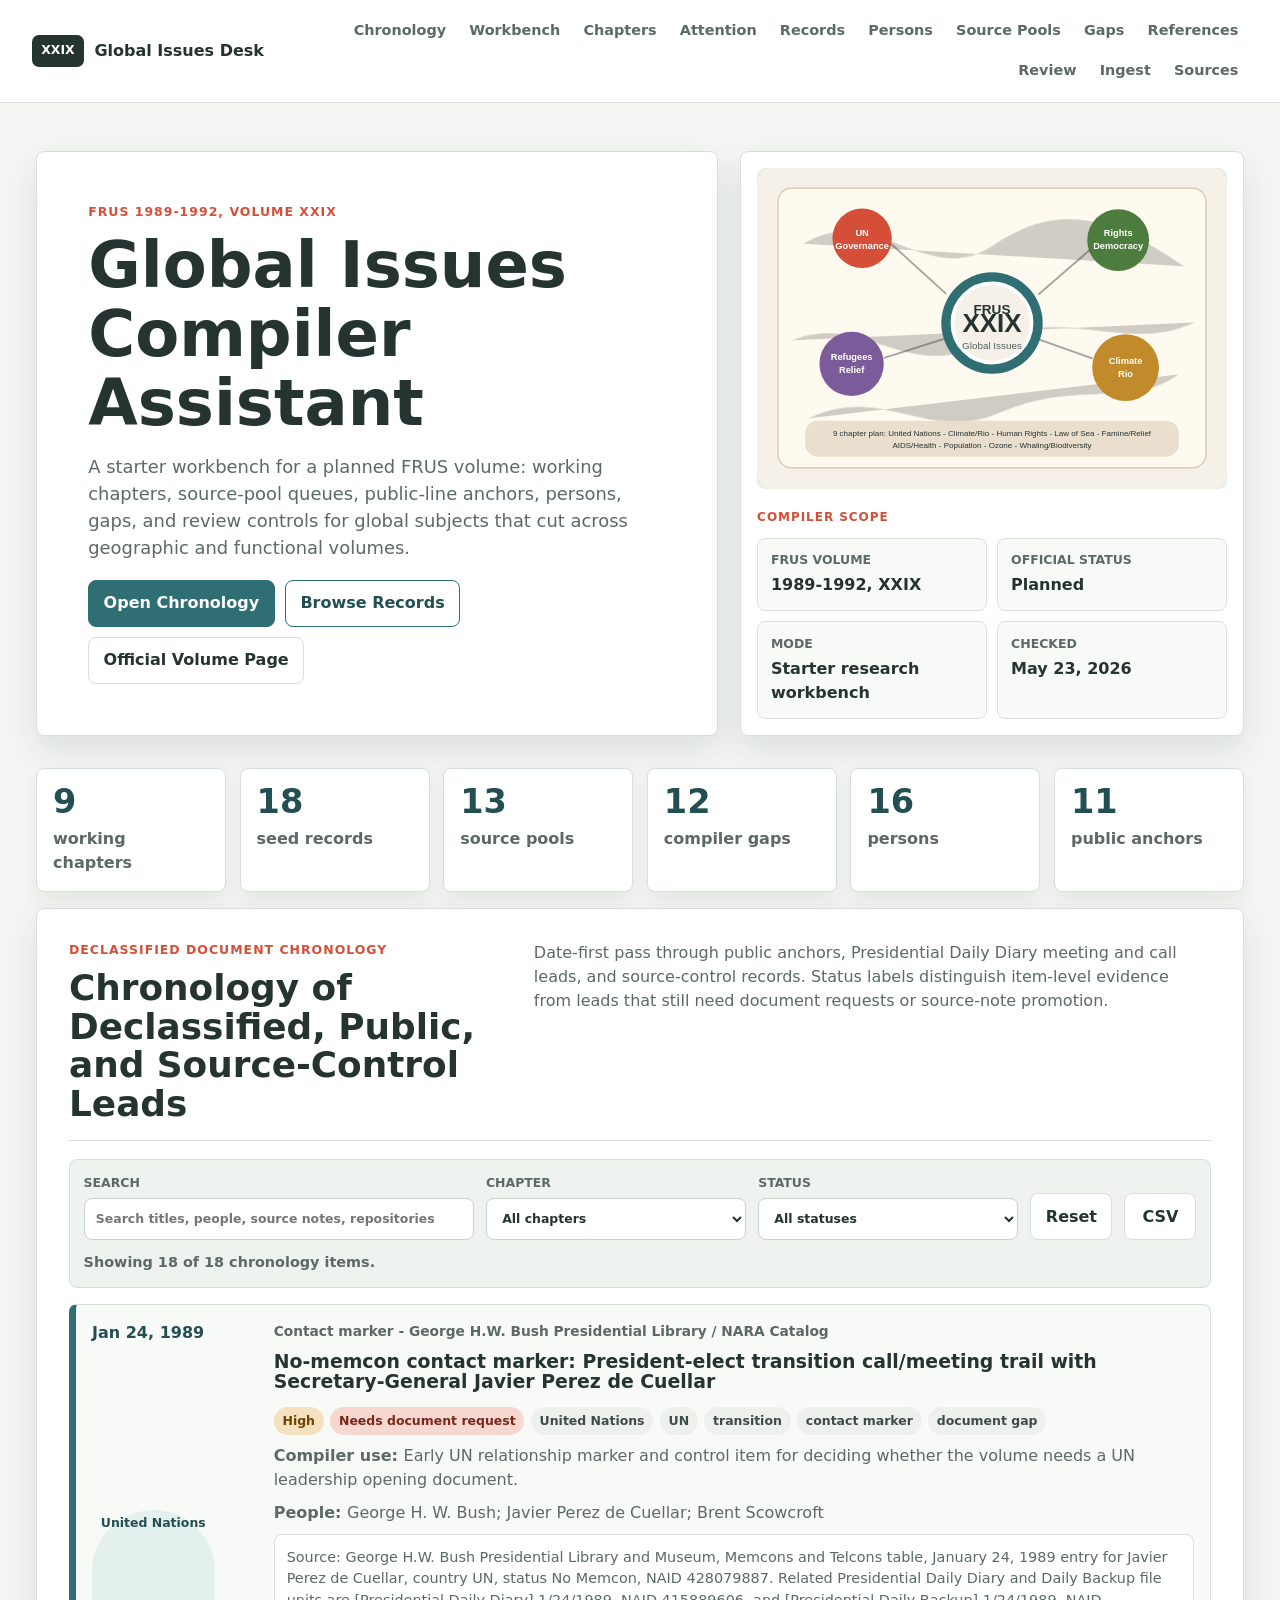
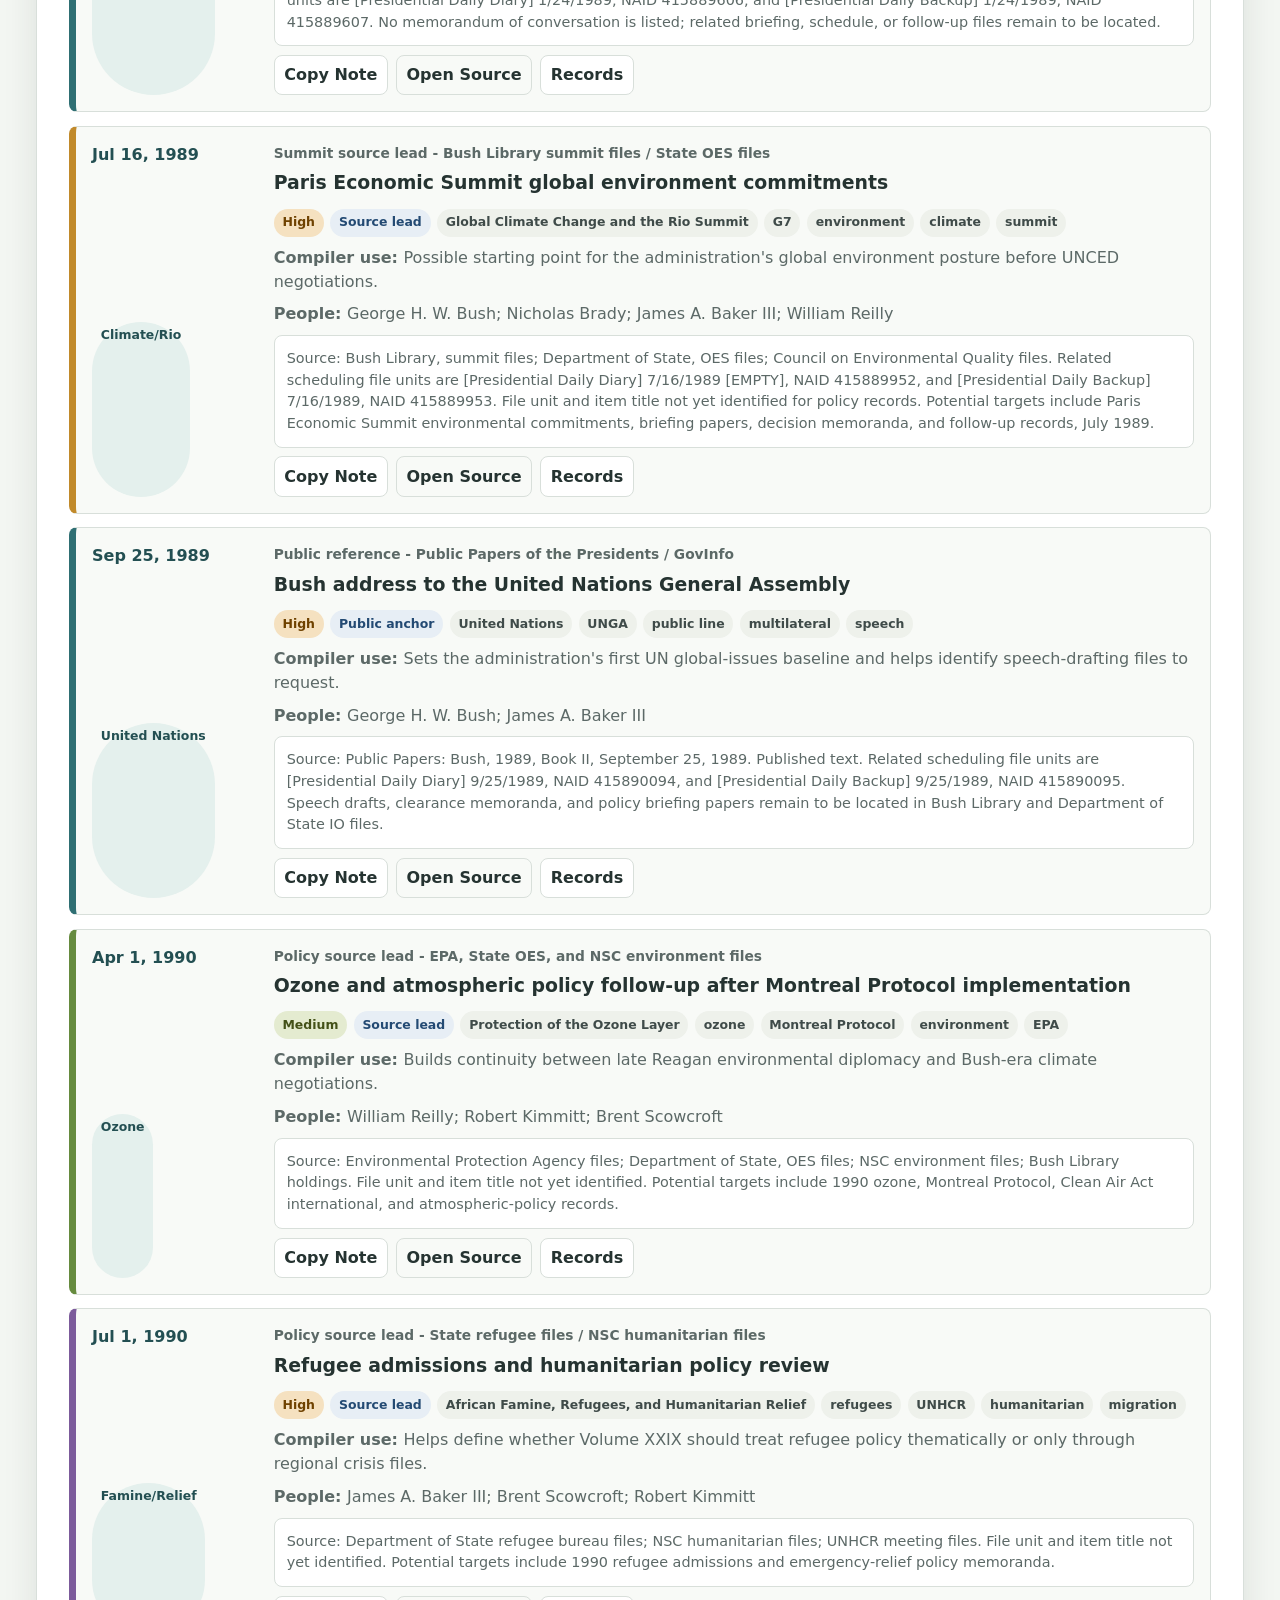
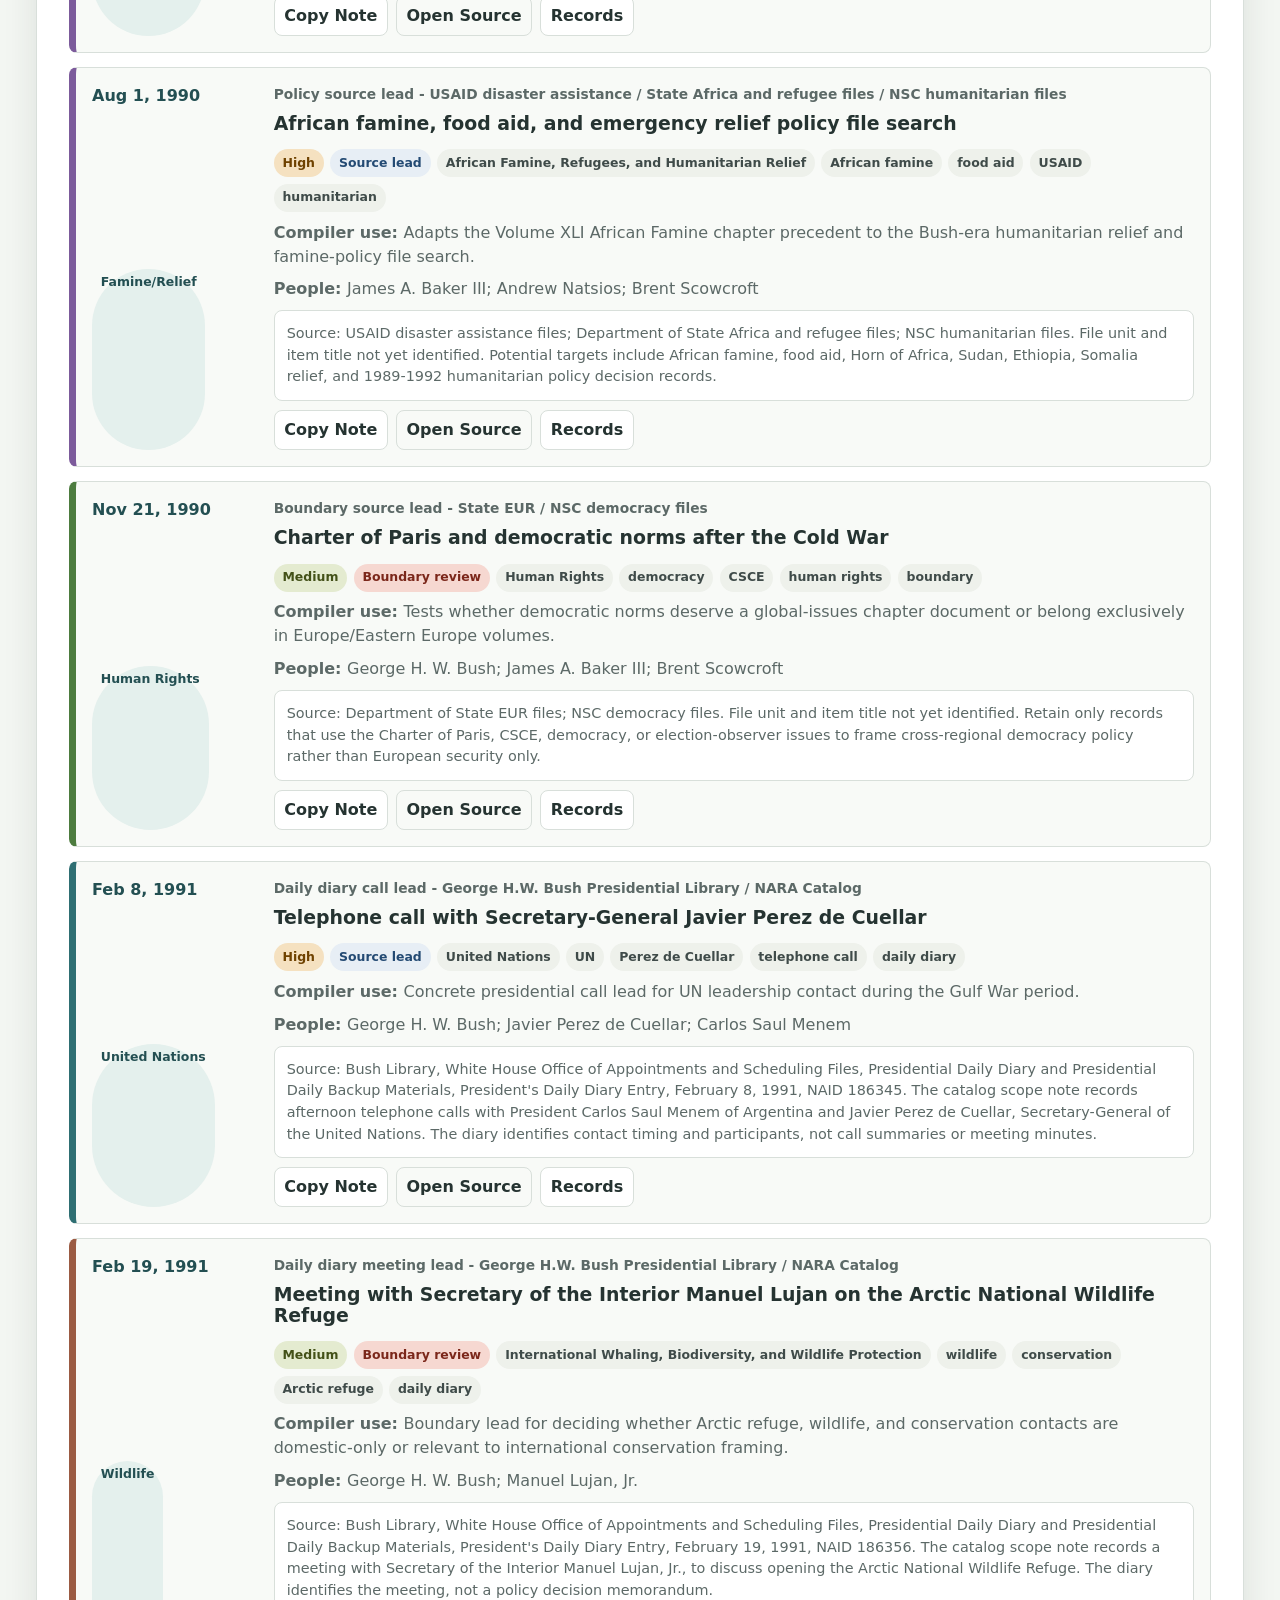
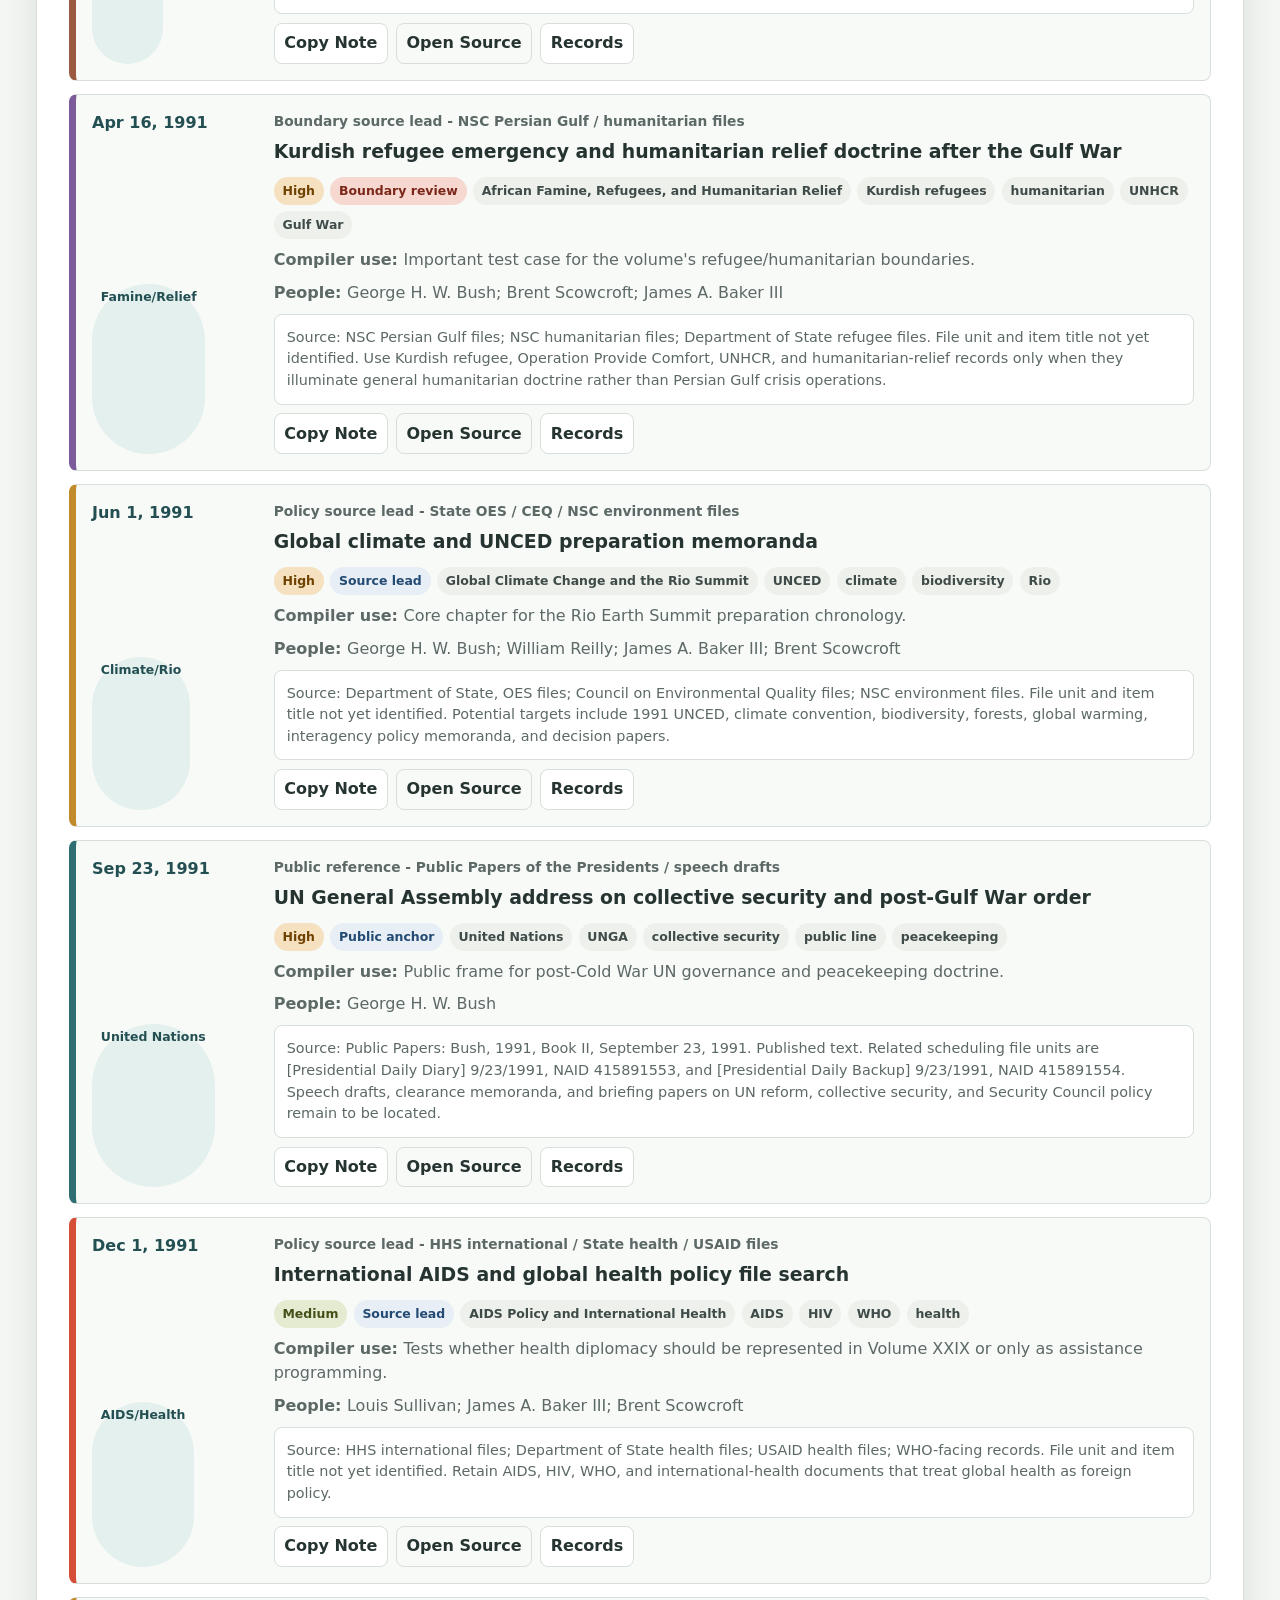
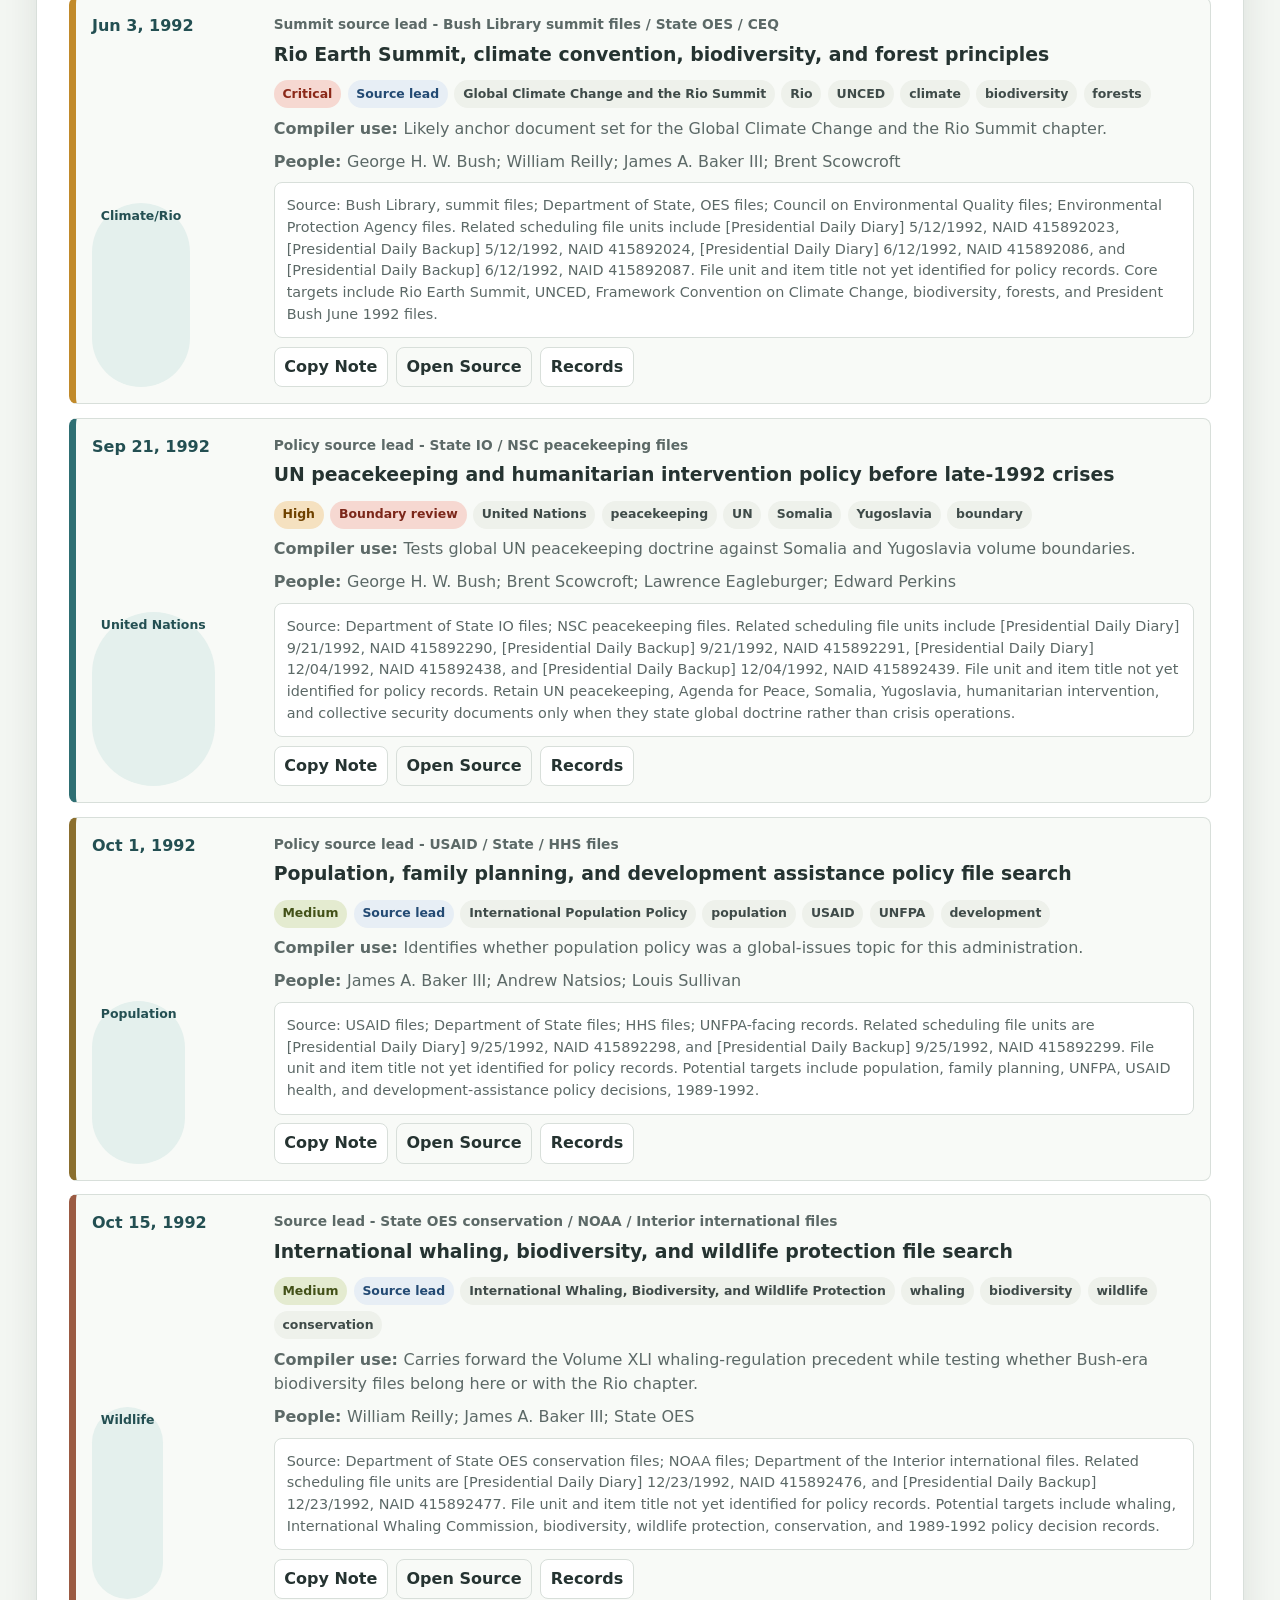
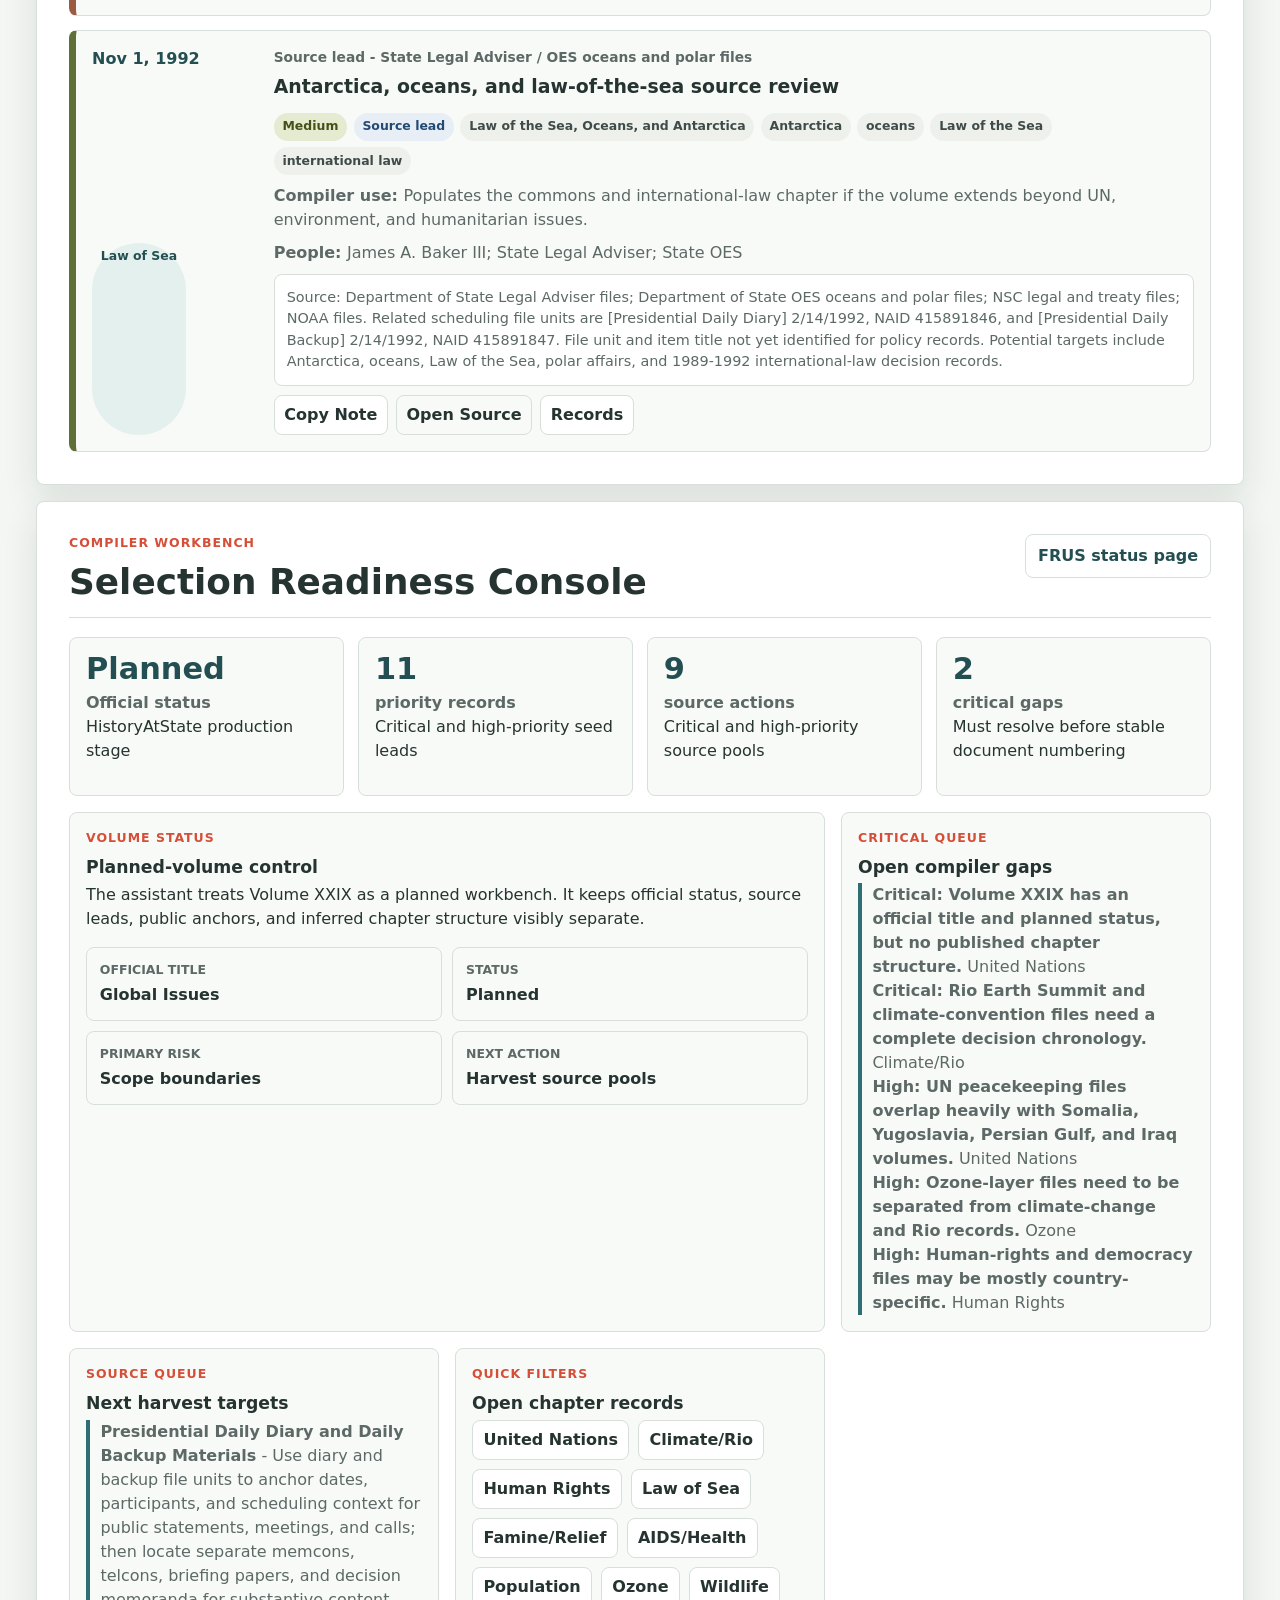
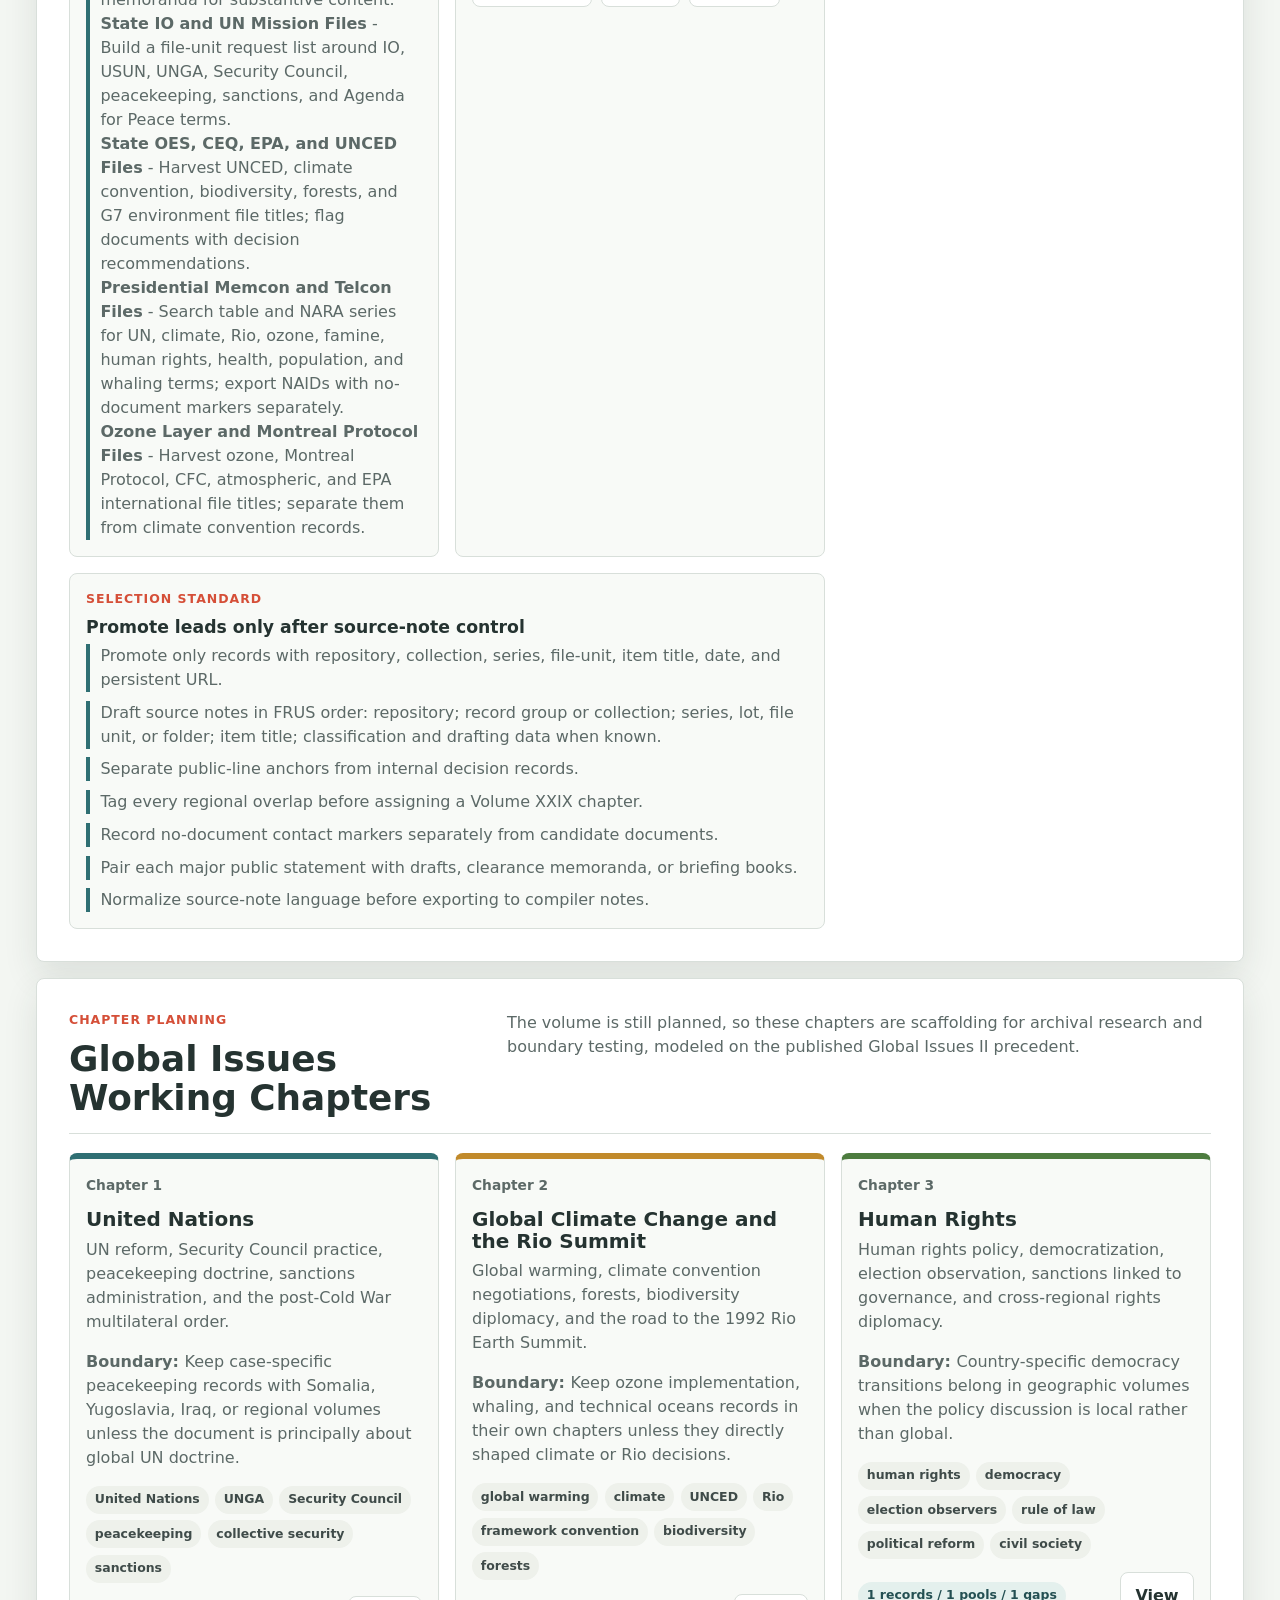
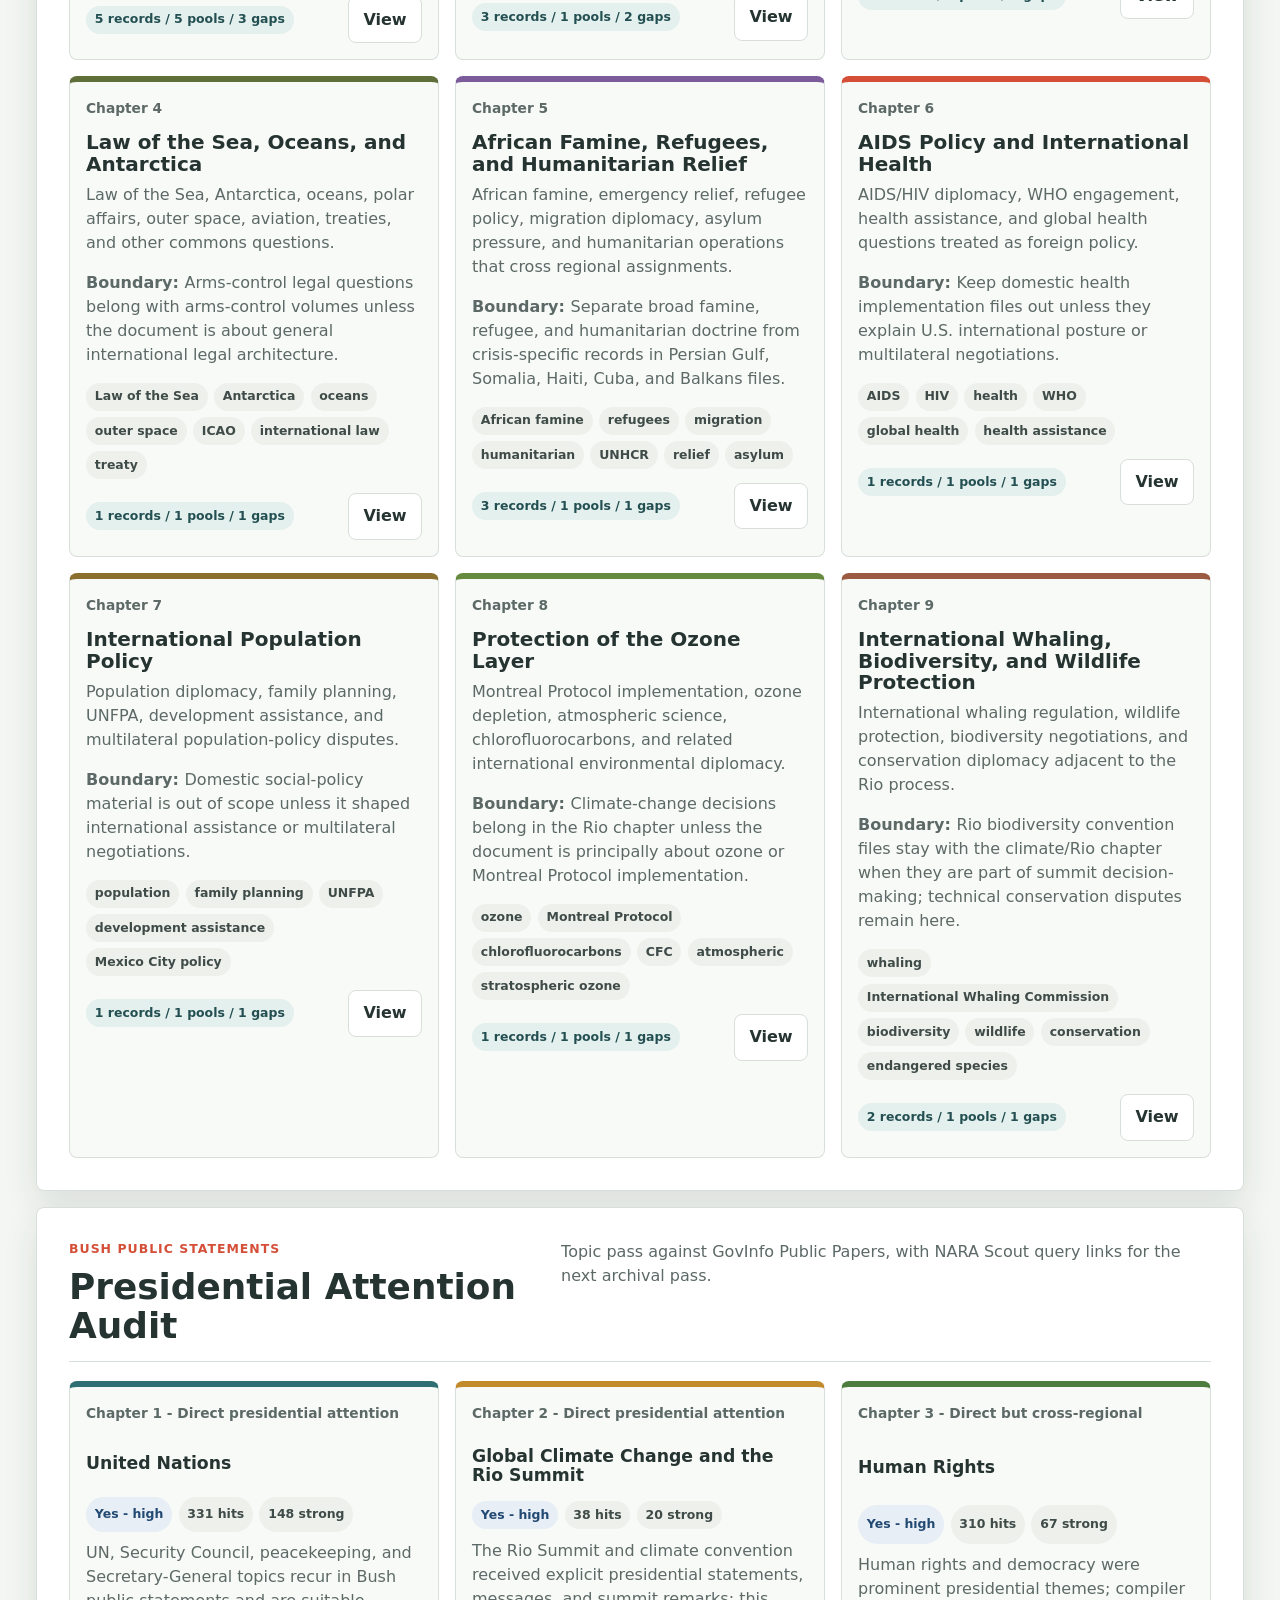
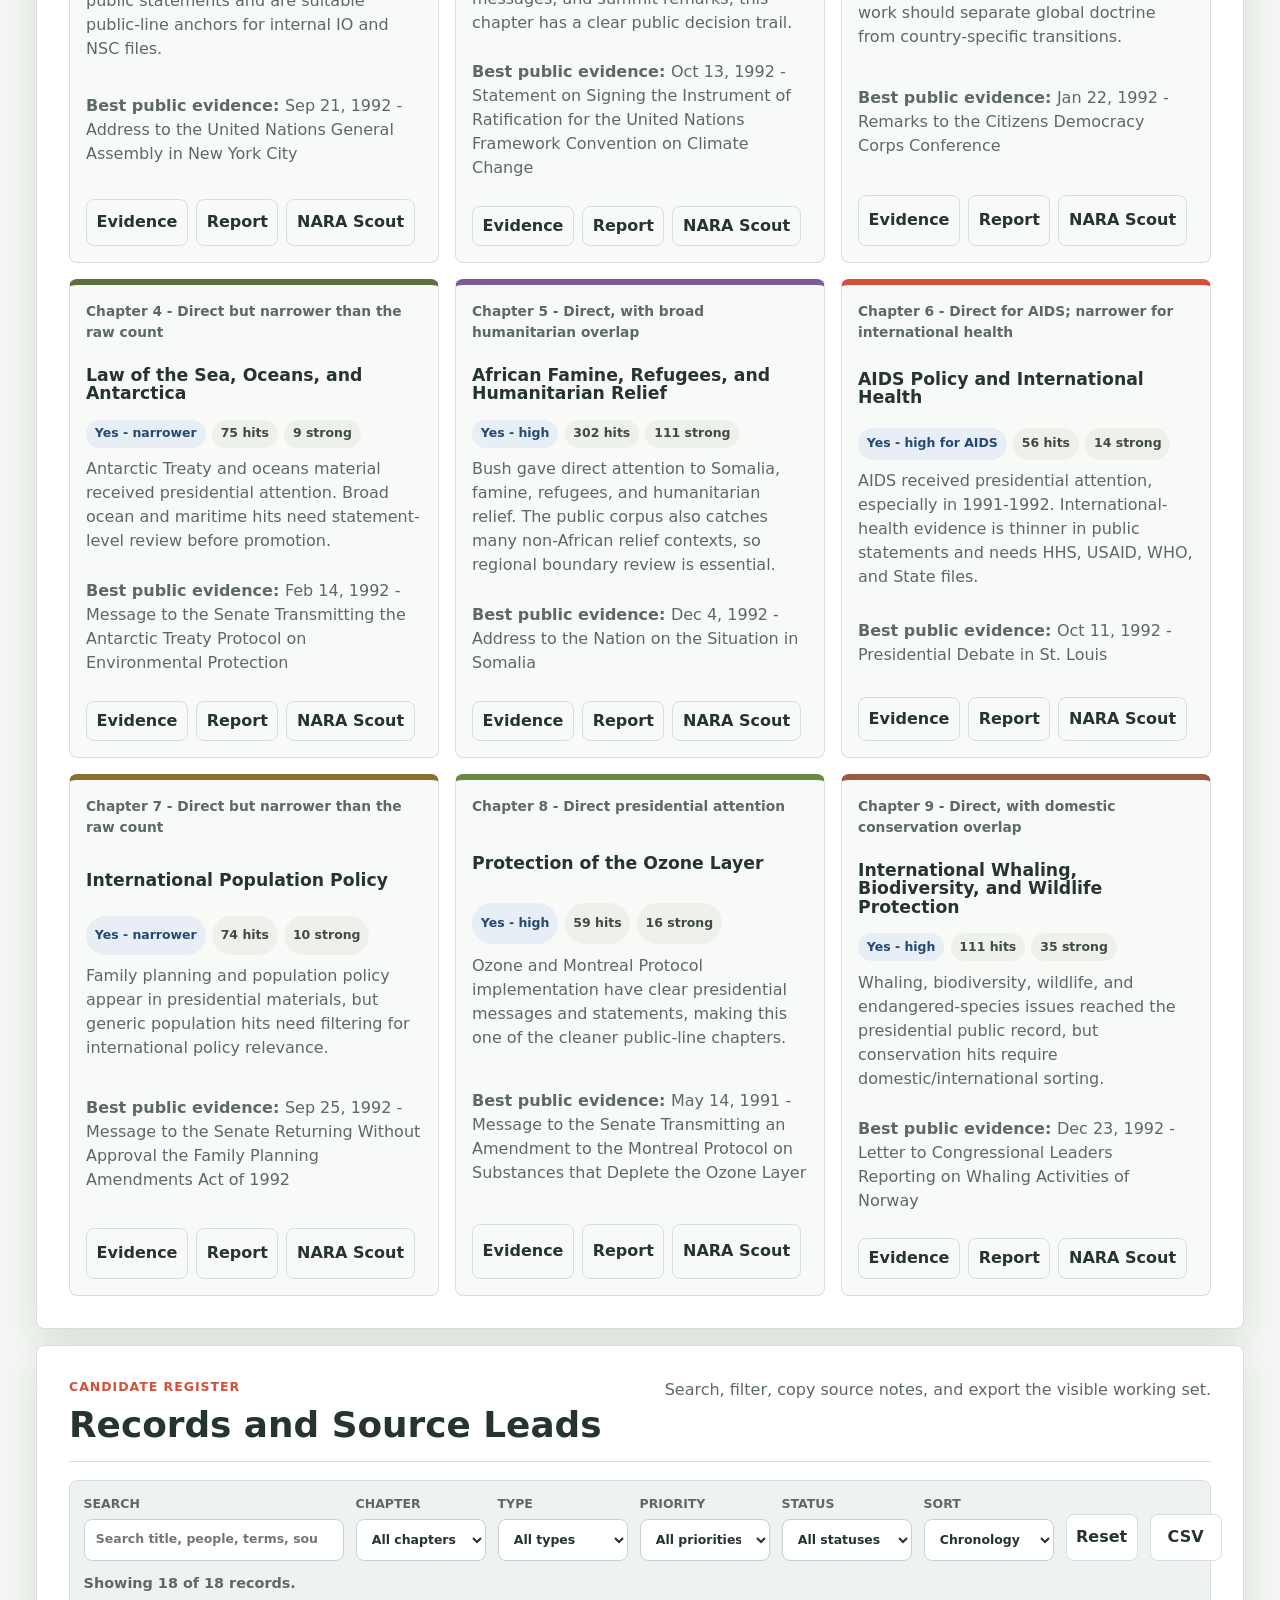
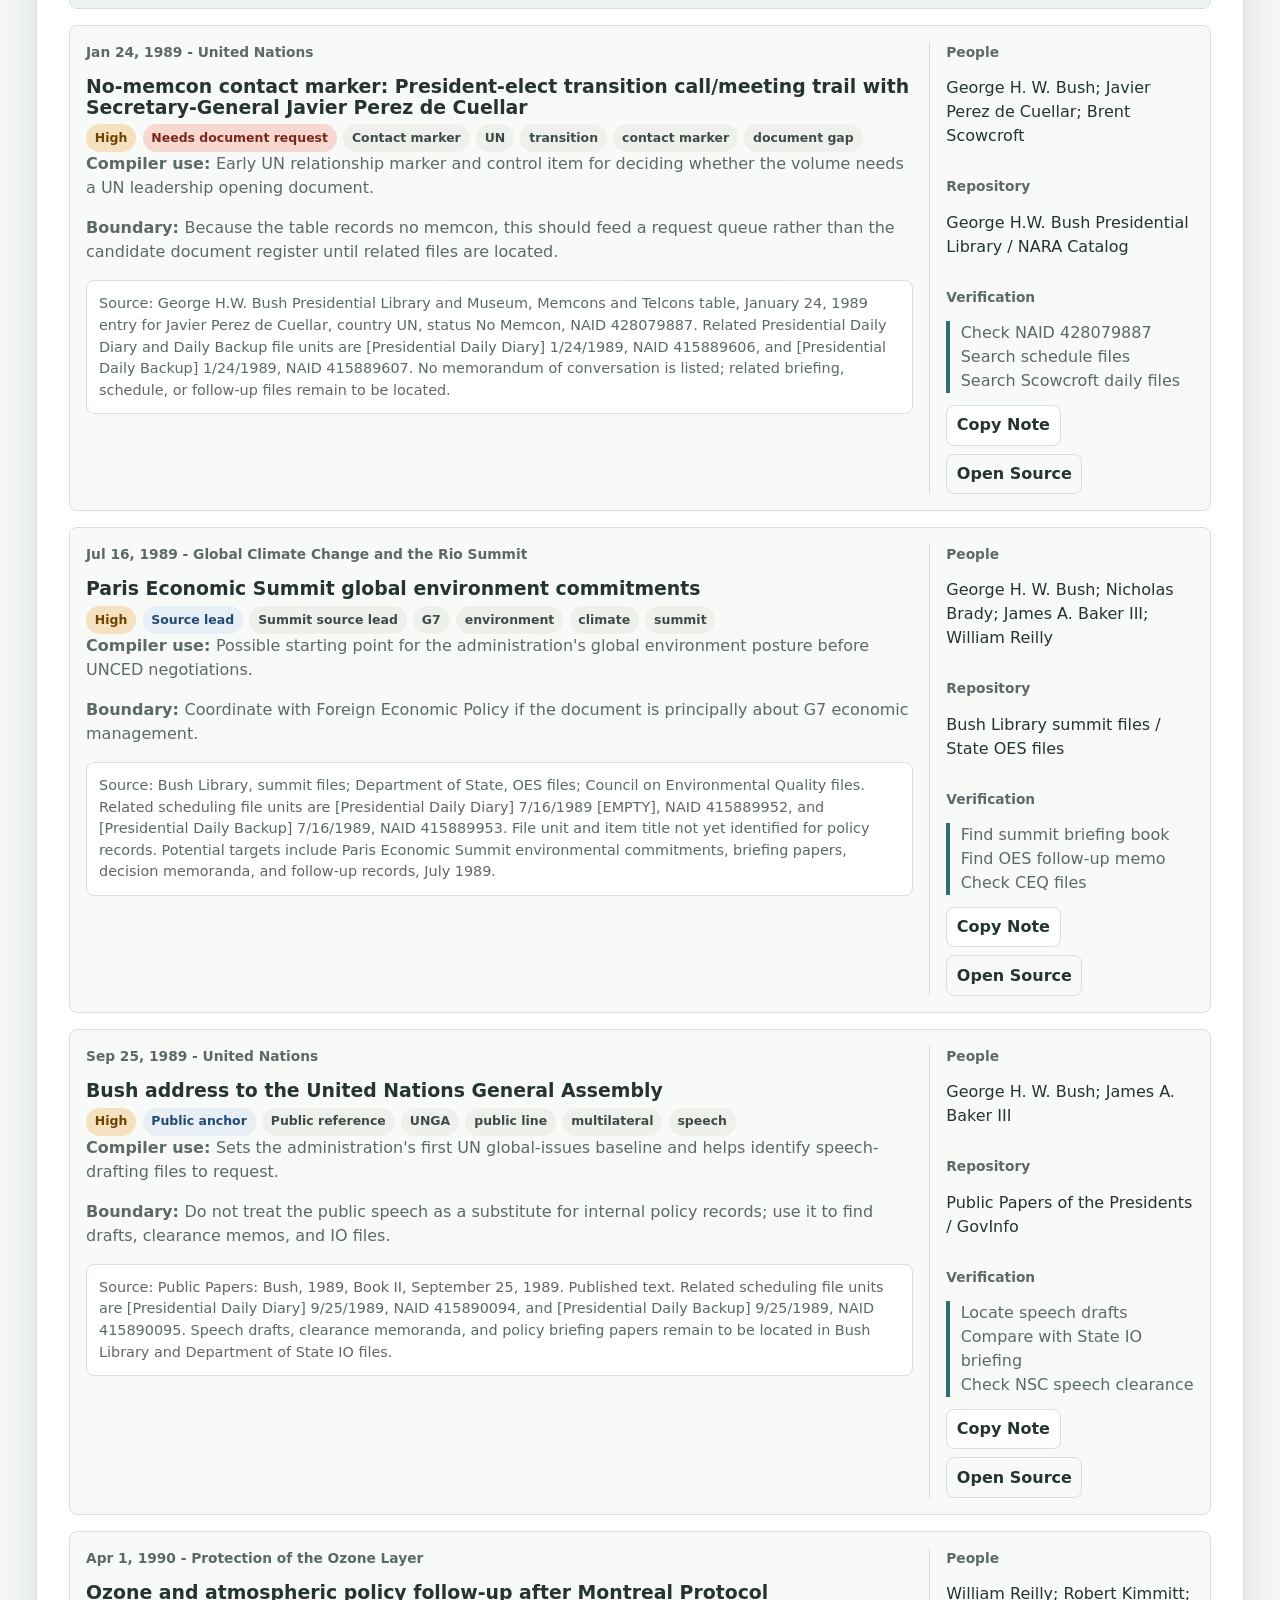
<file: global-issues-89-92/index.html>
<!DOCTYPE html>
<html lang="en">
  <head>
    <meta charset="UTF-8" />
    <meta name="viewport" content="width=device-width, initial-scale=1.0" />
    <title>FRUS 1989-1992 Volume XXIX Global Issues Assistant</title>
    <meta
      name="description"
      content="A compiler-facing research assistant for Foreign Relations of the United States, 1989-1992, Volume XXIX, Global Issues."
    />
    <link rel="icon" href="data:," />
    <link rel="stylesheet" href="styles.css" />
  </head>
  <body>
    <header class="site-header">
      <a class="brand" href="#top" aria-label="FRUS Volume XXIX Global Issues home">
        <span class="brand-mark">XXIX</span>
        <span>Global Issues Desk</span>
      </a>
      <nav aria-label="Primary navigation">
        <a href="#chronology">Chronology</a>
        <a href="#workbench">Workbench</a>
        <a href="#lanes">Chapters</a>
        <a href="#attention">Attention</a>
        <a href="#records">Records</a>
        <a href="#persons">Persons</a>
        <a href="#source-pools">Source Pools</a>
        <a href="#gaps">Gaps</a>
        <a href="#references">References</a>
        <a href="#review">Review</a>
        <a href="#ingest">Ingest</a>
        <a href="#sources">Sources</a>
      </nav>
    </header>

    <main id="top">
      <section class="hero" aria-labelledby="hero-title">
        <div class="hero-copy">
          <p class="kicker">FRUS 1989-1992, Volume XXIX</p>
          <h1 id="hero-title">Global Issues Compiler Assistant</h1>
          <p class="lede">
            A starter workbench for a planned FRUS volume: working chapters, source-pool
            queues, public-line anchors, persons, gaps, and review controls for global
            subjects that cut across geographic and functional volumes.
          </p>
          <div class="hero-actions" aria-label="Primary actions">
            <a class="button primary" href="#chronology">Open Chronology</a>
            <a class="button secondary" href="#records">Browse Records</a>
            <a class="button ghost" href="https://history.state.gov/historicaldocuments/frus1989-92v29" rel="noreferrer">
              Official Volume Page
            </a>
          </div>
        </div>
        <aside class="brief visual-brief" aria-label="Archive scope">
          <img
            class="archive-map"
            src="assets/global-issues-source-map.svg"
            alt="Source map showing Volume XXIX global issues chapters and source pools"
          />
          <p class="brief-label">Compiler Scope</p>
          <dl id="volume-scope"></dl>
        </aside>
      </section>

      <section class="stats" aria-label="Volume summary">
        <div>
          <span id="stat-lanes">0</span>
          <p>working chapters</p>
        </div>
        <div>
          <span id="stat-records">0</span>
          <p>seed records</p>
        </div>
        <div>
          <span id="stat-sources">0</span>
          <p>source pools</p>
        </div>
        <div>
          <span id="stat-gaps">0</span>
          <p>compiler gaps</p>
        </div>
        <div>
          <span id="stat-persons">0</span>
          <p>persons</p>
        </div>
        <div>
          <span id="stat-references">0</span>
          <p>public anchors</p>
        </div>
      </section>

      <section class="section chronology-section" id="chronology" aria-labelledby="chronology-title">
        <div class="section-heading">
          <div>
            <p class="kicker">Declassified Document Chronology</p>
            <h2 id="chronology-title">Chronology of Declassified, Public, and Source-Control Leads</h2>
          </div>
          <p class="section-note">
            Date-first pass through public anchors, Presidential Daily Diary meeting and call leads,
            and source-control records. Status labels distinguish item-level evidence from leads that
            still need document requests or source-note promotion.
          </p>
        </div>
        <div class="tools chronology-tools" role="search" aria-label="Filter chronology">
          <label class="search-field">
            <span>Search</span>
            <input id="chronology-search" type="search" placeholder="Search titles, people, source notes, repositories" />
          </label>
          <label>
            <span>Chapter</span>
            <select id="chronology-lane"></select>
          </label>
          <label>
            <span>Status</span>
            <select id="chronology-status"></select>
          </label>
          <button id="chronology-reset" type="button">Reset</button>
          <button id="chronology-export" type="button">CSV</button>
          <p id="chronology-summary" class="summary">Loading chronology...</p>
        </div>
        <div id="chronology-root" class="chronology-list" aria-live="polite"></div>
      </section>

      <section class="section workbench-section" id="workbench" aria-labelledby="workbench-title">
        <div class="section-heading">
          <div>
            <p class="kicker">Compiler Workbench</p>
            <h2 id="workbench-title">Selection Readiness Console</h2>
          </div>
          <a class="section-link" href="https://history.state.gov/historicaldocuments/status-of-the-series" rel="noreferrer">
            FRUS status page
          </a>
        </div>
        <div id="workbench-root" class="workbench-root" aria-live="polite">
          <p class="loading">Loading workbench...</p>
        </div>
      </section>

      <section class="section" id="lanes" aria-labelledby="lanes-title">
        <div class="section-heading">
          <div>
            <p class="kicker">Chapter Planning</p>
            <h2 id="lanes-title">Global Issues Working Chapters</h2>
          </div>
          <p class="section-note">
            The volume is still planned, so these chapters are scaffolding for
            archival research and boundary testing, modeled on the published
            Global Issues II precedent.
          </p>
        </div>
        <div id="lane-grid" class="lane-grid" aria-live="polite"></div>
      </section>

      <section class="section attention-section" id="attention" aria-labelledby="attention-title">
        <div class="section-heading">
          <div>
            <p class="kicker">Bush Public Statements</p>
            <h2 id="attention-title">Presidential Attention Audit</h2>
          </div>
          <p class="section-note">
            Topic pass against GovInfo Public Papers, with NARA Scout query links for the next archival pass.
          </p>
        </div>
        <div id="attention-root" class="attention-grid" aria-live="polite"></div>
      </section>

      <section class="section records-section" id="records" aria-labelledby="records-title">
        <div class="section-heading">
          <div>
            <p class="kicker">Candidate Register</p>
            <h2 id="records-title">Records and Source Leads</h2>
          </div>
          <p class="section-note">
            Search, filter, copy source notes, and export the visible working set.
          </p>
        </div>
        <div class="tools" role="search" aria-label="Filter records">
          <label class="search-field">
            <span>Search</span>
            <input id="record-search" type="search" placeholder="Search title, people, terms, source notes" />
          </label>
          <label>
            <span>Chapter</span>
            <select id="record-lane"></select>
          </label>
          <label>
            <span>Type</span>
            <select id="record-type"></select>
          </label>
          <label>
            <span>Priority</span>
            <select id="record-priority"></select>
          </label>
          <label>
            <span>Status</span>
            <select id="record-status"></select>
          </label>
          <label>
            <span>Sort</span>
            <select id="record-sort">
              <option value="date">Chronology</option>
              <option value="priority">Priority</option>
              <option value="lane">Chapter</option>
              <option value="type">Type</option>
            </select>
          </label>
          <button id="record-reset" type="button">Reset</button>
          <button id="record-export" type="button">CSV</button>
          <p id="record-summary" class="summary">Loading records...</p>
        </div>
        <div id="record-root" class="record-list" aria-live="polite"></div>
      </section>

      <section class="section" id="persons" aria-labelledby="persons-title">
        <div class="section-heading">
          <div>
            <p class="kicker">Editorial Front Matter</p>
            <h2 id="persons-title">Persons Starter List</h2>
          </div>
          <p class="section-note">
            Names likely to recur in global-issues files, with role and chapter checks.
          </p>
        </div>
        <div class="tools" role="search" aria-label="Filter persons">
          <label class="search-field">
            <span>Search</span>
            <input id="person-search" type="search" placeholder="Search names, roles, terms" />
          </label>
          <label>
            <span>Chapter</span>
            <select id="person-lane"></select>
          </label>
          <button id="person-reset" type="button">Reset</button>
          <button id="person-export" type="button">CSV</button>
          <p id="person-summary" class="summary">Loading persons...</p>
        </div>
        <div id="person-root" class="person-grid" aria-live="polite"></div>
      </section>

      <section class="section source-pool-section" id="source-pools" aria-labelledby="source-pools-title">
        <div class="section-heading">
          <div>
            <p class="kicker">Source Pools</p>
            <h2 id="source-pools-title">Next Harvest Queue</h2>
          </div>
          <p class="section-note">
            Source chapters for the first archival pass, including official pages,
            NARA catalog targets, and precedent FRUS volumes.
          </p>
        </div>
        <div class="tools" role="search" aria-label="Filter source pools">
          <label class="search-field">
            <span>Search</span>
            <input id="pool-search" type="search" placeholder="Search repositories, terms, actions" />
          </label>
          <label>
            <span>Chapter</span>
            <select id="pool-lane"></select>
          </label>
          <label>
            <span>Priority</span>
            <select id="pool-priority"></select>
          </label>
          <button id="pool-reset" type="button">Reset</button>
          <button id="pool-export" type="button">CSV</button>
          <p id="pool-summary" class="summary">Loading source pools...</p>
        </div>
        <div id="pool-root" class="source-grid" aria-live="polite"></div>
      </section>

      <section class="section gap-section" id="gaps" aria-labelledby="gaps-title">
        <div class="section-heading">
          <div>
            <p class="kicker">Gap Tracker</p>
            <h2 id="gaps-title">Compiler Risks to Resolve</h2>
          </div>
          <p class="section-note">
            Open questions that need source work before the volume plan is stable.
          </p>
        </div>
        <div class="tools" role="search" aria-label="Filter compiler gaps">
          <label class="search-field">
            <span>Search</span>
            <input id="gap-search" type="search" placeholder="Search problem, action, evidence, boundary notes" />
          </label>
          <label>
            <span>Chapter</span>
            <select id="gap-lane"></select>
          </label>
          <label>
            <span>Priority</span>
            <select id="gap-priority"></select>
          </label>
          <label>
            <span>Status</span>
            <select id="gap-status"></select>
          </label>
          <button id="gap-reset" type="button">Reset</button>
          <button id="gap-export" type="button">CSV</button>
          <p id="gap-summary" class="summary">Loading gaps...</p>
        </div>
        <div id="gap-root" class="gap-grid" aria-live="polite"></div>
      </section>

      <section class="section" id="references" aria-labelledby="references-title">
        <div class="section-heading">
          <div>
            <p class="kicker">Public and Precedent Layer</p>
            <h2 id="references-title">Public-Line Anchors</h2>
          </div>
          <p class="section-note">
            Public statements and adjacent FRUS volumes for scope control.
          </p>
        </div>
        <div class="tools" role="search" aria-label="Filter public references">
          <label class="search-field">
            <span>Search</span>
            <input id="reference-search" type="search" placeholder="Search titles, terms, compiler use" />
          </label>
          <label>
            <span>Chapter</span>
            <select id="reference-lane"></select>
          </label>
          <label>
            <span>Kind</span>
            <select id="reference-kind"></select>
          </label>
          <button id="reference-reset" type="button">Reset</button>
          <button id="reference-export" type="button">CSV</button>
          <p id="reference-summary" class="summary">Loading references...</p>
        </div>
        <div id="reference-root" class="reference-grid" aria-live="polite"></div>
        <div class="precedent-panel">
          <h3>FRUS Precedent Volumes</h3>
          <div id="precedent-root" class="precedent-grid"></div>
        </div>
      </section>

      <section class="section review-section" id="review" aria-labelledby="review-title">
        <div class="section-heading">
          <div>
            <p class="kicker">Review Queue</p>
            <h2 id="review-title">Compiler Action Board</h2>
          </div>
          <p class="section-note">
            Review state is stored only in this browser so the static site remains
            source-controlled and auditable.
          </p>
        </div>
        <div id="review-root" class="review-root" aria-live="polite"></div>
      </section>

      <section class="section ingest-section" id="ingest" aria-labelledby="ingest-title">
        <div class="section-heading">
          <div>
            <p class="kicker">Ingest Scratchpad</p>
            <h2 id="ingest-title">Local Notes and Query Pack</h2>
          </div>
          <p class="section-note">
            Use this for temporary harvest notes, catalog IDs, and search strings.
          </p>
        </div>
        <div class="ingest-grid">
          <div class="scratchpad">
            <label for="scratchpad">Local scratchpad</label>
            <textarea id="scratchpad" rows="12" placeholder="Paste catalog URLs, NAIDs, file-unit titles, source-note corrections, and next queries here."></textarea>
            <div class="button-row">
              <button id="scratchpad-save" type="button">Save Local</button>
              <button id="scratchpad-export" type="button">Export TXT</button>
              <button id="scratchpad-clear" type="button">Clear</button>
            </div>
          </div>
          <div class="query-pack">
            <h3>Query Pack</h3>
            <div id="query-pack-root" class="query-pack-list"></div>
          </div>
        </div>
      </section>

      <section class="section sources-section" id="sources" aria-labelledby="sources-title">
        <div class="section-heading">
          <div>
            <p class="kicker">Source Control</p>
            <h2 id="sources-title">Official Anchors and Methods</h2>
          </div>
          <p class="section-note">
            Keep official status separate from inferred compiler leads.
          </p>
        </div>
        <div id="source-link-root" class="source-link-grid"></div>
      </section>
    </main>

    <div id="toast" class="toast" role="status" aria-live="polite"></div>

    <script src="data/global-issues-data.js"></script>
    <script src="app.js"></script>
  <section data-presidential-citations data-citation-era="bush" aria-label="Presidential-record citation resources">
  <h2>Presidential-record citation resources</h2>
  <p>Search and copy source-note stems. Folder and series matches are not verified document citations; preserve stronger item citations and State Department FOIA provenance.</p>
  <p><a href="https://therealjameswilson.github.io/bush41-nsc-source-notes/">Bush 41: 70,432 canonical entries</a> · <a href="https://therealjameswilson.github.io/clinton-2013-0185-source-notes/">Clinton: 42,413 finding-aid rows</a></p>
</section>
<script defer src="https://therealjameswilson.github.io/Compiler-Assist/assets/presidential-citations.js?v=20261031" data-era="bush"></script>
</body>
</html>
</file>
<file: Clinton-CentralAmerica/styles.css>
:root {
  color-scheme: light;
  --bg: #f7f8f3;
  --surface: #ffffff;
  --surface-strong: #edf4ef;
  --ink: #10231f;
  --muted: #586761;
  --line: #ccd8d0;
  --teal: #24747d;
  --green: #2f6b4f;
  --red: #c64f3d;
  --gold: #d9a134;
  --shadow: 0 18px 45px rgba(16, 35, 31, 0.12);
  font-family:
    Inter, ui-sans-serif, system-ui, -apple-system, BlinkMacSystemFont, "Segoe UI",
    sans-serif;
}

* {
  box-sizing: border-box;
}

html {
  scroll-behavior: smooth;
}

body {
  margin: 0;
  background:
    linear-gradient(180deg, rgba(36, 116, 125, 0.08), transparent 340px),
    var(--bg);
  color: var(--ink);
  line-height: 1.5;
}

a {
  color: inherit;
}

.site-header {
  position: sticky;
  top: 0;
  z-index: 20;
  display: flex;
  align-items: center;
  justify-content: space-between;
  gap: 24px;
  padding: 14px clamp(18px, 4vw, 48px);
  background: rgba(247, 248, 243, 0.92);
  border-bottom: 1px solid rgba(204, 216, 208, 0.85);
  backdrop-filter: blur(14px);
}

.brand {
  display: inline-flex;
  align-items: center;
  gap: 10px;
  min-width: 220px;
  color: var(--ink);
  font-weight: 800;
  text-decoration: none;
}

.brand-mark {
  display: inline-grid;
  place-items: center;
  width: 48px;
  height: 32px;
  border: 2px solid var(--ink);
  border-radius: 6px;
  background: var(--gold);
  font-size: 0.72rem;
  line-height: 1;
}

nav {
  display: flex;
  flex-wrap: wrap;
  justify-content: flex-end;
  gap: 6px;
}

nav a {
  padding: 8px 10px;
  border-radius: 6px;
  color: var(--muted);
  font-size: 0.92rem;
  font-weight: 700;
  text-decoration: none;
}

nav a:hover,
nav a:focus-visible {
  background: var(--surface-strong);
  color: var(--ink);
  outline: none;
}

main {
  overflow: hidden;
}

.hero {
  display: grid;
  grid-template-columns: minmax(0, 1fr) minmax(300px, 420px);
  align-items: stretch;
  gap: clamp(24px, 5vw, 72px);
  max-width: 1180px;
  margin: 0 auto;
  padding: clamp(40px, 7vw, 88px) clamp(18px, 4vw, 48px) 26px;
}

.hero-copy {
  align-self: center;
}

.kicker {
  margin: 0 0 10px;
  color: var(--red);
  font-size: 0.76rem;
  font-weight: 900;
  letter-spacing: 0;
  text-transform: uppercase;
}

h1,
h2,
h3,
p {
  overflow-wrap: anywhere;
}

h1 {
  max-width: 760px;
  margin: 0;
  font-size: clamp(2.4rem, 5vw, 4.8rem);
  line-height: 0.98;
}

h2 {
  margin: 0;
  font-size: clamp(1.6rem, 3vw, 2.5rem);
  line-height: 1.08;
}

h3 {
  margin: 0;
  font-size: 1.05rem;
  line-height: 1.2;
}

.lede {
  max-width: 720px;
  margin: 22px 0 0;
  color: #30413a;
  font-size: 1.08rem;
}

.hero-actions {
  display: flex;
  flex-wrap: wrap;
  gap: 12px;
  margin-top: 28px;
}

.button,
.tool-button,
.link-button {
  display: inline-flex;
  align-items: center;
  justify-content: center;
  min-height: 42px;
  border: 1px solid var(--ink);
  border-radius: 6px;
  padding: 10px 14px;
  font: inherit;
  font-size: 0.92rem;
  font-weight: 800;
  text-decoration: none;
  cursor: pointer;
  transition:
    transform 160ms ease,
    box-shadow 160ms ease,
    background 160ms ease;
}

.button:hover,
.tool-button:hover,
.link-button:hover,
.button:focus-visible,
.tool-button:focus-visible,
.link-button:focus-visible {
  transform: translateY(-1px);
  box-shadow: 0 10px 22px rgba(16, 35, 31, 0.14);
  outline: none;
}

.primary {
  background: var(--ink);
  color: white;
}

.secondary,
.tool-button,
.link-button {
  background: var(--surface);
  color: var(--ink);
}

.volume-panel {
  align-self: end;
  overflow: hidden;
  border: 1px solid var(--line);
  border-radius: 8px;
  background: var(--surface);
  box-shadow: var(--shadow);
}

.volume-panel img {
  display: block;
  width: 100%;
  height: auto;
  background: #dfe9e2;
}

.volume-panel dl {
  display: grid;
  gap: 0;
  margin: 0;
}

.volume-panel dl div {
  display: grid;
  grid-template-columns: 112px minmax(0, 1fr);
  gap: 12px;
  padding: 13px 16px;
  border-top: 1px solid var(--line);
}

dt {
  color: var(--muted);
  font-size: 0.72rem;
  font-weight: 900;
  letter-spacing: 0;
  text-transform: uppercase;
}

dd {
  margin: 0;
  font-weight: 750;
}

.stats {
  display: grid;
  grid-template-columns: repeat(4, minmax(0, 1fr));
  gap: 1px;
  max-width: 1180px;
  margin: 0 auto;
  padding: 0 clamp(18px, 4vw, 48px) 42px;
}

.stats div {
  min-height: 116px;
  padding: 20px;
  border: 1px solid var(--line);
  background: var(--surface);
}

.stats span {
  display: block;
  font-size: 2rem;
  font-weight: 900;
}

.stats p {
  margin: 4px 0 0;
  color: var(--muted);
  font-weight: 750;
}

.section {
  padding: clamp(42px, 7vw, 78px) clamp(18px, 4vw, 48px);
  border-top: 1px solid rgba(204, 216, 208, 0.75);
}

.section:nth-of-type(odd) {
  background: rgba(237, 244, 239, 0.68);
}

.section-heading {
  display: grid;
  grid-template-columns: minmax(0, 0.72fr) minmax(260px, 0.5fr);
  gap: 24px;
  max-width: 1180px;
  margin: 0 auto 24px;
}

.section-note {
  margin: 0;
  color: var(--muted);
  font-size: 0.98rem;
}

.official-grid,
.country-grid,
.source-grid,
.library-grid,
.method-grid {
  display: grid;
  grid-template-columns: repeat(4, minmax(0, 1fr));
  gap: 14px;
  max-width: 1180px;
  margin: 0 auto;
}

.source-grid,
.library-grid,
.method-grid {
  grid-template-columns: repeat(3, minmax(0, 1fr));
}

.official-card,
.country-card,
.source-card,
.library-card,
.chronology-card,
.method-card,
.queue-card {
  border: 1px solid var(--line);
  border-radius: 8px;
  background: var(--surface);
  box-shadow: 0 10px 28px rgba(16, 35, 31, 0.07);
}

.official-card,
.country-card,
.source-card,
.library-card,
.method-card {
  padding: 18px;
}

.official-card p,
.country-card p,
.source-card p,
.library-card p,
.chronology-card p,
.method-card p,
.queue-card p {
  color: var(--muted);
}

.official-card p,
.source-card p,
.library-card p,
.method-card p {
  margin: 10px 0 0;
}

.inline-link {
  color: var(--teal);
  font-weight: 850;
  text-decoration-thickness: 2px;
  text-underline-offset: 3px;
}

.inline-link:hover,
.inline-link:focus-visible {
  color: var(--red);
  outline: none;
}

.official-card .meta,
.country-card .meta,
.source-card .meta,
.library-card .meta,
.chronology-card .meta,
.queue-card .meta {
  display: flex;
  flex-wrap: wrap;
  gap: 6px;
  margin-top: 14px;
}

.pill {
  display: inline-flex;
  align-items: center;
  min-height: 26px;
  padding: 4px 8px;
  border: 1px solid rgba(204, 216, 208, 0.9);
  border-radius: 999px;
  background: var(--surface-strong);
  color: #31433d;
  font-size: 0.76rem;
  font-weight: 850;
}

.pill.high,
.pill.critical {
  border-color: rgba(198, 79, 61, 0.45);
  background: rgba(198, 79, 61, 0.1);
  color: #8e2f22;
}

.pill.medium {
  border-color: rgba(217, 161, 52, 0.55);
  background: rgba(217, 161, 52, 0.16);
  color: #7b5514;
}

.pill.ready {
  border-color: rgba(47, 107, 79, 0.45);
  background: rgba(47, 107, 79, 0.12);
  color: #28523d;
}

.country-card {
  display: grid;
  gap: 14px;
}

.country-card header {
  display: flex;
  align-items: flex-start;
  justify-content: space-between;
  gap: 12px;
}

.country-code {
  display: inline-grid;
  place-items: center;
  flex: 0 0 44px;
  width: 44px;
  height: 44px;
  border-radius: 7px;
  background: var(--ink);
  color: white;
  font-size: 0.78rem;
  font-weight: 900;
}

.country-card ul,
.source-card ul,
.library-card ul {
  display: grid;
  gap: 8px;
  margin: 0;
  padding-left: 18px;
  color: #354640;
}

.source-note-label {
  margin: 0 !important;
  color: var(--ink) !important;
  font-size: 0.78rem;
  font-weight: 900;
  text-transform: uppercase;
}

.source-note-list {
  padding-left: 20px;
}

.source-note-list li {
  color: #2d3f39;
  font-size: 0.9rem;
}

.chronology-overview,
.library-overview {
  display: grid;
  grid-template-columns: repeat(4, minmax(0, 1fr));
  gap: 1px;
  max-width: 1180px;
  margin: 0 auto 18px;
}

.chronology-overview article,
.library-overview article {
  min-height: 116px;
  padding: 18px;
  border: 1px solid var(--line);
  background: var(--surface);
}

.chronology-overview strong,
.library-overview strong {
  display: block;
  color: var(--ink);
  font-size: 1.85rem;
  font-weight: 900;
}

.chronology-overview span,
.library-overview span {
  display: block;
  color: var(--ink);
  font-weight: 850;
}

.chronology-overview p,
.library-overview p {
  margin: 6px 0 0;
  color: var(--muted);
}

.chronology-list {
  display: grid;
  gap: 12px;
  max-width: 1180px;
  margin: 0 auto;
}

.chronology-card {
  display: grid;
  grid-template-columns: minmax(130px, 0.22fr) minmax(0, 1fr);
  gap: 12px;
  padding: 18px;
}

.chronology-date-block {
  display: flex;
  align-items: flex-start;
  flex-direction: column;
  gap: 10px;
  padding-right: 16px;
  border-right: 1px solid var(--line);
}

.chronology-date-block > span {
  color: var(--ink) !important;
  font-size: 1rem;
  font-weight: 850;
}

.chronology-card-body {
  min-width: 0;
}

.source-note-text {
  padding: 12px;
  border: 1px solid var(--line);
  border-radius: 6px;
  background: var(--surface-strong);
  color: #2d3f39 !important;
  font-size: 0.9rem;
}

.library-card {
  display: grid;
  gap: 14px;
}

.library-card-header {
  display: flex;
  align-items: flex-start;
  justify-content: space-between;
  gap: 14px;
}

.onsite-note {
  padding-top: 12px;
  border-top: 1px solid var(--line);
}

.onsite-layout {
  display: grid;
  grid-template-columns: minmax(0, 0.78fr) minmax(280px, 0.55fr);
  gap: 14px;
  max-width: 1180px;
  margin: 14px auto 0;
}

.onsite-panel {
  border: 1px solid var(--line);
  border-radius: 8px;
  background: var(--surface);
  box-shadow: 0 10px 28px rgba(16, 35, 31, 0.07);
  padding: 20px;
}

.onsite-panel ol {
  display: grid;
  gap: 12px;
  margin: 16px 0 0;
  padding-left: 20px;
}

.onsite-panel li strong,
.onsite-panel li span {
  display: block;
}

.onsite-panel li span {
  color: var(--muted);
}

.batch-list {
  display: grid;
  gap: 10px;
  margin-top: 16px;
}

.batch-list article {
  padding: 12px;
  border: 1px solid var(--line);
  border-radius: 6px;
  background: var(--surface-strong);
}

.batch-list h4 {
  margin: 0;
  font-size: 0.94rem;
}

.batch-list p {
  margin: 6px 0 0;
  color: var(--muted);
}

.queue-tools {
  display: grid;
  grid-template-columns: minmax(240px, 1fr) repeat(3, minmax(150px, 0.46fr)) auto auto;
  gap: 10px;
  max-width: 1180px;
  margin: 0 auto 12px;
  align-items: end;
}

.queue-tools label {
  display: grid;
  gap: 6px;
  color: var(--muted);
  font-size: 0.78rem;
  font-weight: 850;
  text-transform: uppercase;
}

input,
select {
  width: 100%;
  min-height: 42px;
  border: 1px solid var(--line);
  border-radius: 6px;
  padding: 9px 10px;
  background: var(--surface);
  color: var(--ink);
  font: inherit;
  font-size: 0.94rem;
}

input:focus,
select:focus {
  border-color: var(--teal);
  outline: 3px solid rgba(36, 116, 125, 0.15);
}

.result-summary {
  max-width: 1180px;
  margin: 0 auto 18px;
  color: var(--muted);
  font-weight: 750;
}

.queue-list {
  display: grid;
  gap: 12px;
  max-width: 1180px;
  margin: 0 auto;
}

.queue-card {
  display: grid;
  grid-template-columns: minmax(0, 1fr) auto;
  gap: 18px;
  padding: 18px;
}

.queue-card h3 {
  margin-bottom: 8px;
}

.queue-card p {
  margin: 0;
}

.query {
  margin-top: 10px !important;
  color: #31433d !important;
}

.queue-actions {
  display: flex;
  align-items: center;
  justify-content: flex-end;
  gap: 8px;
}

.link-button {
  min-width: 120px;
  white-space: nowrap;
}

.empty-state {
  border: 1px dashed var(--line);
  border-radius: 8px;
  padding: 28px;
  background: rgba(255, 255, 255, 0.7);
  color: var(--muted);
  text-align: center;
}

.site-footer {
  padding: 28px clamp(18px, 4vw, 48px);
  background: var(--ink);
  color: white;
}

.site-footer p {
  max-width: 1180px;
  margin: 0 auto;
}

.site-footer a {
  color: #f2c767;
  font-weight: 800;
}

@media (max-width: 980px) {
  .site-header {
    align-items: flex-start;
    flex-direction: column;
  }

  nav {
    justify-content: flex-start;
  }

  .hero,
  .section-heading,
  .queue-card {
    grid-template-columns: 1fr;
  }

  .volume-panel {
    align-self: stretch;
  }

  .stats,
  .official-grid,
  .country-grid,
  .source-grid,
  .library-grid,
  .library-overview,
  .chronology-overview,
  .method-grid {
    grid-template-columns: repeat(2, minmax(0, 1fr));
  }

  .onsite-layout {
    grid-template-columns: 1fr;
  }

  .queue-tools {
    grid-template-columns: repeat(2, minmax(0, 1fr));
  }

  .search-field {
    grid-column: 1 / -1;
  }

  .queue-actions {
    justify-content: flex-start;
  }
}

@media (max-width: 620px) {
  .site-header {
    position: static;
  }

  .brand {
    min-width: 0;
  }

  nav a {
    padding-inline: 8px;
  }

  h1 {
    font-size: 2.35rem;
  }

  .hero {
    padding-top: 32px;
  }

  .stats,
  .official-grid,
  .country-grid,
  .source-grid,
  .library-grid,
  .library-overview,
  .chronology-overview,
  .method-grid,
  .queue-tools {
    grid-template-columns: 1fr;
  }

  .volume-panel dl div {
    grid-template-columns: 1fr;
    gap: 4px;
  }

  .stats div {
    min-height: 96px;
  }

  .hero-actions,
  .queue-actions {
    align-items: stretch;
    flex-direction: column;
  }

  .button,
  .tool-button,
  .link-button {
    width: 100%;
  }

  .chronology-card {
    grid-template-columns: 1fr;
  }

  .chronology-date-block {
    flex-direction: row;
    flex-wrap: wrap;
    align-items: center;
    padding-right: 0;
    padding-bottom: 12px;
    border-right: 0;
    border-bottom: 1px solid var(--line);
  }
}
</file>
<file: global-issues-89-92/styles.css>
:root {
  color-scheme: light;
  --ink: #253331;
  --muted: #5c6967;
  --line: #d8dfda;
  --page: #f3f6f2;
  --panel: #ffffff;
  --panel-soft: #f8faf7;
  --green: #2f6f73;
  --green-dark: #234f52;
  --red: #d54f38;
  --blue: #4d7c3f;
  --purple: #7c5b9b;
  --gold: #c18a2b;
  --olive: #5f6f3a;
  --shadow: 0 14px 34px rgba(37, 51, 49, 0.11);
  --radius: 8px;
}

* {
  box-sizing: border-box;
}

html {
  scroll-behavior: smooth;
}

body {
  margin: 0;
  background: var(--page);
  color: var(--ink);
  font-family:
    Inter, ui-sans-serif, system-ui, -apple-system, BlinkMacSystemFont, "Segoe UI", sans-serif;
  font-size: 16px;
  line-height: 1.5;
}

a {
  color: var(--green-dark);
  text-decoration: none;
}

a:hover,
a:focus-visible {
  color: #173f41;
  text-decoration: underline;
}

button,
input,
select,
textarea {
  font: inherit;
}

button,
.button {
  align-items: center;
  border: 1px solid var(--line);
  border-radius: var(--radius);
  cursor: pointer;
  display: inline-flex;
  font-weight: 700;
  gap: 0.35rem;
  justify-content: center;
  min-height: 42px;
  padding: 0.65rem 0.9rem;
  text-decoration: none;
  transition:
    background 160ms ease,
    border-color 160ms ease,
    color 160ms ease,
    transform 160ms ease;
  white-space: nowrap;
}

button {
  background: var(--panel);
  color: var(--ink);
}

button:hover,
button:focus-visible,
.button:hover,
.button:focus-visible {
  border-color: var(--green);
  transform: translateY(-1px);
  text-decoration: none;
}

button:focus-visible,
a:focus-visible,
input:focus-visible,
select:focus-visible,
textarea:focus-visible {
  outline: 3px solid rgba(47, 111, 115, 0.28);
  outline-offset: 2px;
}

.button.primary,
button.primary {
  background: var(--green);
  border-color: var(--green);
  color: #fff;
}

.button.secondary {
  background: #fff;
  border-color: var(--green);
  color: var(--green-dark);
}

.button.ghost {
  background: transparent;
  color: var(--ink);
}

.site-header {
  align-items: center;
  background: rgba(255, 255, 255, 0.94);
  border-bottom: 1px solid var(--line);
  display: flex;
  gap: 1rem;
  justify-content: space-between;
  left: 0;
  padding: 0.8rem clamp(1rem, 3vw, 2rem);
  position: sticky;
  right: 0;
  top: 0;
  z-index: 20;
}

.brand {
  align-items: center;
  color: var(--ink);
  display: inline-flex;
  flex: 0 0 auto;
  font-weight: 800;
  gap: 0.65rem;
  letter-spacing: 0;
}

.brand:hover,
.brand:focus-visible {
  color: var(--ink);
  text-decoration: none;
}

.brand-mark {
  align-items: center;
  background: var(--ink);
  border-radius: 7px;
  color: #fff;
  display: inline-flex;
  font-size: 0.78rem;
  height: 2rem;
  justify-content: center;
  min-width: 3.25rem;
  padding: 0 0.45rem;
}

nav {
  align-items: center;
  display: flex;
  flex-wrap: wrap;
  gap: 0.25rem;
  justify-content: flex-end;
}

nav a {
  border-radius: 7px;
  color: var(--muted);
  font-size: 0.9rem;
  font-weight: 700;
  padding: 0.45rem 0.6rem;
}

nav a:hover,
nav a:focus-visible {
  background: #edf3ee;
  color: var(--ink);
  text-decoration: none;
}

main {
  margin: 0 auto;
  max-width: 1480px;
  padding: 0 clamp(1rem, 4vw, 2.25rem) 4rem;
}

.hero {
  align-items: stretch;
  display: grid;
  gap: 1.4rem;
  grid-template-columns: minmax(0, 1.15fr) minmax(340px, 0.85fr);
  min-height: 560px;
  padding: 3rem 0 1.6rem;
}

.hero-copy,
.brief,
.section {
  background: var(--panel);
  border: 1px solid var(--line);
  border-radius: var(--radius);
  box-shadow: var(--shadow);
}

.hero-copy {
  display: flex;
  flex-direction: column;
  justify-content: center;
  padding: clamp(1.4rem, 4vw, 3.25rem);
}

.kicker {
  color: var(--red);
  font-size: 0.78rem;
  font-weight: 800;
  letter-spacing: 0.08em;
  margin: 0 0 0.6rem;
  text-transform: uppercase;
}

h1,
h2,
h3,
p {
  margin-top: 0;
}

h1,
h2,
h3 {
  letter-spacing: 0;
  line-height: 1.08;
}

h1 {
  font-size: clamp(2.4rem, 5vw, 5rem);
  margin-bottom: 1rem;
  max-width: 11ch;
}

h2 {
  font-size: clamp(1.65rem, 2.8vw, 2.6rem);
  margin-bottom: 0;
}

h3 {
  font-size: 1.08rem;
  margin-bottom: 0.45rem;
}

.lede {
  color: var(--muted);
  font-size: 1.12rem;
  max-width: 70ch;
}

.hero-actions,
.button-row,
.inline-actions {
  display: flex;
  flex-wrap: wrap;
  gap: 0.65rem;
}

.brief {
  display: flex;
  flex-direction: column;
  justify-content: space-between;
  overflow: hidden;
  padding: 1rem;
}

.visual-brief {
  min-height: 480px;
}

.archive-map {
  aspect-ratio: 760 / 520;
  background: #e8efeb;
  border-radius: var(--radius);
  display: block;
  object-fit: cover;
  width: 100%;
}

.brief-label {
  color: var(--red);
  font-size: 0.75rem;
  font-weight: 800;
  letter-spacing: 0.08em;
  margin: 1rem 0 0.6rem;
  text-transform: uppercase;
}

dl {
  margin: 0;
}

.brief dl,
.metric-list {
  display: grid;
  gap: 0.65rem;
  grid-template-columns: repeat(2, minmax(0, 1fr));
}

.brief dl div,
.metric-list div {
  background: var(--panel-soft);
  border: 1px solid var(--line);
  border-radius: var(--radius);
  padding: 0.8rem;
}

dt {
  color: var(--muted);
  font-size: 0.78rem;
  font-weight: 800;
  text-transform: uppercase;
}

dd {
  font-weight: 800;
  margin: 0.2rem 0 0;
}

.stats {
  display: grid;
  gap: 0.85rem;
  grid-template-columns: repeat(6, minmax(0, 1fr));
  margin: 0.4rem 0 1rem;
}

.stats div {
  background: var(--panel);
  border: 1px solid var(--line);
  border-radius: var(--radius);
  box-shadow: 0 8px 18px rgba(37, 51, 49, 0.07);
  min-height: 110px;
  padding: 1rem;
}

.stats span {
  color: var(--green-dark);
  display: block;
  font-size: 2.1rem;
  font-weight: 850;
  line-height: 1;
}

.stats p {
  color: var(--muted);
  font-weight: 700;
  margin: 0.5rem 0 0;
}

.section {
  margin-top: 1rem;
  padding: clamp(1.1rem, 3vw, 2rem);
}

.section-heading {
  align-items: flex-start;
  border-bottom: 1px solid var(--line);
  display: flex;
  gap: 1rem;
  justify-content: space-between;
  margin-bottom: 1.15rem;
  padding-bottom: 1rem;
}

.section-note {
  color: var(--muted);
  margin: 0;
  max-width: 44rem;
}

.section-link {
  align-items: center;
  border: 1px solid var(--line);
  border-radius: var(--radius);
  color: var(--green-dark);
  display: inline-flex;
  font-weight: 800;
  min-height: 40px;
  padding: 0.55rem 0.75rem;
  white-space: nowrap;
}

.workbench-root {
  display: grid;
  gap: 1rem;
}

.metric-row {
  display: grid;
  gap: 0.85rem;
  grid-template-columns: repeat(4, minmax(0, 1fr));
}

.metric {
  background: var(--panel-soft);
  border: 1px solid var(--line);
  border-radius: var(--radius);
  padding: 1rem;
}

.metric strong {
  color: var(--green-dark);
  display: block;
  font-size: 1.9rem;
  line-height: 1;
}

.metric span {
  color: var(--muted);
  display: block;
  font-weight: 800;
  margin-top: 0.45rem;
}

.workbench-grid {
  display: grid;
  gap: 1rem;
  grid-template-columns: repeat(3, minmax(0, 1fr));
}

.panel,
.lane-card,
.attention-card,
.chronology-item,
.record-card,
.person-card,
.source-card,
.gap-card,
.reference-card,
.precedent-card,
.review-item,
.source-link-card {
  background: var(--panel-soft);
  border: 1px solid var(--line);
  border-radius: var(--radius);
}

.panel {
  padding: 1rem;
}

.panel-wide {
  grid-column: span 2;
}

.check-list,
.compact-list,
.tag-list {
  list-style: none;
  margin: 0;
  padding: 0;
}

.check-list {
  display: grid;
  gap: 0.55rem;
}

.check-list li,
.compact-list li {
  border-left: 4px solid var(--green);
  color: var(--muted);
  padding-left: 0.65rem;
}

.quick-filter-grid {
  display: flex;
  flex-wrap: wrap;
  gap: 0.55rem;
}

.quick-filter-grid button {
  min-height: 36px;
  padding: 0.45rem 0.65rem;
}

.lane-grid,
.attention-grid,
.person-grid,
.source-grid,
.gap-grid,
.reference-grid,
.precedent-grid,
.source-link-grid {
  display: grid;
  gap: 1rem;
}

.lane-grid {
  grid-template-columns: repeat(3, minmax(0, 1fr));
}

.lane-card {
  border-top: 6px solid var(--green);
  padding: 1rem;
}

.attention-grid {
  grid-template-columns: repeat(3, minmax(0, 1fr));
}

.attention-card {
  border-top: 6px solid var(--green);
  display: grid;
  gap: 0.6rem;
  padding: 1rem;
}

.lane-card .lane-number,
.meta-line,
.card-meta {
  color: var(--muted);
  font-size: 0.86rem;
  font-weight: 800;
}

.lane-card h3 {
  font-size: 1.25rem;
}

.lane-card p {
  color: var(--muted);
}

.lane-footer {
  align-items: center;
  display: flex;
  flex-wrap: wrap;
  gap: 0.5rem;
  justify-content: space-between;
  margin-top: 0.85rem;
}

.count-pill,
.tag,
.priority,
.status-pill {
  align-items: center;
  border-radius: 999px;
  display: inline-flex;
  font-size: 0.78rem;
  font-weight: 850;
  min-height: 28px;
  padding: 0.25rem 0.55rem;
}

.count-pill {
  background: #e4f0ed;
  color: var(--green-dark);
}

.tag {
  background: #eef1eb;
  color: #3f4b49;
}

.priority {
  background: #f5e6d4;
  color: #6b410f;
}

.priority.Critical {
  background: #f6d8d1;
  color: #8b2818;
}

.priority.High {
  background: #f5e1c0;
  color: #6f4200;
}

.priority.Medium {
  background: #e4ebd0;
  color: #435118;
}

.status-pill {
  background: #e7eef5;
  color: #234a73;
}

.status-pill.Open,
.status-pill.Needs,
.status-pill.Boundary {
  background: #f6d8d1;
  color: #7b271a;
}

.tools {
  align-items: end;
  background: #eef3ef;
  border: 1px solid var(--line);
  border-radius: var(--radius);
  display: grid;
  gap: 0.75rem;
  grid-template-columns: minmax(260px, 1.5fr) repeat(5, minmax(130px, 1fr)) auto auto;
  margin-bottom: 1rem;
  padding: 0.85rem;
}

.tools label,
.scratchpad label {
  color: var(--muted);
  display: grid;
  font-size: 0.78rem;
  font-weight: 850;
  gap: 0.35rem;
  text-transform: uppercase;
}

.tools input,
.tools select,
.scratchpad textarea {
  background: #fff;
  border: 1px solid #c8d2cd;
  border-radius: var(--radius);
  color: var(--ink);
  min-height: 42px;
  padding: 0.6rem 0.7rem;
  width: 100%;
}

.tools button {
  min-width: 72px;
}

.summary {
  color: var(--muted);
  font-size: 0.9rem;
  font-weight: 750;
  grid-column: 1 / -1;
  margin: 0;
}

.chronology-tools {
  grid-template-columns: minmax(260px, 1.5fr) repeat(2, minmax(140px, 1fr)) auto auto;
}

.chronology-list {
  display: grid;
  gap: 0.85rem;
}

.chronology-item {
  border-left: 7px solid var(--lane-color, var(--green));
  display: grid;
  gap: 1rem;
  grid-template-columns: minmax(130px, 0.18fr) minmax(0, 1fr);
  padding: 1rem;
}

.chronology-date {
  display: grid;
  gap: 0.4rem;
  justify-items: start;
}

.chronology-date strong {
  color: var(--green-dark);
  font-size: 1rem;
}

.chronology-date span {
  background: #e4f0ed;
  border-radius: 999px;
  color: var(--green-dark);
  font-size: 0.78rem;
  font-weight: 850;
  padding: 0.25rem 0.55rem;
}

.chronology-body {
  display: grid;
  gap: 0.55rem;
}

.chronology-body h3 {
  font-size: 1.18rem;
}

.chronology-body p {
  color: var(--muted);
  margin-bottom: 0;
}

.record-list {
  display: grid;
  gap: 1rem;
}

.record-card {
  display: grid;
  gap: 1rem;
  grid-template-columns: minmax(0, 1fr) minmax(260px, 0.32fr);
  padding: 1rem;
}

.record-main h3 {
  font-size: 1.18rem;
}

.record-main p {
  color: var(--muted);
}

.record-side {
  border-left: 1px solid var(--line);
  display: grid;
  gap: 0.75rem;
  padding-left: 1rem;
}

.tag-list {
  display: flex;
  flex-wrap: wrap;
  gap: 0.4rem;
}

.source-note {
  background: #fff;
  border: 1px solid var(--line);
  border-radius: var(--radius);
  color: #3e4d4a;
  font-size: 0.9rem;
  margin: 0;
  padding: 0.75rem;
}

.small-actions {
  display: flex;
  flex-wrap: wrap;
  gap: 0.5rem;
}

.small-actions button,
.small-actions a {
  min-height: 34px;
  padding: 0.45rem 0.6rem;
}

.person-grid {
  grid-template-columns: repeat(4, minmax(0, 1fr));
}

.person-card {
  padding: 1rem;
}

.person-card p,
.attention-card p,
.source-card p,
.gap-card p,
.reference-card p,
.precedent-card p,
.review-item p,
.source-link-card p {
  color: var(--muted);
}

.source-grid,
.gap-grid,
.reference-grid {
  grid-template-columns: repeat(3, minmax(0, 1fr));
}

.source-card,
.gap-card,
.reference-card,
.precedent-card,
.source-link-card {
  display: grid;
  gap: 0.55rem;
  padding: 1rem;
}

.gap-card {
  border-left: 6px solid var(--red);
}

.source-card {
  border-left: 6px solid var(--green);
}

.reference-card {
  border-left: 6px solid var(--blue);
}

.precedent-panel {
  border-top: 1px solid var(--line);
  margin-top: 1.2rem;
  padding-top: 1rem;
}

.precedent-grid {
  grid-template-columns: repeat(3, minmax(0, 1fr));
}

.review-root {
  display: grid;
  gap: 1rem;
}

.review-metrics {
  display: grid;
  gap: 0.85rem;
  grid-template-columns: repeat(3, minmax(0, 1fr));
}

.review-list {
  display: grid;
  gap: 0.75rem;
}

.review-item {
  align-items: center;
  display: grid;
  gap: 1rem;
  grid-template-columns: minmax(0, 1fr) auto;
  padding: 1rem;
}

.review-item.done {
  background: #edf5ec;
  border-color: #b5d0b4;
}

.review-item.done h3,
.review-item.done p {
  text-decoration: line-through;
  text-decoration-thickness: 2px;
  text-decoration-color: rgba(47, 111, 115, 0.45);
}

.ingest-grid {
  display: grid;
  gap: 1rem;
  grid-template-columns: minmax(0, 0.9fr) minmax(320px, 0.55fr);
}

.scratchpad,
.query-pack {
  background: var(--panel-soft);
  border: 1px solid var(--line);
  border-radius: var(--radius);
  padding: 1rem;
}

.scratchpad textarea {
  min-height: 260px;
  resize: vertical;
  text-transform: none;
}

.query-pack-list {
  display: grid;
  gap: 0.55rem;
}

.query-row {
  background: #fff;
  border: 1px solid var(--line);
  border-radius: var(--radius);
  display: grid;
  gap: 0.35rem;
  padding: 0.75rem;
}

.query-row code {
  color: #3d4e4b;
  font-size: 0.88rem;
  white-space: normal;
}

.source-link-grid {
  grid-template-columns: repeat(3, minmax(0, 1fr));
}

.loading,
.empty {
  color: var(--muted);
  font-weight: 750;
  margin: 0;
}

.toast {
  background: var(--ink);
  border-radius: var(--radius);
  bottom: 1rem;
  box-shadow: var(--shadow);
  color: #fff;
  font-weight: 800;
  left: 50%;
  max-width: calc(100vw - 2rem);
  opacity: 0;
  padding: 0.8rem 1rem;
  pointer-events: none;
  position: fixed;
  transform: translate(-50%, 14px);
  transition:
    opacity 160ms ease,
    transform 160ms ease;
  z-index: 50;
}

.toast.visible {
  opacity: 1;
  transform: translate(-50%, 0);
}

@media (max-width: 1240px) {
  .hero {
    grid-template-columns: 1fr;
    min-height: unset;
  }

  h1 {
    max-width: 13ch;
  }

  .stats {
    grid-template-columns: repeat(3, minmax(0, 1fr));
  }

  .tools {
    grid-template-columns: repeat(4, minmax(0, 1fr));
  }

  .tools .search-field {
    grid-column: span 2;
  }

  .lane-grid,
  .attention-grid,
  .source-grid,
  .gap-grid,
  .reference-grid,
  .precedent-grid,
  .source-link-grid {
    grid-template-columns: repeat(2, minmax(0, 1fr));
  }

  .person-grid {
    grid-template-columns: repeat(3, minmax(0, 1fr));
  }
}

@media (max-width: 900px) {
  .site-header {
    align-items: flex-start;
    flex-direction: column;
    position: static;
  }

  nav {
    justify-content: flex-start;
  }

  .metric-row,
  .workbench-grid,
  .review-metrics,
  .ingest-grid {
    grid-template-columns: 1fr;
  }

  .panel-wide {
    grid-column: auto;
  }

  .record-card {
    grid-template-columns: 1fr;
  }

  .chronology-item {
    grid-template-columns: 1fr;
  }

  .record-side {
    border-left: 0;
    border-top: 1px solid var(--line);
    padding-left: 0;
    padding-top: 1rem;
  }

  .person-grid {
    grid-template-columns: repeat(2, minmax(0, 1fr));
  }
}

@media (max-width: 680px) {
  main {
    padding-inline: 0.75rem;
  }

  .hero {
    padding-top: 1rem;
  }

  .hero-copy,
  .brief,
  .section {
    box-shadow: none;
  }

  .hero-actions,
  .button-row {
    flex-direction: column;
  }

  .button,
  button {
    width: 100%;
  }

  .stats,
  .brief dl,
  .metric-list,
  .tools,
  .lane-grid,
  .attention-grid,
  .person-grid,
  .source-grid,
  .gap-grid,
  .reference-grid,
  .precedent-grid,
  .source-link-grid {
    grid-template-columns: 1fr;
  }

  .tools .search-field {
    grid-column: auto;
  }

  .section-heading {
    flex-direction: column;
  }

  .review-item {
    grid-template-columns: 1fr;
  }
}
</file>
